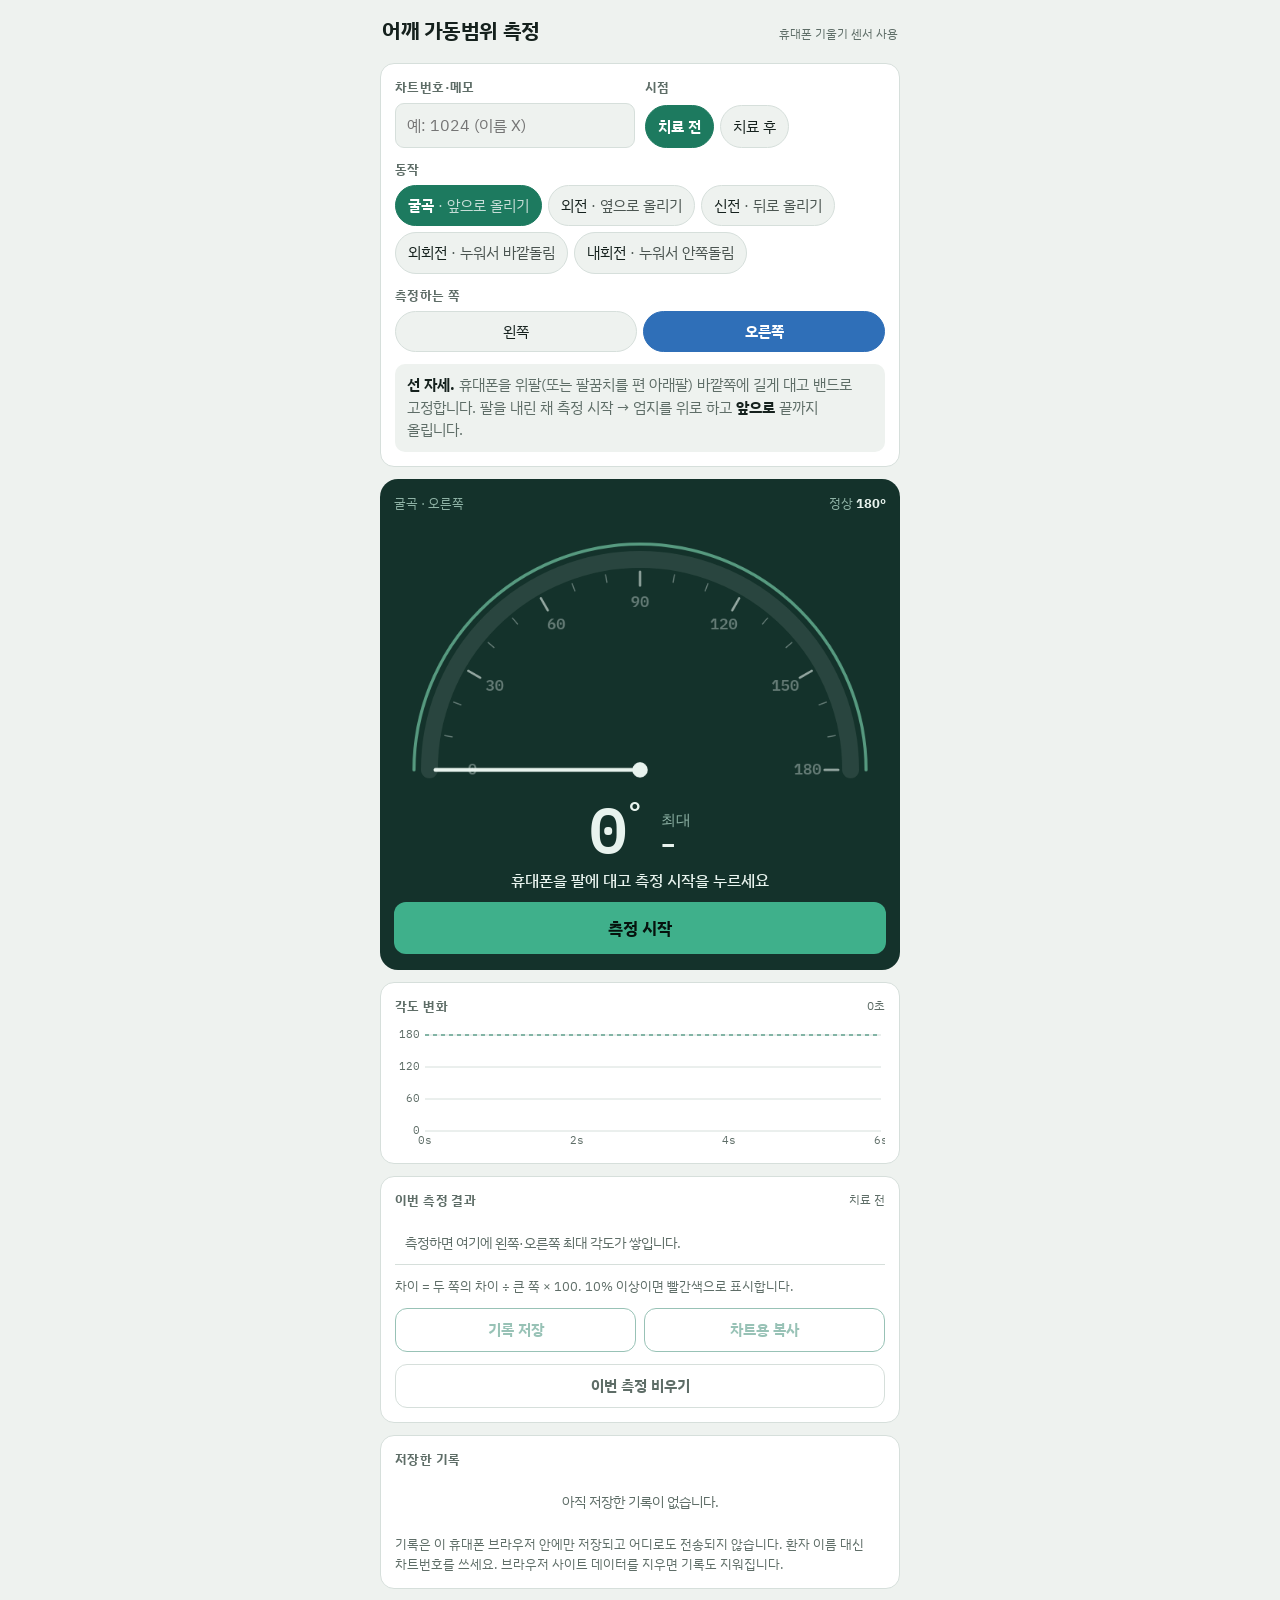
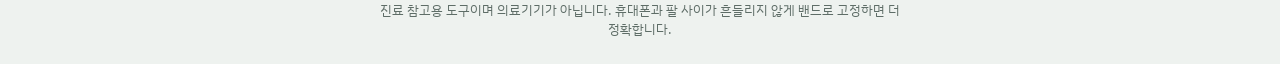
<file: rom/index.html>
<!doctype html>
<html lang="ko">
<head>
<meta charset="utf-8">
<meta name="viewport" content="width=device-width, initial-scale=1, viewport-fit=cover">
<meta name="theme-color" content="#14322b">
<meta name="robots" content="noindex, nofollow">
<title>어깨 가동범위 측정</title>
<link rel="preconnect" href="https://fonts.googleapis.com">
<link rel="stylesheet" href="https://fonts.googleapis.com/css2?family=IBM+Plex+Sans+KR:wght@400;500;700&family=IBM+Plex+Mono:wght@500;600&display=swap">
<style>
  /* 레이아웃: 휴대폰 한 손 조작. 위에서부터 설정 → 계기판 → 그래프 → 결과표 → 기록 */
  :root {
    --bg: #eef2ef; --panel: #ffffff; --ink: #15211d; --sub: #5e6d67; --line: #d6dfdb;
    --accent: #1d7a5f; --accent-ink: #ffffff; --accent-soft: #dcefe7;
    --left: #c2632f; --right: #2f6fb8; --warn: #b5422c; --dial: #14322b; --dial-ink: #e8f3ee; --dial-sub: #8fb3a6;
    --f-body: "IBM Plex Sans KR", "Malgun Gothic", "Apple SD Gothic Neo", sans-serif;
    --f-num: "IBM Plex Mono", ui-monospace, Consolas, monospace;
    color-scheme: light;
  }
  @media (prefers-color-scheme: dark) { :root:not([data-theme="light"]) {
    --bg: #0f1714; --panel: #17221e; --ink: #e5eee9; --sub: #93a59d; --line: #2a3a34;
    --accent: #3fb08b; --accent-ink: #06120d; --accent-soft: #1d3a30;
    --left: #e88a55; --right: #6aa5e8; --warn: #f07a62; --dial: #0b1310; --dial-ink: #e8f3ee; --dial-sub: #7fa596;
    color-scheme: dark; } }
  :root[data-theme="dark"] {
    --bg: #0f1714; --panel: #17221e; --ink: #e5eee9; --sub: #93a59d; --line: #2a3a34;
    --accent: #3fb08b; --accent-ink: #06120d; --accent-soft: #1d3a30;
    --left: #e88a55; --right: #6aa5e8; --warn: #f07a62; --dial: #0b1310; --dial-ink: #e8f3ee; --dial-sub: #7fa596;
    color-scheme: dark; }

  * { box-sizing: border-box; }
  html { -webkit-text-size-adjust: 100%; }
  body { margin: 0; background: var(--bg); color: var(--ink); font: 16px/1.55 var(--f-body); word-break: keep-all;
    padding: env(safe-area-inset-top, 0px) max(14px, env(safe-area-inset-right, 0px)) calc(24px + env(safe-area-inset-bottom, 0px)) max(14px, env(safe-area-inset-left, 0px)); }
  .app { max-width: 520px; margin: 0 auto; display: grid; gap: 12px; padding-top: 10px; }
  header { display: flex; align-items: baseline; justify-content: space-between; gap: 8px; padding: 4px 2px; }
  h1 { font-size: 21px; margin: 0; letter-spacing: -.02em; }
  .tag { font-size: 12px; color: var(--sub); }
  .panel { background: var(--panel); border: 1px solid var(--line); border-radius: 14px; padding: 14px; display: grid; gap: 12px; }
  .label { font-size: 12.5px; font-weight: 700; color: var(--sub); letter-spacing: .03em; }
  .field { display: grid; gap: 6px; }
  .row2 { display: grid; grid-template-columns: 1fr 1fr; gap: 10px; }
  input[type=text] { font: inherit; width: 100%; padding: 9px 11px; border: 1px solid var(--line); border-radius: 9px; background: var(--bg); color: var(--ink); }
  .seg { display: flex; flex-wrap: wrap; gap: 6px; }
  .seg button { font: inherit; font-size: 15px; padding: 8px 12px; border-radius: 999px; border: 1px solid var(--line); background: var(--bg); color: var(--ink); cursor: pointer; min-height: 40px; }
  .seg button[aria-pressed=true] { background: var(--accent); border-color: var(--accent); color: var(--accent-ink); font-weight: 700; }
  .seg.side button[data-v=L][aria-pressed=true] { background: var(--left); border-color: var(--left); color: #fff; }
  .seg.side button[data-v=R][aria-pressed=true] { background: var(--right); border-color: var(--right); color: #fff; }
  .seg.side button { flex: 1; }
  .howto { font-size: 14.5px; color: var(--sub); background: var(--bg); border-radius: 10px; padding: 10px 12px; margin: 0; }
  .howto b { color: var(--ink); }

  /* 계기판 */
  .dial { background: var(--dial); color: var(--dial-ink); border-radius: 18px; padding: 14px 14px 16px; display: grid; gap: 8px; }
  .dial-top { display: flex; justify-content: space-between; font-size: 13px; color: var(--dial-sub); }
  .dial-top b { color: var(--dial-ink); }
  .gauge { width: 100%; max-width: 100%; aspect-ratio: 2 / 1.12; display: block; }
  .readout { display: flex; align-items: flex-end; justify-content: center; gap: 18px; margin-top: -8px; }
  .big { font-family: var(--f-num); font-size: 64px; font-weight: 600; line-height: 1; font-variant-numeric: tabular-nums; }
  .big small { font-size: 26px; vertical-align: top; }
  .peak { font-family: var(--f-num); font-size: 15px; color: var(--dial-sub); text-align: left; line-height: 1.3; }
  .peak b { display: block; font-size: 24px; color: var(--dial-ink); }
  .status { text-align: center; font-size: 16px; min-height: 26px; color: var(--dial-ink); font-weight: 500; }
  .status.go { color: #8ff0c6; }
  .btn { font: inherit; font-weight: 700; font-size: 17px; min-height: 52px; border-radius: 12px; border: 0; cursor: pointer; padding: 0 16px; }
  .btn.main { background: var(--accent); color: var(--accent-ink); width: 100%; }
  .dial .btn.main { background: #3fb08b; color: #06120d; }
  .dial .btn.main.stop { background: #f07a62; color: #1a0703; }
  .btn.ghost { background: transparent; color: var(--accent); border: 1.5px solid var(--accent); min-height: 44px; font-size: 15px; }
  .btn:disabled { opacity: .45; cursor: default; }
  canvas.chart { width: 100%; height: 120px; display: block; }
  .chart-legend { display: flex; justify-content: space-between; font-size: 12px; color: var(--sub); }

  /* 결과표 */
  .table-wrap { overflow-x: auto; }
  table { width: 100%; border-collapse: collapse; font-size: 15px; }
  th, td { padding: 9px 6px; border-bottom: 1px solid var(--line); text-align: right; white-space: nowrap; }
  th:first-child, td:first-child { text-align: left; }
  th { font-size: 12.5px; color: var(--sub); font-weight: 700; }
  td.num { font-family: var(--f-num); font-variant-numeric: tabular-nums; }
  td.L { color: var(--left); } td.R { color: var(--right); }
  .pill { display: inline-block; font-size: 12px; font-weight: 700; padding: 1px 8px; border-radius: 999px; background: var(--accent-soft); color: var(--accent); font-family: var(--f-body); }
  .pill.bad { background: color-mix(in srgb, var(--warn) 16%, transparent); color: var(--warn); }
  .norm { font-size: 12px; color: var(--sub); }
  .actions { display: grid; grid-template-columns: 1fr 1fr; gap: 8px; }
  .hist { display: grid; gap: 8px; }
  .hist-item { border: 1px solid var(--line); border-radius: 10px; padding: 10px 12px; font-size: 14px; display: grid; gap: 4px; }
  .hist-item .h { display: flex; justify-content: space-between; gap: 8px; font-weight: 700; }
  .hist-item .h span { font-weight: 400; color: var(--sub); font-size: 13px; }
  .hist-item .v { font-family: var(--f-num); font-size: 13.5px; color: var(--sub); }
  .hist-item .x { justify-self: end; font: inherit; font-size: 13px; color: var(--warn); background: none; border: 0; cursor: pointer; padding: 2px 0; }
  .empty { color: var(--sub); font-size: 14px; text-align: center; padding: 10px; }
  .note { font-size: 12.5px; color: var(--sub); margin: 0; }
  .toast { position: fixed; left: 50%; bottom: calc(20px + env(safe-area-inset-bottom, 0px)); transform: translateX(-50%); background: var(--ink); color: var(--bg); padding: 10px 16px; border-radius: 999px; font-size: 14px; opacity: 0; transition: opacity .2s; pointer-events: none; }
  .toast.on { opacity: 1; }
  .warnbox { font-size: 14px; background: color-mix(in srgb, var(--warn) 12%, transparent); color: var(--warn); border-radius: 10px; padding: 10px 12px; margin: 0; }
  :focus-visible { outline: 3px solid var(--accent); outline-offset: 2px; }
  @media (prefers-reduced-motion: reduce) { * { transition: none !important; } }
</style>
</head>
<body>
<div class="app">
  <header>
    <h1>어깨 가동범위 측정</h1>
    <span class="tag">휴대폰 기울기 센서 사용</span>
  </header>

  <section class="panel" aria-label="측정 설정">
    <div class="row2">
      <div class="field"><label class="label" for="memo">차트번호·메모</label><input type="text" id="memo" placeholder="예: 1024 (이름 X)" autocomplete="off"></div>
      <div class="field"><span class="label">시점</span>
        <div class="seg" id="phase"><button data-v="치료 전" aria-pressed="true">치료 전</button><button data-v="치료 후" aria-pressed="false">치료 후</button></div>
      </div>
    </div>
    <div class="field"><span class="label">동작</span><div class="seg" id="motion"></div></div>
    <div class="field"><span class="label">측정하는 쪽</span>
      <div class="seg side" id="side"><button data-v="L" aria-pressed="false">왼쪽</button><button data-v="R" aria-pressed="true">오른쪽</button></div>
    </div>
    <p class="howto" id="howto"></p>
  </section>

  <section class="dial" aria-label="계기판">
    <div class="dial-top"><span id="dialName">굴곡 · 오른쪽</span><span>정상 <b id="dialNorm">180°</b></span></div>
    <canvas class="gauge" id="gauge" width="640" height="358" aria-hidden="true"></canvas>
    <div class="readout">
      <div class="big" aria-live="off"><span id="angle">0</span><small>°</small></div>
      <div class="peak">최대<b id="peak">–</b></div>
    </div>
    <div class="status" id="status" role="status">휴대폰을 팔에 대고 측정 시작을 누르세요</div>
    <button class="btn main" id="startBtn">측정 시작</button>
    <p class="warnbox" id="sensorWarn" hidden></p>
  </section>

  <section class="panel" aria-label="각도 그래프">
    <div class="chart-legend"><span class="label">각도 변화</span><span id="chartInfo">0초</span></div>
    <canvas class="chart" id="chart" aria-hidden="true"></canvas>
  </section>

  <section class="panel" aria-label="이번 측정 결과">
    <div class="chart-legend"><span class="label">이번 측정 결과</span><span class="norm" id="resultHead"></span></div>
    <div class="table-wrap"><table id="result"></table></div>
    <p class="note">차이 = 두 쪽의 차이 ÷ 큰 쪽 × 100. 10% 이상이면 빨간색으로 표시합니다.</p>
    <div class="actions">
      <button class="btn ghost" id="saveBtn">기록 저장</button>
      <button class="btn ghost" id="copyBtn">차트용 복사</button>
    </div>
    <button class="btn ghost" id="clearBtn" style="color:var(--sub);border-color:var(--line)">이번 측정 비우기</button>
  </section>

  <section class="panel" aria-label="저장한 기록">
    <span class="label">저장한 기록 <span id="histCount"></span></span>
    <div class="hist" id="hist"></div>
    <p class="note">기록은 이 휴대폰 브라우저 안에만 저장되고 어디로도 전송되지 않습니다. 환자 이름 대신 차트번호를 쓰세요. 브라우저 사이트 데이터를 지우면 기록도 지워집니다.</p>
  </section>

  <p class="note" style="text-align:center">진료 참고용 도구이며 의료기기가 아닙니다. 휴대폰과 팔 사이가 흔들리지 않게 밴드로 고정하면 더 정확합니다.</p>
</div>
<div class="toast" id="toast"></div>

<script>
// ---------- 동작 정보 ----------
// norm: 정상 범위(AAOS 기준 참고값)
const MOTIONS = [
  { id: 'flex', name: '굴곡', desc: '앞으로 올리기', norm: 180,
    how: '<b>선 자세.</b> 휴대폰을 위팔(또는 팔꿈치를 편 아래팔) 바깥쪽에 길게 대고 밴드로 고정합니다. 팔을 내린 채 측정 시작 → 엄지를 위로 하고 <b>앞으로</b> 끝까지 올립니다.' },
  { id: 'abd', name: '외전', desc: '옆으로 올리기', norm: 180,
    how: '<b>선 자세.</b> 휴대폰을 위팔 바깥쪽(또는 뒤쪽)에 길게 대고 고정합니다. 팔을 내린 채 측정 시작 → 손바닥을 앞으로 하고 <b>옆으로</b> 끝까지 올립니다.' },
  { id: 'ext', name: '신전', desc: '뒤로 올리기', norm: 60,
    how: '<b>선 자세.</b> 휴대폰을 위팔 바깥쪽에 길게 대고 고정합니다. 팔을 내린 채 측정 시작 → 몸통이 앞으로 숙여지지 않게 하고 팔을 <b>뒤로</b> 올립니다.' },
  { id: 'er', name: '외회전', desc: '누워서 바깥돌림', norm: 90,
    how: '<b>누운 자세.</b> 어깨를 90° 벌리고 팔꿈치를 90° 굽혀 아래팔이 천장을 향하게 합니다. 휴대폰을 아래팔에 길게 대고 고정 → 측정 시작 → 손등이 <b>머리 쪽 바닥</b>으로 가도록 돌립니다.' },
  { id: 'ir', name: '내회전', desc: '누워서 안쪽돌림', norm: 70,
    how: '<b>누운 자세.</b> 외회전과 같은 시작 자세에서 측정 시작 → 손바닥이 <b>발 쪽 바닥</b>으로 가도록 돌립니다. 어깨가 바닥에서 들리지 않게 잡아 줍니다.' },
];
const SIDE_NAME = { L: '왼쪽', R: '오른쪽' };

// ---------- 저장 ----------
const KEY = 'shoulder-rom-v1';
function loadStore() { try { return JSON.parse(localStorage.getItem(KEY)) || { history: [] }; } catch { return { history: [] }; } }
function saveStore() { try { localStorage.setItem(KEY, JSON.stringify(store)); return true; } catch { return false; } }
let store = loadStore();

// ---------- 상태 ----------
const $ = s => document.querySelector(s);
let motion = MOTIONS[0], side = 'R', phase = '치료 전';
let current = {};                 // { flex: { L: 160, R: 151 }, ... } 이번 측정
let mode = 'idle';                // idle | zeroing | measuring
let up = null, zero = null, angle = 0, peak = 0, samples = [], t0 = 0, returnTimer = 0;
let source = null, lastSensorAt = 0, demo = false, wakeLock = null;

// ---------- 화면: 설정 ----------
$('#motion').innerHTML = MOTIONS.map((m, i) => `<button data-i="${i}" aria-pressed="${i === 0}">${m.name}<span style="font-weight:400;opacity:.75"> · ${m.desc}</span></button>`).join('');
function bindSeg(el, fn) {
  el.addEventListener('click', e => {
    const b = e.target.closest('button'); if (!b || mode !== 'idle') return;
    el.querySelectorAll('button').forEach(x => x.setAttribute('aria-pressed', x === b));
    fn(b); renderSetup();
  });
}
bindSeg($('#motion'), b => motion = MOTIONS[b.dataset.i]);
bindSeg($('#side'), b => side = b.dataset.v);
bindSeg($('#phase'), b => phase = b.dataset.v);
function renderSetup() {
  $('#howto').innerHTML = motion.how;
  $('#dialName').textContent = `${motion.name} · ${SIDE_NAME[side]}`;
  $('#dialNorm').textContent = motion.norm + '°';
  drawGauge();
}

// ---------- 센서 ----------
// 휴대폰이 느끼는 "위쪽" 방향을 몸 기준이 아니라 휴대폰 기준으로 구하고,
// 측정 시작 때의 방향과 지금 방향 사이의 각도를 잽니다. 휴대폰을 어느 면에 대든 같은 방식으로 맞습니다.
const rad = d => d * Math.PI / 180;
function norm3(v) { const n = Math.hypot(v[0], v[1], v[2]) || 1; return [v[0] / n, v[1] / n, v[2] / n]; }
function smooth(v) { up = up ? norm3(up.map((x, i) => x + (v[i] - x) * 0.25)) : v; }
function onOrientation(e) {
  if (e.beta == null || e.gamma == null) return;
  if (source === 'motion') return;
  source = 'orientation'; lastSensorAt = performance.now();
  const b = rad(e.beta), g = rad(e.gamma);
  smooth(norm3([-Math.sin(g) * Math.cos(b), Math.sin(b), Math.cos(b) * Math.cos(g)]));
}
function onMotion(e) {
  const a = e.accelerationIncludingGravity;
  if (!a || a.x == null) return;
  if (source === 'orientation' && performance.now() - lastSensorAt < 500) return;
  source = 'motion'; lastSensorAt = performance.now();
  smooth(norm3([a.x, a.y, a.z]));
}
async function startSensors() {
  try {
    if (typeof DeviceOrientationEvent !== 'undefined' && typeof DeviceOrientationEvent.requestPermission === 'function') {
      const r = await DeviceOrientationEvent.requestPermission();
      if (r !== 'granted') throw new Error('denied');
    }
    if (typeof DeviceMotionEvent !== 'undefined' && typeof DeviceMotionEvent.requestPermission === 'function') {
      try { await DeviceMotionEvent.requestPermission(); } catch {}
    }
  } catch {
    showSensorWarn('움직임 센서 사용을 허용해야 측정할 수 있습니다. 아이폰은 Safari 설정에서 "동작 및 방향 접근"을 켜고 다시 시도해 주세요.');
    return false;
  }
  window.addEventListener('deviceorientation', onOrientation);
  window.addEventListener('devicemotion', onMotion);
  await new Promise(r => setTimeout(r, 700));
  if (!up) {
    showSensorWarn('이 기기에서 움직임 센서를 찾지 못했습니다. 휴대폰의 크롬이나 Safari에서 https 주소로 열어 주세요. 지금은 가상 측정으로 작동 방식을 보여 드립니다.');
    demo = true;
  }
  return true;
}
function showSensorWarn(msg) { const w = $('#sensorWarn'); w.textContent = msg; w.hidden = false; }

// 센서가 없을 때 보여 주는 가상 측정 (0 → 151° → 0)
let demoT = 0;
function demoUp() {
  demoT += 1 / 30;
  const a = rad(Math.max(0, Math.sin(Math.min(demoT / 4, 1) * Math.PI)) * 151 + Math.sin(demoT * 9) * 0.6);
  up = [0, -Math.cos(a), Math.sin(a)];
}

// ---------- 측정 흐름 ----------
function angleNow() {
  if (!up || !zero) return 0;
  const d = up[0] * zero[0] + up[1] * zero[1] + up[2] * zero[2];
  return Math.acos(Math.max(-1, Math.min(1, d))) * 180 / Math.PI;
}
async function begin() {
  if (!demo && !source) { const ok = await startSensors(); if (!ok) return; }
  unlockAudio();
  try { wakeLock = await navigator.wakeLock?.request('screen'); } catch {}
  mode = 'zeroing'; peak = 0; samples = []; zero = null; demoT = 0;
  $('#startBtn').textContent = '취소'; $('#startBtn').classList.add('stop');
  setStatus('가만히 계세요… 3', false); say('가만히 계세요');
  const acc = [0, 0, 0];
  for (let i = 3; i >= 1; i--) {
    setStatus(`가만히 계세요… ${i}`, false); beep(660, .08);
    await wait(1000);
    if (mode !== 'zeroing') return;
    if (demo) demoUp();
    acc[0] += up[0]; acc[1] += up[1]; acc[2] += up[2];
  }
  zero = norm3(acc);
  mode = 'measuring'; t0 = performance.now(); demoT = 0;
  $('#startBtn').textContent = '측정 끝내기';
  setStatus(`${motion.desc}: 끝까지 천천히`, true); beep(990, .18); vibrate(120);
  say(`${motion.desc}. 끝까지 천천히 올려 주세요`);
}
function finish(auto) {
  if (mode !== 'measuring') { cancel(); return; }
  mode = 'idle';
  const val = Math.round(peak);
  current[motion.id] = Object.assign(current[motion.id] || {}, { [side]: val });
  setStatus(`${motion.name} ${SIDE_NAME[side]} 최대 ${val}° 기록`, false);
  beep(520, .12); setTimeout(() => beep(780, .2), 140); vibrate([80, 60, 160]);
  say(`${SIDE_NAME[side]} ${val}도`);
  resetBtn(); renderResult();
  wakeLock?.release?.().catch(() => {}); wakeLock = null;
}
function cancel() { mode = 'idle'; setStatus('취소했습니다', false); resetBtn(); }
function resetBtn() { $('#startBtn').textContent = '측정 시작'; $('#startBtn').classList.remove('stop'); }
$('#startBtn').addEventListener('click', () => { if (mode === 'idle') begin(); else if (mode === 'measuring') finish(false); else cancel(); });
function setStatus(t, go) { const s = $('#status'); s.textContent = t; s.classList.toggle('go', !!go); }
const wait = ms => new Promise(r => setTimeout(r, ms));

function tick() {
  if (demo && mode === 'measuring') demoUp();
  if (mode === 'measuring') {
    angle = angleNow();
    if (angle > peak) peak = angle;
    const t = (performance.now() - t0) / 1000;
    samples.push([t, angle]);
    // 최대치까지 올렸다가 다시 내려오면 자동으로 끝냅니다.
    if (peak > 30 && angle < Math.min(20, peak * 0.25)) { if (!returnTimer) returnTimer = performance.now(); if (performance.now() - returnTimer > 600) finish(true); }
    else returnTimer = 0;
    $('#chartInfo').textContent = t.toFixed(1) + '초';
  } else if (mode === 'idle' && zero && up && !demo) {
    angle = angleNow();
  }
  $('#angle').textContent = Math.round(mode === 'zeroing' ? 0 : angle);
  $('#peak').textContent = peak ? Math.round(peak) + '°' : '–';
  drawGauge(); drawChart();
  requestAnimationFrame(tick);
}

// ---------- 소리·진동·음성 (화면을 못 보는 자세일 때) ----------
let actx = null;
function unlockAudio() { try { actx = actx || new (window.AudioContext || window.webkitAudioContext)(); actx.resume(); } catch {} }
function beep(f, d) {
  try { const o = actx.createOscillator(), g = actx.createGain(); o.frequency.value = f; o.connect(g); g.connect(actx.destination);
    g.gain.setValueAtTime(.2, actx.currentTime); g.gain.exponentialRampToValueAtTime(.001, actx.currentTime + d); o.start(); o.stop(actx.currentTime + d); } catch {}
}
function vibrate(p) { try { navigator.vibrate?.(p); } catch {} }
function say(t) { try { const u = new SpeechSynthesisUtterance(t); u.lang = 'ko-KR'; u.rate = 1.05; speechSynthesis.cancel(); speechSynthesis.speak(u); } catch {} }

// ---------- 그리기 ----------
const css = n => getComputedStyle(document.documentElement).getPropertyValue(n).trim();
function drawGauge() {
  const c = $('#gauge'), x = c.getContext('2d'), W = c.width, H = c.height;
  const cx = W / 2, cy = H - 34, r = W / 2 - 46;
  const ink = '#e8f3ee', sub = 'rgba(232,243,238,.38)', sideCol = side === 'L' ? css('--left') : css('--right');
  x.clearRect(0, 0, W, H);
  const at = d => Math.PI + rad(d);               // 0° 왼쪽 끝 → 180° 오른쪽 끝
  x.lineCap = 'round';
  x.lineWidth = 22; x.strokeStyle = 'rgba(232,243,238,.10)';
  x.beginPath(); x.arc(cx, cy, r, Math.PI, 2 * Math.PI); x.stroke();
  // 정상 범위
  x.lineWidth = 4; x.strokeStyle = 'rgba(143,240,198,.55)';
  x.beginPath(); x.arc(cx, cy, r + 20, Math.PI, at(motion.norm)); x.stroke();
  // 최대치
  if (peak > 0.5) { x.lineWidth = 22; x.strokeStyle = sideCol; x.globalAlpha = .9; x.beginPath(); x.arc(cx, cy, r, Math.PI, at(Math.min(peak, 180))); x.stroke(); x.globalAlpha = 1; }
  // 눈금
  x.font = '600 20px ' + css('--f-num'); x.fillStyle = sub; x.textAlign = 'center'; x.textBaseline = 'middle';
  for (let d = 0; d <= 180; d += 10) {
    const a = at(d), long = d % 30 === 0;
    x.strokeStyle = long ? 'rgba(232,243,238,.6)' : sub; x.lineWidth = long ? 3 : 1.5;
    x.beginPath(); x.moveTo(cx + Math.cos(a) * (r - 16), cy + Math.sin(a) * (r - 16)); x.lineTo(cx + Math.cos(a) * (r - (long ? 34 : 26)), cy + Math.sin(a) * (r - (long ? 34 : 26))); x.stroke();
    if (long) x.fillText(d, cx + Math.cos(a) * (r - 56), cy + Math.sin(a) * (r - 56));
  }
  // 바늘
  const shown = mode === 'zeroing' ? 0 : Math.min(angle, 180), a = at(shown);
  x.strokeStyle = ink; x.lineWidth = 5;
  x.beginPath(); x.moveTo(cx, cy); x.lineTo(cx + Math.cos(a) * (r - 8), cy + Math.sin(a) * (r - 8)); x.stroke();
  x.fillStyle = ink; x.beginPath(); x.arc(cx, cy, 10, 0, 2 * Math.PI); x.fill();
}
function drawChart() {
  const c = $('#chart'), dpr = window.devicePixelRatio || 1, w = c.clientWidth, h = c.clientHeight;
  if (c.width !== Math.round(w * dpr)) { c.width = Math.round(w * dpr); c.height = Math.round(h * dpr); }
  const x = c.getContext('2d'); x.setTransform(dpr, 0, 0, dpr, 0, 0); x.clearRect(0, 0, w, h);
  const L = 30, B = h - 18, T = 6, R = w - 4, maxT = Math.max(6, samples.length ? samples[samples.length - 1][0] : 0);
  x.font = '11px ' + css('--f-num'); x.fillStyle = css('--sub'); x.strokeStyle = css('--line'); x.lineWidth = 1; x.textAlign = 'right'; x.textBaseline = 'middle';
  for (const d of [0, 60, 120, 180]) { const y = B - (B - T) * d / 180; x.beginPath(); x.moveTo(L, y); x.lineTo(R, y); x.stroke(); x.fillText(d, L - 5, y); }
  x.textAlign = 'center'; x.textBaseline = 'top';
  for (let s = 0; s <= maxT; s += maxT > 12 ? 4 : 2) x.fillText(s + 's', L + (R - L) * s / maxT, B + 4);
  const yN = B - (B - T) * motion.norm / 180; x.setLineDash([4, 4]); x.strokeStyle = css('--accent'); x.beginPath(); x.moveTo(L, yN); x.lineTo(R, yN); x.stroke(); x.setLineDash([]);
  if (samples.length > 1) {
    x.strokeStyle = side === 'L' ? css('--left') : css('--right'); x.lineWidth = 2.2; x.beginPath();
    samples.forEach(([t, d], i) => { const px = L + (R - L) * t / maxT, py = B - (B - T) * Math.min(d, 180) / 180; i ? x.lineTo(px, py) : x.moveTo(px, py); });
    x.stroke();
  }
}

// ---------- 결과표 ----------
function asym(l, r) { return (l == null || r == null || !Math.max(l, r)) ? null : Math.abs(l - r) / Math.max(l, r) * 100; }
function rowsOf(res) { return MOTIONS.filter(m => res[m.id]).map(m => ({ m, L: res[m.id].L, R: res[m.id].R })); }
function renderResult() {
  const rows = rowsOf(current);
  $('#resultHead').textContent = [$('#memo').value.trim(), phase].filter(Boolean).join(' · ');
  $('#result').innerHTML = rows.length
    ? `<tr><th>동작 (정상)</th><th>왼쪽</th><th>오른쪽</th><th>차이</th></tr>` + rows.map(({ m, L, R }) => {
        const a = asym(L, R);
        return `<tr><td>${m.name} <span class="norm">${m.norm}°</span></td><td class="num L">${L != null ? L + '°' : '–'}</td><td class="num R">${R != null ? R + '°' : '–'}</td>
          <td>${a == null ? '<span class="norm">–</span>' : `<span class="pill ${a >= 10 ? 'bad' : ''}">${a.toFixed(1)}%</span>`}</td></tr>`;
      }).join('')
    : `<tr><td class="empty" colspan="4">측정하면 여기에 왼쪽·오른쪽 최대 각도가 쌓입니다.</td></tr>`;
  $('#saveBtn').disabled = $('#copyBtn').disabled = !rows.length;
}
function summaryText(rec) {
  const lines = rowsOf(rec.result).map(({ m, L, R }) => {
    const a = asym(L, R);
    return `${m.name} L ${L ?? '-'}° / R ${R ?? '-'}°${a == null ? '' : ` (차이 ${a.toFixed(1)}%)`}`;
  });
  return `[어깨 ROM] ${rec.date} ${rec.phase}${rec.memo ? ' ' + rec.memo : ''}\n` + lines.join('\n');
}
function nowStr() { const d = new Date(), p = n => String(n).padStart(2, '0'); return `${d.getFullYear()}-${p(d.getMonth() + 1)}-${p(d.getDate())} ${p(d.getHours())}:${p(d.getMinutes())}`; }
function toast(t) { const el = $('#toast'); el.textContent = t; el.classList.add('on'); clearTimeout(toast.t); toast.t = setTimeout(() => el.classList.remove('on'), 1800); }

$('#saveBtn').addEventListener('click', () => {
  store.history.unshift({ id: Date.now().toString(36), date: nowStr(), memo: $('#memo').value.trim(), phase, result: JSON.parse(JSON.stringify(current)) });
  toast(saveStore() ? '저장했습니다' : '이 브라우저에서는 저장할 수 없습니다');
  renderHist();
});
$('#copyBtn').addEventListener('click', async () => {
  const text = summaryText({ date: nowStr(), memo: $('#memo').value.trim(), phase, result: current });
  try { await navigator.clipboard.writeText(text); toast('복사했습니다. 차트에 붙여 넣으세요'); }
  catch { toast('복사하지 못했습니다'); }
});
let clearArmed = 0;
$('#clearBtn').addEventListener('click', e => {
  if (Date.now() - clearArmed > 3000) { clearArmed = Date.now(); e.target.textContent = '한 번 더 누르면 비웁니다'; setTimeout(() => e.target.textContent = '이번 측정 비우기', 3000); return; }
  current = {}; peak = 0; samples = []; renderResult(); e.target.textContent = '이번 측정 비우기'; toast('비웠습니다');
});
$('#memo').addEventListener('input', renderResult);

// ---------- 기록 ----------
function renderHist() {
  const h = store.history;
  $('#histCount').textContent = h.length ? `(${h.length})` : '';
  $('#hist').innerHTML = h.length ? h.map(r => {
    // 같은 메모의 바로 이전 기록과 비교 (치료 전 → 치료 후)
    const prev = r.memo && h.find(o => o !== r && o.memo === r.memo && o.date <= r.date && h.indexOf(o) > h.indexOf(r));
    const vals = rowsOf(r.result).map(({ m, L, R }) => {
      const d = s => { const p = prev?.result?.[m.id]?.[s], v = r.result[m.id][s]; return v == null ? '-' : v + '°' + (p != null ? `(${v - p >= 0 ? '+' : ''}${v - p})` : ''); };
      return `${m.name} L ${d('L')} R ${d('R')}`;
    }).join(' · ');
    return `<div class="hist-item"><div class="h">${esc(r.memo || '메모 없음')} · ${esc(r.phase)}<span>${esc(r.date)}</span></div>
      <div class="v">${vals}</div>${prev ? `<div class="norm">괄호 안은 ${esc(prev.date)} ${esc(prev.phase)} 대비 변화</div>` : ''}
      <button class="x" data-del="${r.id}">삭제</button></div>`;
  }).join('') : '<div class="empty">아직 저장한 기록이 없습니다.</div>';
}
$('#hist').addEventListener('click', e => {
  const id = e.target.dataset.del; if (!id) return;
  if (e.target.dataset.armed !== '1') { e.target.dataset.armed = '1'; e.target.textContent = '한 번 더 누르면 삭제'; return; }
  store.history = store.history.filter(r => r.id !== id); saveStore(); renderHist();
});
const esc = s => String(s ?? '').replace(/[&<>"']/g, c => ({ '&': '&amp;', '<': '&lt;', '>': '&gt;', '"': '&quot;', "'": '&#39;' }[c]));

// ---------- 시작 ----------
if (!window.isSecureContext) showSensorWarn('휴대폰 센서는 https 주소에서만 작동합니다. 안내받은 https 주소로 열어 주세요.');
renderSetup(); renderResult(); renderHist(); requestAnimationFrame(tick);
</script>
</body>
</html>
</file>
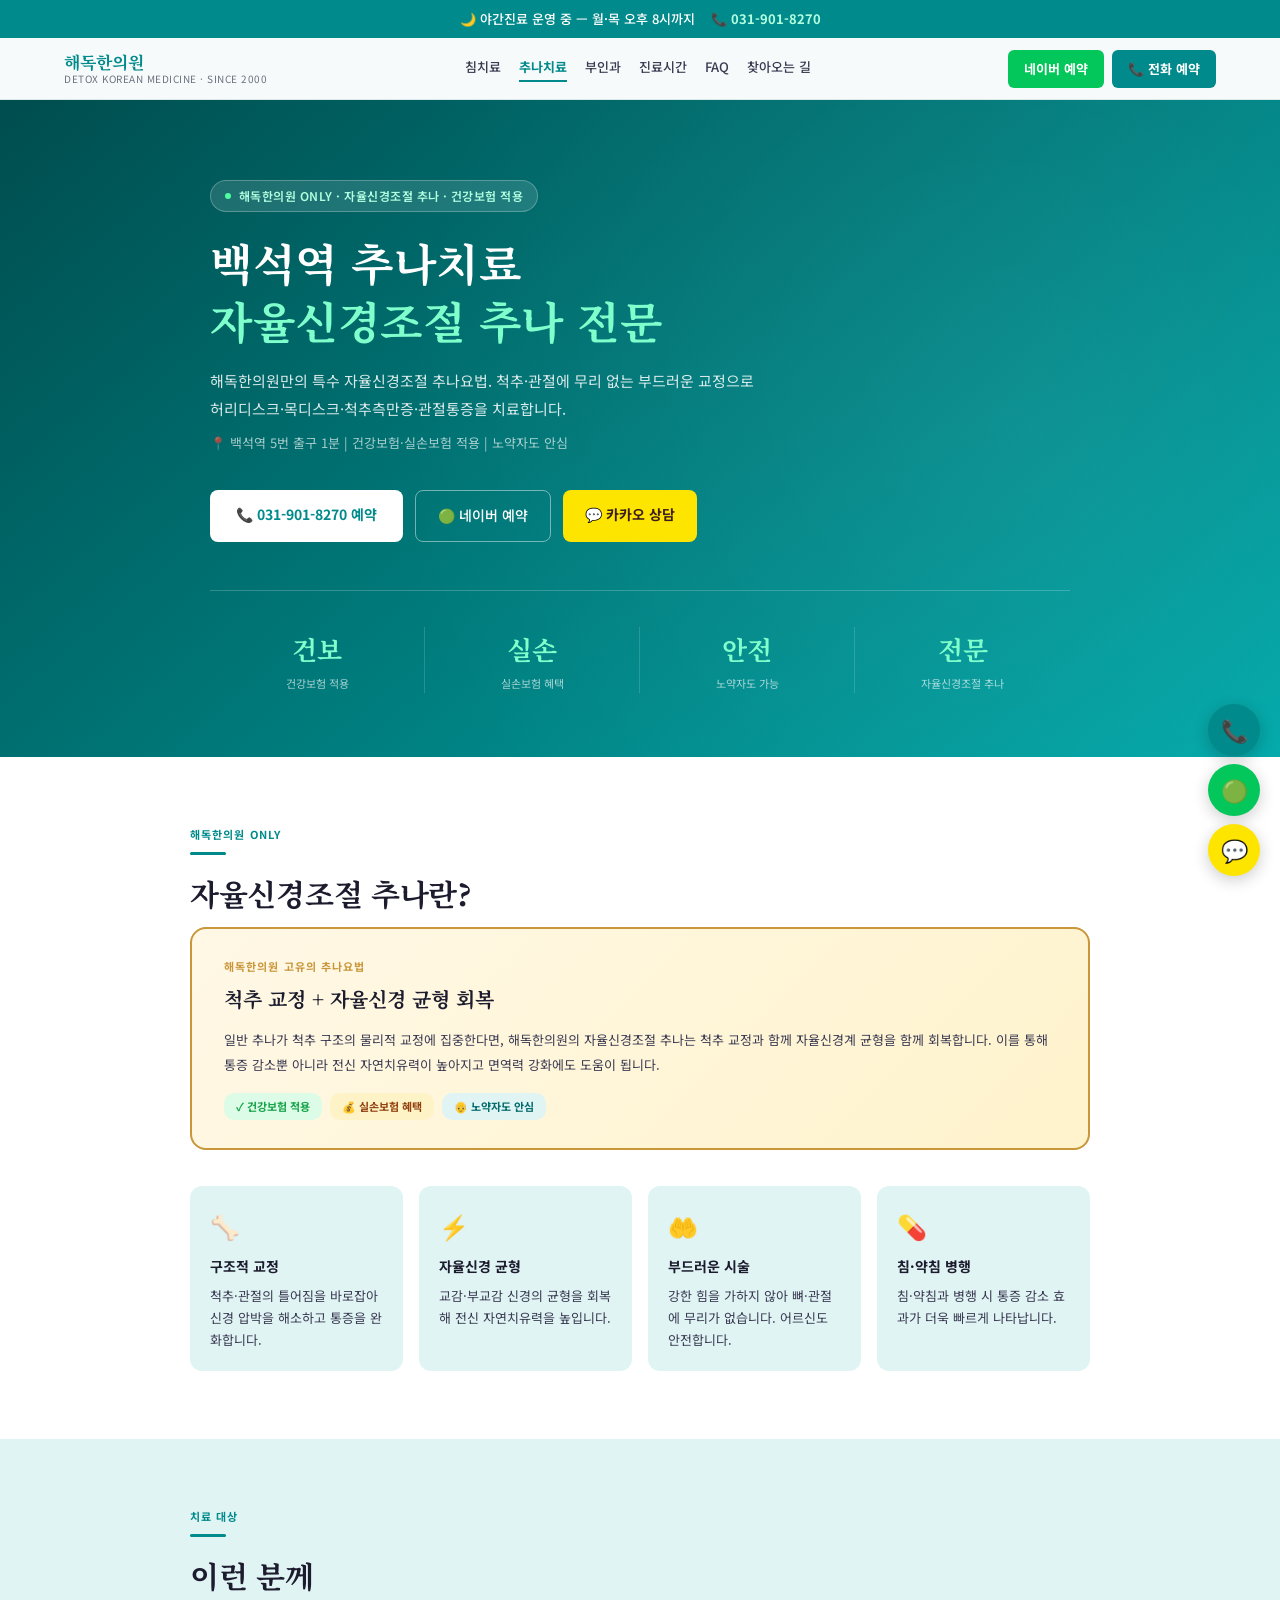
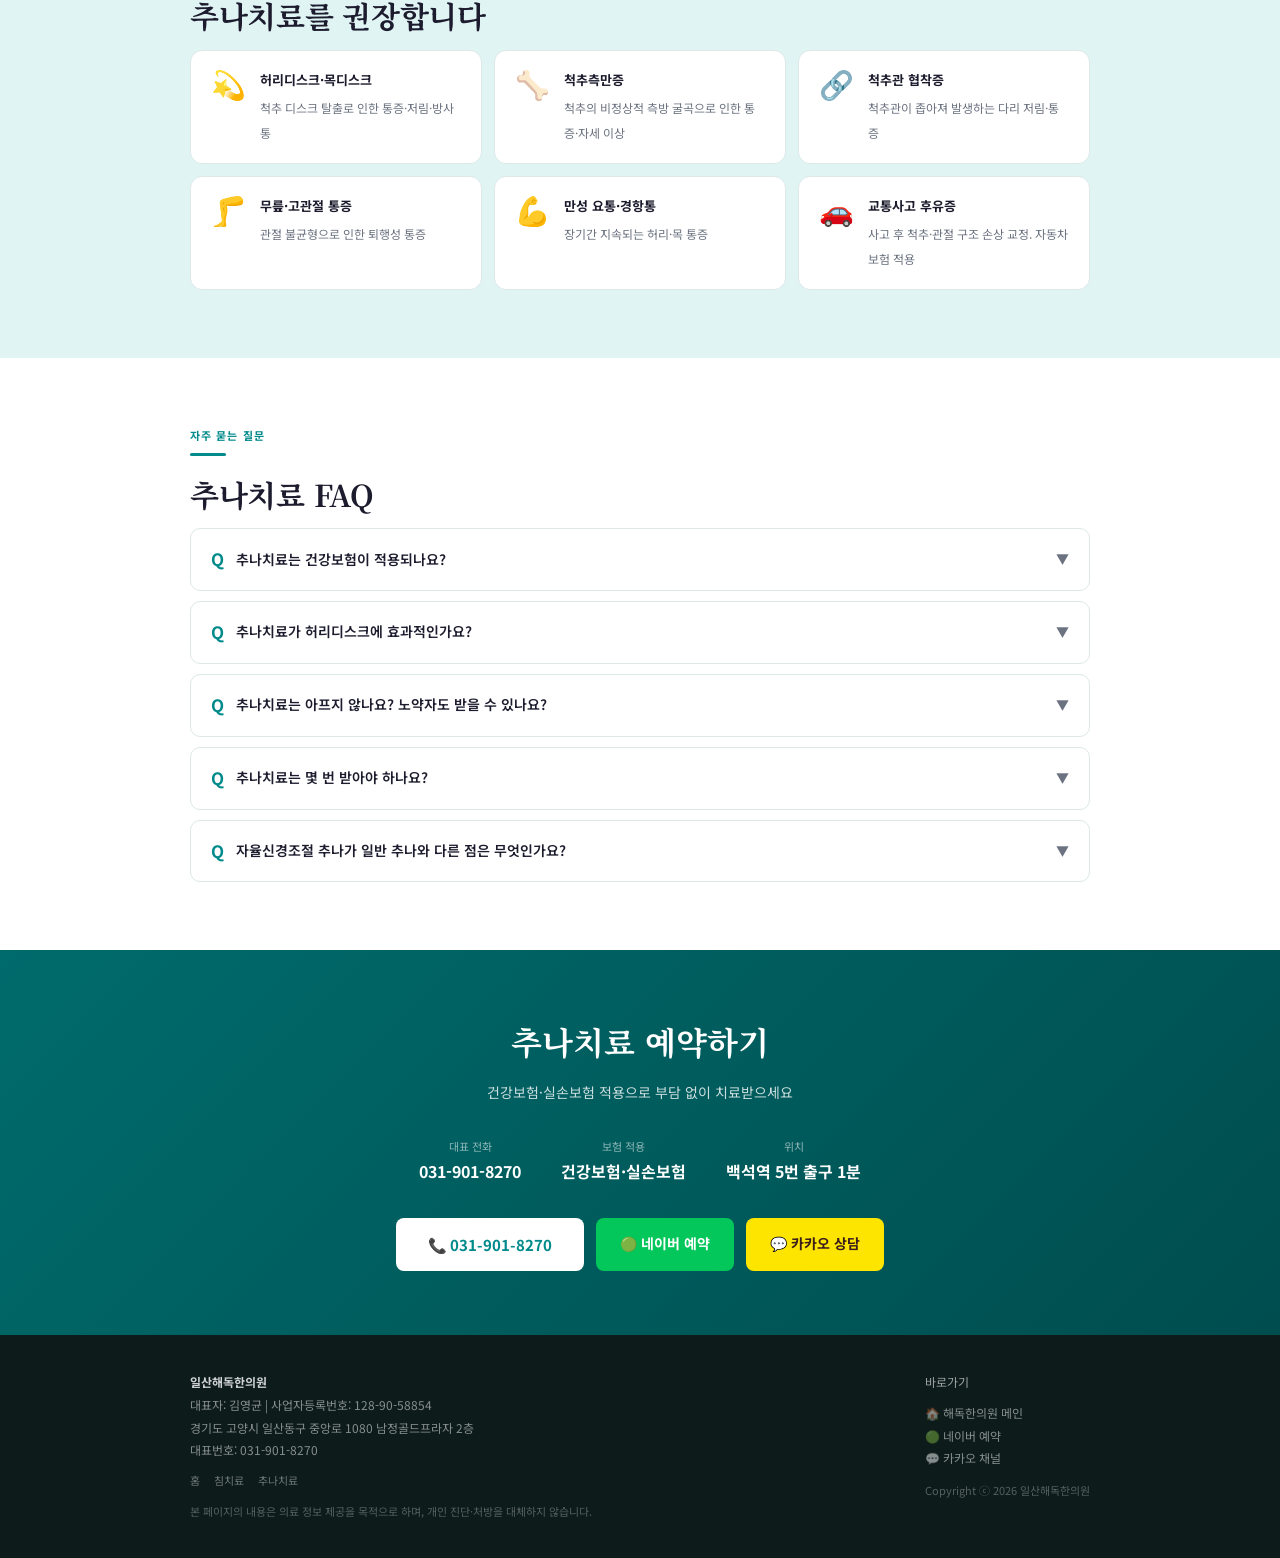
<file: chuna.html>
<!DOCTYPE html>
<html lang="ko">
<head>
<!-- Google tag (gtag.js) -->
<script async src="https://www.googletagmanager.com/gtag/js?id=G-VT2Q48K8S3"></script>
<script>
  window.dataLayer = window.dataLayer || [];
  function gtag(){dataLayer.push(arguments);}
  gtag('js', new Date());
  gtag('config', 'G-VT2Q48K8S3');
</script>
<meta charset="UTF-8">
<meta name="viewport" content="width=device-width, initial-scale=1.0">
<link rel="preconnect" href="https://fonts.googleapis.com">
<link rel="preconnect" href="https://fonts.gstatic.com" crossorigin>
<link rel="stylesheet" href="https://fonts.googleapis.com/css2?family=Noto+Serif+KR:wght@400;700&family=Noto+Sans+KR:wght@300;400;500;700&display=swap">
<link rel="sitemap" type="application/xml" href="/sitemap.xml">
<link rel="stylesheet" href="styles.css">

<title>백석역 추나치료 | 자율신경조절 추나 건강보험 — 일산해독한의원</title>
<meta name="description" content="백석역 5번 출구 1분. 해독한의원만의 자율신경조절 추나치료. 허리디스크·척추측만증·관절통증. 건강보험·실손보험 적용. 노약자도 안심. 야간진료 월·목 8시까지. 031-901-8270">
<meta name="keywords" content="백석역 추나치료, 일산 추나치료, 백석역 추나, 자율신경조절 추나, 허리디스크 추나, 척추 추나치료, 고양시 추나, 건강보험 추나치료, 실손보험 추나">
<meta name="robots" content="index, follow, max-snippet:-1, max-image-preview:large, max-video-preview:-1">
<meta name="author" content="일산해독한의원">
<link rel="canonical" href="https://detox9338.github.io/chuna.html">
<meta name="naver-site-verification" content="9c24897bf1ac9241d5176c8fa0ec1f7f9dc38cd4">

<meta property="og:title" content="백석역 추나치료 | 자율신경조절 추나 — 일산해독한의원">
<meta property="og:description" content="해독한의원만의 자율신경조절 추나. 허리디스크·척추·관절 치료. 건강보험·실손보험 적용. 031-901-8270">
<meta property="og:type" content="website">
<meta property="og:url" content="https://detox9338.github.io/chuna.html">
<meta property="og:site_name" content="일산해독한의원">
<meta property="og:image" content="https://cdn.imweb.me/thumbnail/20260127/518c2e6e47505.png">
<meta property="og:locale" content="ko_KR">
<meta name="twitter:card" content="summary_large_image">
<meta name="twitter:title" content="백석역 추나치료 | 자율신경조절 추나 — 일산해독한의원">
<meta name="twitter:description" content="해독한의원만의 자율신경조절 추나. 건강보험·실손보험 적용. 031-901-8270">
<meta name="twitter:image" content="https://cdn.imweb.me/thumbnail/20260127/518c2e6e47505.png">

<script type="application/ld+json">
{
  "@context": "https://schema.org",
  "@type": "MedicalTherapy",
  "name": "자율신경조절 추나치료",
  "alternateName": ["추나치료", "추나요법", "척추 교정"],
  "description": "해독한의원만의 자율신경조절 추나요법. 척추·관절에 무리 없는 부드러운 교정 치료. 허리디스크·목디스크·척추측만증·관절통증에 적용. 건강보험·실손보험 적용. 노약자도 안심.",
  "provider": {
    "@type": "MedicalClinic",
    "name": "일산해독한의원",
    "telephone": "031-901-8270",
    "url": "https://detox9338.github.io",
    "address": {
      "@type": "PostalAddress",
      "streetAddress": "중앙로 1080 남정골드프라자 2층",
      "addressLocality": "고양시 일산동구",
      "addressRegion": "경기도",
      "addressCountry": "KR"
    }
  }
}
</script>
<script type="application/ld+json">
{
  "@context": "https://schema.org",
  "@type": "FAQPage",
  "mainEntity": [
    {
      "@type": "Question",
      "name": "추나치료는 건강보험이 적용되나요?",
      "acceptedAnswer": {"@type": "Answer", "text": "네, 해독한의원의 자율신경조절 추나치료는 건강보험과 실손보험이 모두 적용됩니다. 건강보험 적용으로 본인 부담이 크게 줄어들며, 실손보험 가입자라면 추가 혜택을 받을 수 있습니다. 자세한 비용은 031-901-8270으로 문의해 주세요."}
    },
    {
      "@type": "Question",
      "name": "추나치료가 허리디스크에 효과적인가요?",
      "acceptedAnswer": {"@type": "Answer", "text": "네, 추나치료는 허리디스크로 인한 통증과 신경 압박 증상에 효과적입니다. 해독한의원의 자율신경조절 추나는 척추와 관절에 무리를 주지 않는 부드러운 방법으로 구조적 교정을 진행합니다. 침·약침과 병행 시 더욱 효과적입니다."}
    },
    {
      "@type": "Question",
      "name": "추나치료는 아프지 않나요? 노약자도 받을 수 있나요?",
      "acceptedAnswer": {"@type": "Answer", "text": "해독한의원의 자율신경조절 추나는 강한 힘을 가하지 않는 부드러운 치료법으로, 뼈나 관절에 무리가 없습니다. 나이가 많으신 어르신도 안심하고 받으실 수 있으며, 골다공증이 있는 경우에도 상담 후 안전하게 시술 가능합니다."}
    },
    {
      "@type": "Question",
      "name": "추나치료는 몇 번 받아야 하나요?",
      "acceptedAnswer": {"@type": "Answer", "text": "증상의 종류와 중증도에 따라 다르지만, 일반적으로 주 2~3회, 4~8주 정도의 치료 과정을 권장합니다. 첫 방문 시 상태를 진단한 후 개인별 맞춤 치료 계획을 수립합니다. 치료 경과에 따라 횟수와 기간이 조정될 수 있습니다."}
    },
    {
      "@type": "Question",
      "name": "자율신경조절 추나가 일반 추나와 다른 점은 무엇인가요?",
      "acceptedAnswer": {"@type": "Answer", "text": "일반 추나가 척추·관절의 구조적 교정에 초점을 맞춘다면, 해독한의원의 자율신경조절 추나는 척추 교정과 함께 자율신경계 균형 회복을 동시에 추구합니다. 이를 통해 통증 감소뿐 아니라 전신 자연치유력 향상과 면역력 강화에도 도움이 됩니다."}
    }
  ]
}
</script>
</head>
<body>

<div class="topbar">
  🌙 야간진료 운영 중 — 월·목 오후 8시까지
  <a href="tel:0319018270">📞 031-901-8270</a>
</div>

<header>
  <a href="index.html" class="logo-wrap">
    <span class="logo-main">해독한의원</span>
    <span class="logo-sub">DETOX KOREAN MEDICINE · SINCE 2000</span>
  </a>
  <nav>
    <a href="acupuncture.html">침치료</a>
    <a href="chuna.html" class="active">추나치료</a>
    <a href="women.html">부인과</a>
    <a href="index.html#hours">진료시간</a>
    <a href="index.html#faq">FAQ</a>
    <a href="index.html#location">찾아오는 길</a>
  </nav>
  <div class="hdr-cta">
    <a href="https://m.booking.naver.com/booking/6/bizes/209863?theme=place&service-target=map-pc&area=bmp" target="_blank" class="btn-call" style="background:#03c75a">네이버 예약</a>
    <a href="tel:0319018270" class="btn-call">📞 전화 예약</a>
  </div>
</header>

<section class="hero">
  <div class="hero-inner">
    <div class="hero-badge">
      <span class="badge-dot"></span>
      해독한의원 ONLY · 자율신경조절 추나 · 건강보험 적용
    </div>
    <h1>백석역 추나치료<br><em>자율신경조절 추나 전문</em></h1>
    <p class="hero-lead">해독한의원만의 특수 자율신경조절 추나요법. 척추·관절에 무리 없는 부드러운 교정으로 허리디스크·목디스크·척추측만증·관절통증을 치료합니다.</p>
    <p class="hero-detail">📍 백석역 5번 출구 1분 | 건강보험·실손보험 적용 | 노약자도 안심</p>
    <div class="hero-btns">
      <a href="tel:0319018270" class="h-btn-p">📞 031-901-8270 예약</a>
      <a href="https://m.booking.naver.com/booking/6/bizes/209863?theme=place&service-target=map-pc&area=bmp" target="_blank" class="h-btn-s">🟢 네이버 예약</a>
      <a href="https://open.kakao.com/o/s62bgsri" target="_blank" class="h-btn-kakao">💬 카카오 상담</a>
    </div>
    <div class="hero-stats">
      <div class="hero-stat"><span class="stat-num">건보</span><div class="stat-label">건강보험 적용</div></div>
      <div class="hero-stat"><span class="stat-num">실손</span><div class="stat-label">실손보험 혜택</div></div>
      <div class="hero-stat"><span class="stat-num">안전</span><div class="stat-label">노약자도 가능</div></div>
      <div class="hero-stat"><span class="stat-num">전문</span><div class="stat-label">자율신경조절 추나</div></div>
    </div>
  </div>
</section>

<!-- 자율신경조절 추나 소개 -->
<section style="background:var(--white)">
  <div class="sec-inner">
    <div class="eyebrow">해독한의원 ONLY</div>
    <div class="divider"></div>
    <h2 class="sec-title">자율신경조절 추나란?</h2>

    <div style="background:linear-gradient(135deg,#fff8e6,#fff3cc);border:2px solid #c9963a;border-radius:16px;padding:28px 32px;margin-bottom:36px" class="fade-in">
      <div style="position:relative">
        <div style="font-size:11px;font-weight:700;color:#c9963a;letter-spacing:.1em;margin-bottom:6px">해독한의원 고유의 추나요법</div>
        <h3 style="font-family:'Noto Serif KR',serif;font-size:20px;font-weight:700;color:#1c1c2e;margin-bottom:12px">척추 교정 + 자율신경 균형 회복</h3>
        <p style="font-size:13px;color:#3a3a52;line-height:1.9;margin-bottom:16px">일반 추나가 척추 구조의 물리적 교정에 집중한다면, 해독한의원의 자율신경조절 추나는 척추 교정과 함께 자율신경계 균형을 함께 회복합니다. 이를 통해 통증 감소뿐 아니라 전신 자연치유력이 높아지고 면역력 강화에도 도움이 됩니다.</p>
        <div style="display:flex;gap:8px;flex-wrap:wrap">
          <span style="background:#dcfce7;color:#16a34a;font-size:11px;font-weight:700;padding:4px 12px;border-radius:10px">✓ 건강보험 적용</span>
          <span style="background:#fef3c7;color:#92400e;font-size:11px;font-weight:700;padding:4px 12px;border-radius:10px">💰 실손보험 혜택</span>
          <span style="background:#e0f4f4;color:#006b6c;font-size:11px;font-weight:700;padding:4px 12px;border-radius:10px">👴 노약자도 안심</span>
        </div>
      </div>
    </div>

    <div style="display:grid;grid-template-columns:repeat(auto-fit,minmax(200px,1fr));gap:16px" class="fade-in">
      <div style="background:var(--teal-light);border-radius:12px;padding:20px">
        <div style="font-size:24px;margin-bottom:8px">🦴</div>
        <h3 style="font-size:14px;font-weight:700;margin-bottom:6px">구조적 교정</h3>
        <p style="font-size:13px;color:var(--ink2);line-height:1.7">척추·관절의 틀어짐을 바로잡아 신경 압박을 해소하고 통증을 완화합니다.</p>
      </div>
      <div style="background:var(--teal-light);border-radius:12px;padding:20px">
        <div style="font-size:24px;margin-bottom:8px">⚡</div>
        <h3 style="font-size:14px;font-weight:700;margin-bottom:6px">자율신경 균형</h3>
        <p style="font-size:13px;color:var(--ink2);line-height:1.7">교감·부교감 신경의 균형을 회복해 전신 자연치유력을 높입니다.</p>
      </div>
      <div style="background:var(--teal-light);border-radius:12px;padding:20px">
        <div style="font-size:24px;margin-bottom:8px">🤲</div>
        <h3 style="font-size:14px;font-weight:700;margin-bottom:6px">부드러운 시술</h3>
        <p style="font-size:13px;color:var(--ink2);line-height:1.7">강한 힘을 가하지 않아 뼈·관절에 무리가 없습니다. 어르신도 안전합니다.</p>
      </div>
      <div style="background:var(--teal-light);border-radius:12px;padding:20px">
        <div style="font-size:24px;margin-bottom:8px">💊</div>
        <h3 style="font-size:14px;font-weight:700;margin-bottom:6px">침·약침 병행</h3>
        <p style="font-size:13px;color:var(--ink2);line-height:1.7">침·약침과 병행 시 통증 감소 효과가 더욱 빠르게 나타납니다.</p>
      </div>
    </div>
  </div>
</section>

<!-- 적응증 -->
<section class="tx-section" id="symptoms">
  <div class="sec-inner">
    <div class="eyebrow">치료 대상</div>
    <div class="divider"></div>
    <h2 class="sec-title">이런 분께<br>추나치료를 권장합니다</h2>
    <div class="sym-grid fade-in">
      <div class="sym-card"><div class="sym-ico">💫</div><div class="sym-text"><strong>허리디스크·목디스크</strong><span>척추 디스크 탈출로 인한 통증·저림·방사통</span></div></div>
      <div class="sym-card"><div class="sym-ico">🦴</div><div class="sym-text"><strong>척추측만증</strong><span>척추의 비정상적 측방 굴곡으로 인한 통증·자세 이상</span></div></div>
      <div class="sym-card"><div class="sym-ico">🔗</div><div class="sym-text"><strong>척추관 협착증</strong><span>척추관이 좁아져 발생하는 다리 저림·통증</span></div></div>
      <div class="sym-card"><div class="sym-ico">🦵</div><div class="sym-text"><strong>무릎·고관절 통증</strong><span>관절 불균형으로 인한 퇴행성 통증</span></div></div>
      <div class="sym-card"><div class="sym-ico">💪</div><div class="sym-text"><strong>만성 요통·경항통</strong><span>장기간 지속되는 허리·목 통증</span></div></div>
      <div class="sym-card"><div class="sym-ico">🚗</div><div class="sym-text"><strong>교통사고 후유증</strong><span>사고 후 척추·관절 구조 손상 교정. 자동차보험 적용</span></div></div>
    </div>
  </div>
</section>

<!-- FAQ -->
<section id="faq" style="background:var(--white)">
  <div class="sec-inner">
    <div class="eyebrow">자주 묻는 질문</div>
    <div class="divider"></div>
    <h2 class="sec-title">추나치료 FAQ</h2>
    <div class="faq-list fade-in">
      <div class="faq-item">
        <div class="faq-q" onclick="tf(this)"><span class="qm">Q</span><span>추나치료는 건강보험이 적용되나요?</span><span class="arr">▼</span></div>
        <div class="faq-a">네, 해독한의원의 자율신경조절 추나치료는 건강보험과 실손보험이 모두 적용됩니다. 건강보험 적용으로 본인 부담이 크게 줄어들며, 실손보험 가입자라면 추가 혜택을 받을 수 있습니다. 자세한 비용은 031-901-8270으로 문의해 주세요.</div>
      </div>
      <div class="faq-item">
        <div class="faq-q" onclick="tf(this)"><span class="qm">Q</span><span>추나치료가 허리디스크에 효과적인가요?</span><span class="arr">▼</span></div>
        <div class="faq-a">네, 추나치료는 허리디스크로 인한 통증과 신경 압박 증상에 효과적입니다. 해독한의원의 자율신경조절 추나는 척추와 관절에 무리를 주지 않는 부드러운 방법으로 구조적 교정을 진행합니다. 침·약침과 병행 시 더욱 효과적입니다.</div>
      </div>
      <div class="faq-item">
        <div class="faq-q" onclick="tf(this)"><span class="qm">Q</span><span>추나치료는 아프지 않나요? 노약자도 받을 수 있나요?</span><span class="arr">▼</span></div>
        <div class="faq-a">해독한의원의 자율신경조절 추나는 강한 힘을 가하지 않는 부드러운 치료법으로, 뼈나 관절에 무리가 없습니다. 나이가 많으신 어르신도 안심하고 받으실 수 있으며, 상담 후 안전하게 시술 가능합니다.</div>
      </div>
      <div class="faq-item">
        <div class="faq-q" onclick="tf(this)"><span class="qm">Q</span><span>추나치료는 몇 번 받아야 하나요?</span><span class="arr">▼</span></div>
        <div class="faq-a">증상의 종류와 중증도에 따라 다르지만, 일반적으로 주 2~3회, 4~8주 정도의 치료 과정을 권장합니다. 첫 방문 시 상태를 진단한 후 개인별 맞춤 치료 계획을 수립합니다.</div>
      </div>
      <div class="faq-item">
        <div class="faq-q" onclick="tf(this)"><span class="qm">Q</span><span>자율신경조절 추나가 일반 추나와 다른 점은 무엇인가요?</span><span class="arr">▼</span></div>
        <div class="faq-a">일반 추나가 척추·관절의 구조적 교정에 초점을 맞춘다면, 해독한의원의 자율신경조절 추나는 척추 교정과 함께 자율신경계 균형 회복을 동시에 추구합니다. 통증 감소뿐 아니라 전신 자연치유력 향상과 면역력 강화에도 도움이 됩니다.</div>
      </div>
    </div>
  </div>
</section>

<section class="cta-sec">
  <h2>추나치료 예약하기</h2>
  <p>건강보험·실손보험 적용으로 부담 없이 치료받으세요</p>
  <div class="cta-info-row">
    <div class="cta-info-item"><span>대표 전화</span><strong>031-901-8270</strong></div>
    <div class="cta-info-item"><span>보험 적용</span><strong>건강보험·실손보험</strong></div>
    <div class="cta-info-item"><span>위치</span><strong>백석역 5번 출구 1분</strong></div>
  </div>
  <div class="cta-btns">
    <a href="tel:0319018270" class="cta-btn-call">📞 031-901-8270</a>
    <a href="https://m.booking.naver.com/booking/6/bizes/209863?theme=place&service-target=map-pc&area=bmp" target="_blank" class="cta-btn-naver">🟢 네이버 예약</a>
    <a href="https://open.kakao.com/o/s62bgsri" target="_blank" class="cta-btn-kakao">💬 카카오 상담</a>
  </div>
</section>

<div class="floating">
  <a href="tel:0319018270" class="float-btn fb-call" title="전화 예약">📞</a>
  <a href="https://m.booking.naver.com/booking/6/bizes/209863?theme=place&service-target=map-pc&area=bmp" target="_blank" class="float-btn fb-naver" title="네이버 예약">🟢</a>
  <a href="https://open.kakao.com/o/s62bgsri" target="_blank" class="float-btn fb-kakao" title="카카오 상담">💬</a>
</div>

<footer>
  <div class="footer-inner">
    <div>
      <p><strong>일산해독한의원</strong></p>
      <p>대표자: 김영균 | 사업자등록번호: 128-90-58854</p>
      <p>경기도 고양시 일산동구 중앙로 1080 남정골드프라자 2층</p>
      <p>대표번호: 031-901-8270</p>
      <div class="footer-links">
        <a href="index.html">홈</a>
        <a href="acupuncture.html">침치료</a>
        <a href="chuna.html">추나치료</a>
      </div>
      <p style="margin-top:10px;font-size:11px;color:rgba(255,255,255,.3)">본 페이지의 내용은 의료 정보 제공을 목적으로 하며, 개인 진단·처방을 대체하지 않습니다.</p>
    </div>
    <div>
      <p style="color:rgba(255,255,255,.6);font-size:12px;margin-bottom:8px">바로가기</p>
      <p><a href="https://www.detoxis.co.kr" style="color:rgba(255,255,255,.5);text-decoration:none">🏠 해독한의원 메인</a></p>
      <p><a href="https://m.booking.naver.com/booking/6/bizes/209863" target="_blank" style="color:rgba(255,255,255,.5);text-decoration:none">🟢 네이버 예약</a></p>
      <p><a href="https://pf.kakao.com/_bdbEb" target="_blank" style="color:rgba(255,255,255,.5);text-decoration:none">💬 카카오 채널</a></p>
      <p style="margin-top:10px;font-size:11px;color:rgba(255,255,255,.3)">Copyright ⓒ 2026 일산해독한의원</p>
    </div>
  </div>
</footer>

<script>
  function tf(el){const item=el.closest('.faq-item');const open=item.classList.contains('open');document.querySelectorAll('.faq-item.open').forEach(i=>i.classList.remove('open'));if(!open)item.classList.add('open');}
  const obs=new IntersectionObserver(entries=>{entries.forEach(e=>{if(e.isIntersecting)e.target.classList.add('visible')});},{threshold:0.1});
  document.querySelectorAll('.fade-in').forEach(el=>obs.observe(el));
  document.querySelectorAll('a[href^="tel:"]').forEach(b=>b.addEventListener('click',()=>{gtag('event','phone_call',{event_category:'CTA'});}));
  document.querySelectorAll('a[href*="booking.naver"]').forEach(b=>b.addEventListener('click',()=>{gtag('event','naver_booking',{event_category:'CTA'});}));
  document.querySelectorAll('a[href*="kakao"]').forEach(b=>b.addEventListener('click',()=>{gtag('event','kakao_contact',{event_category:'CTA'});}));
</script>
</body>
</html>
</file>
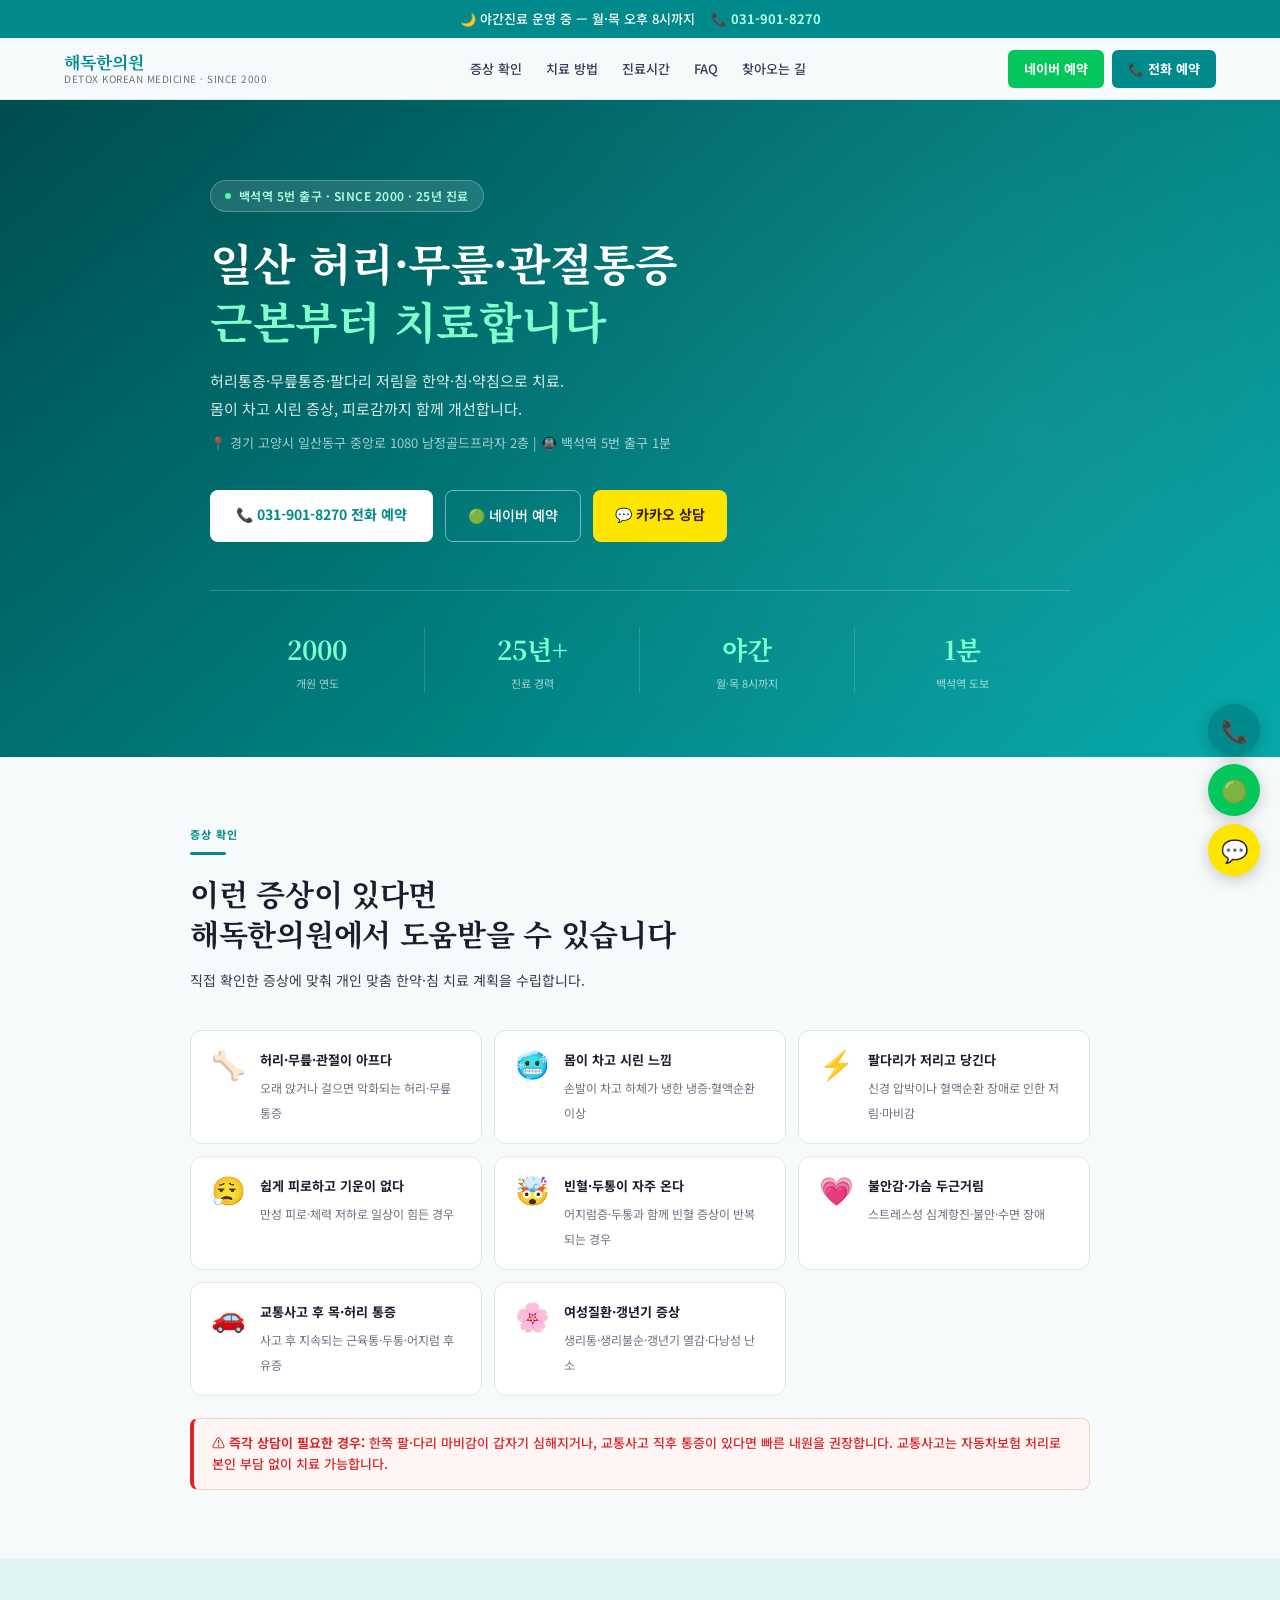
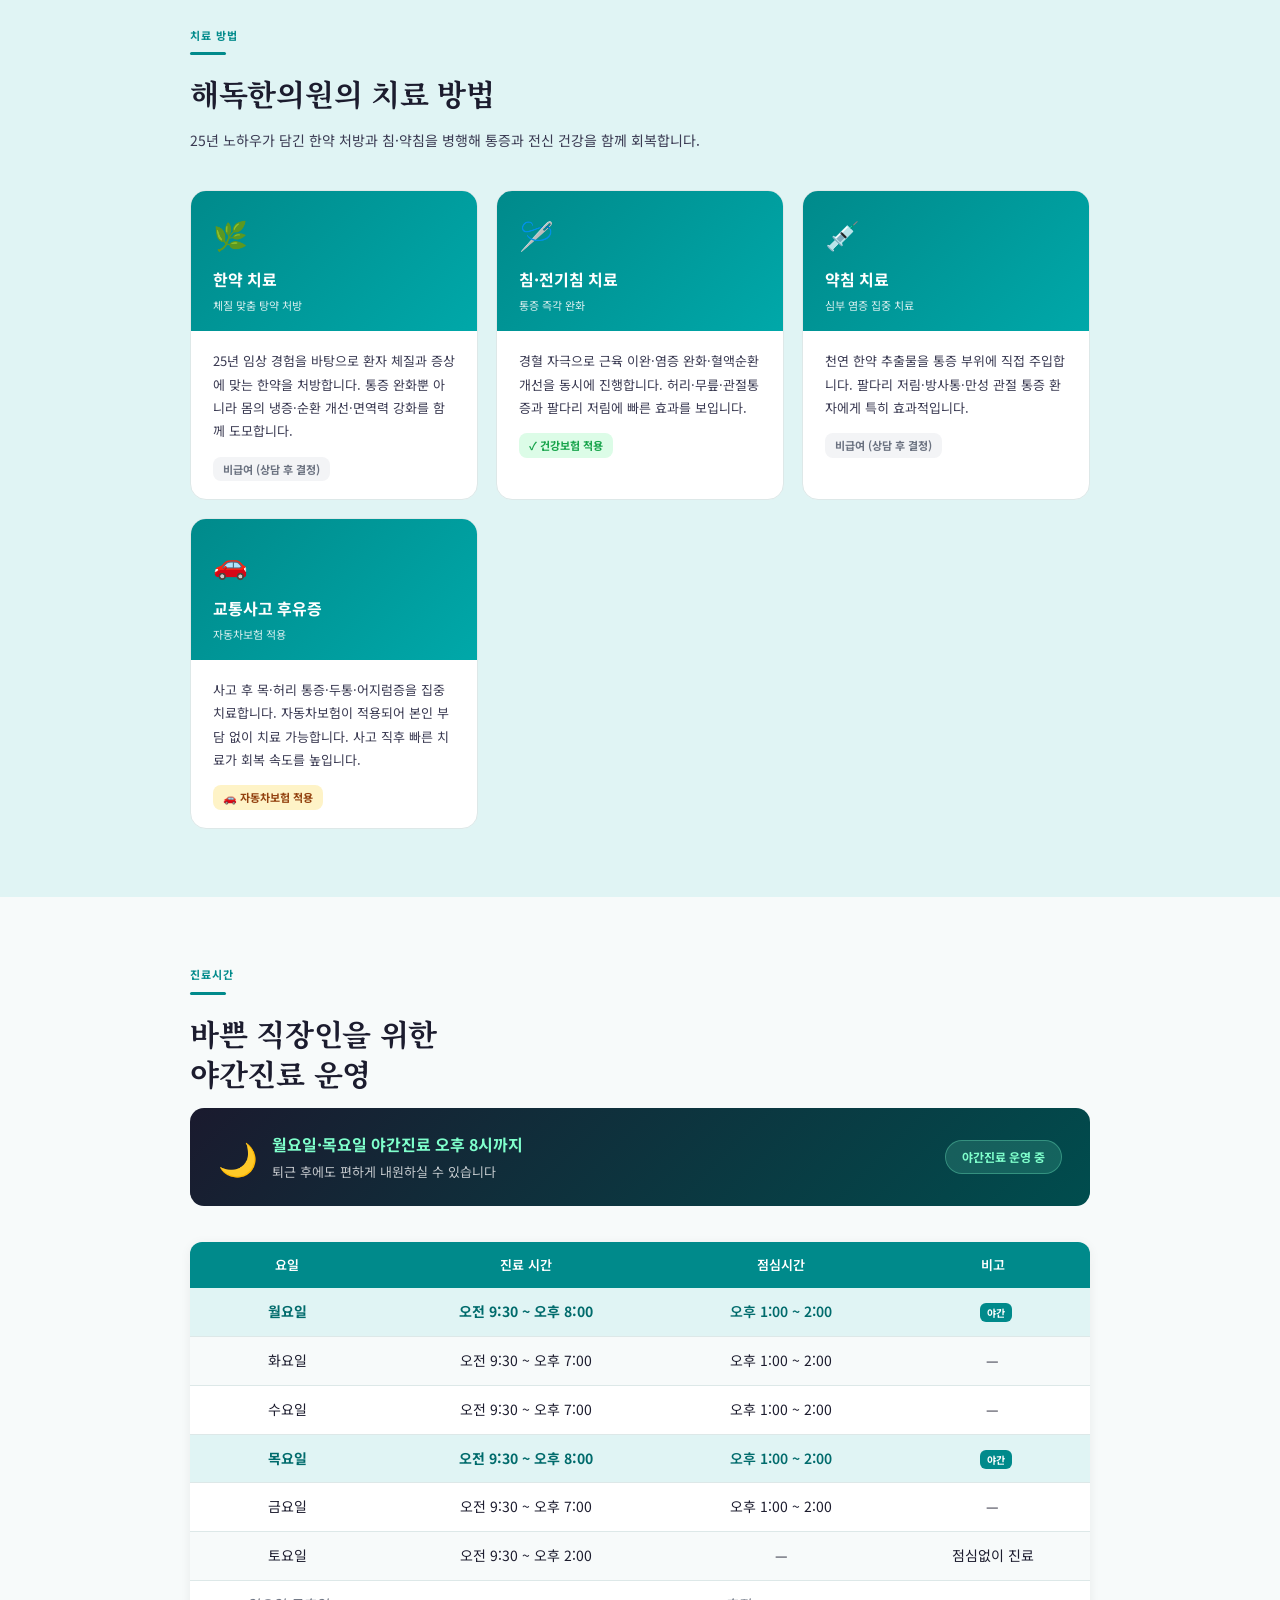
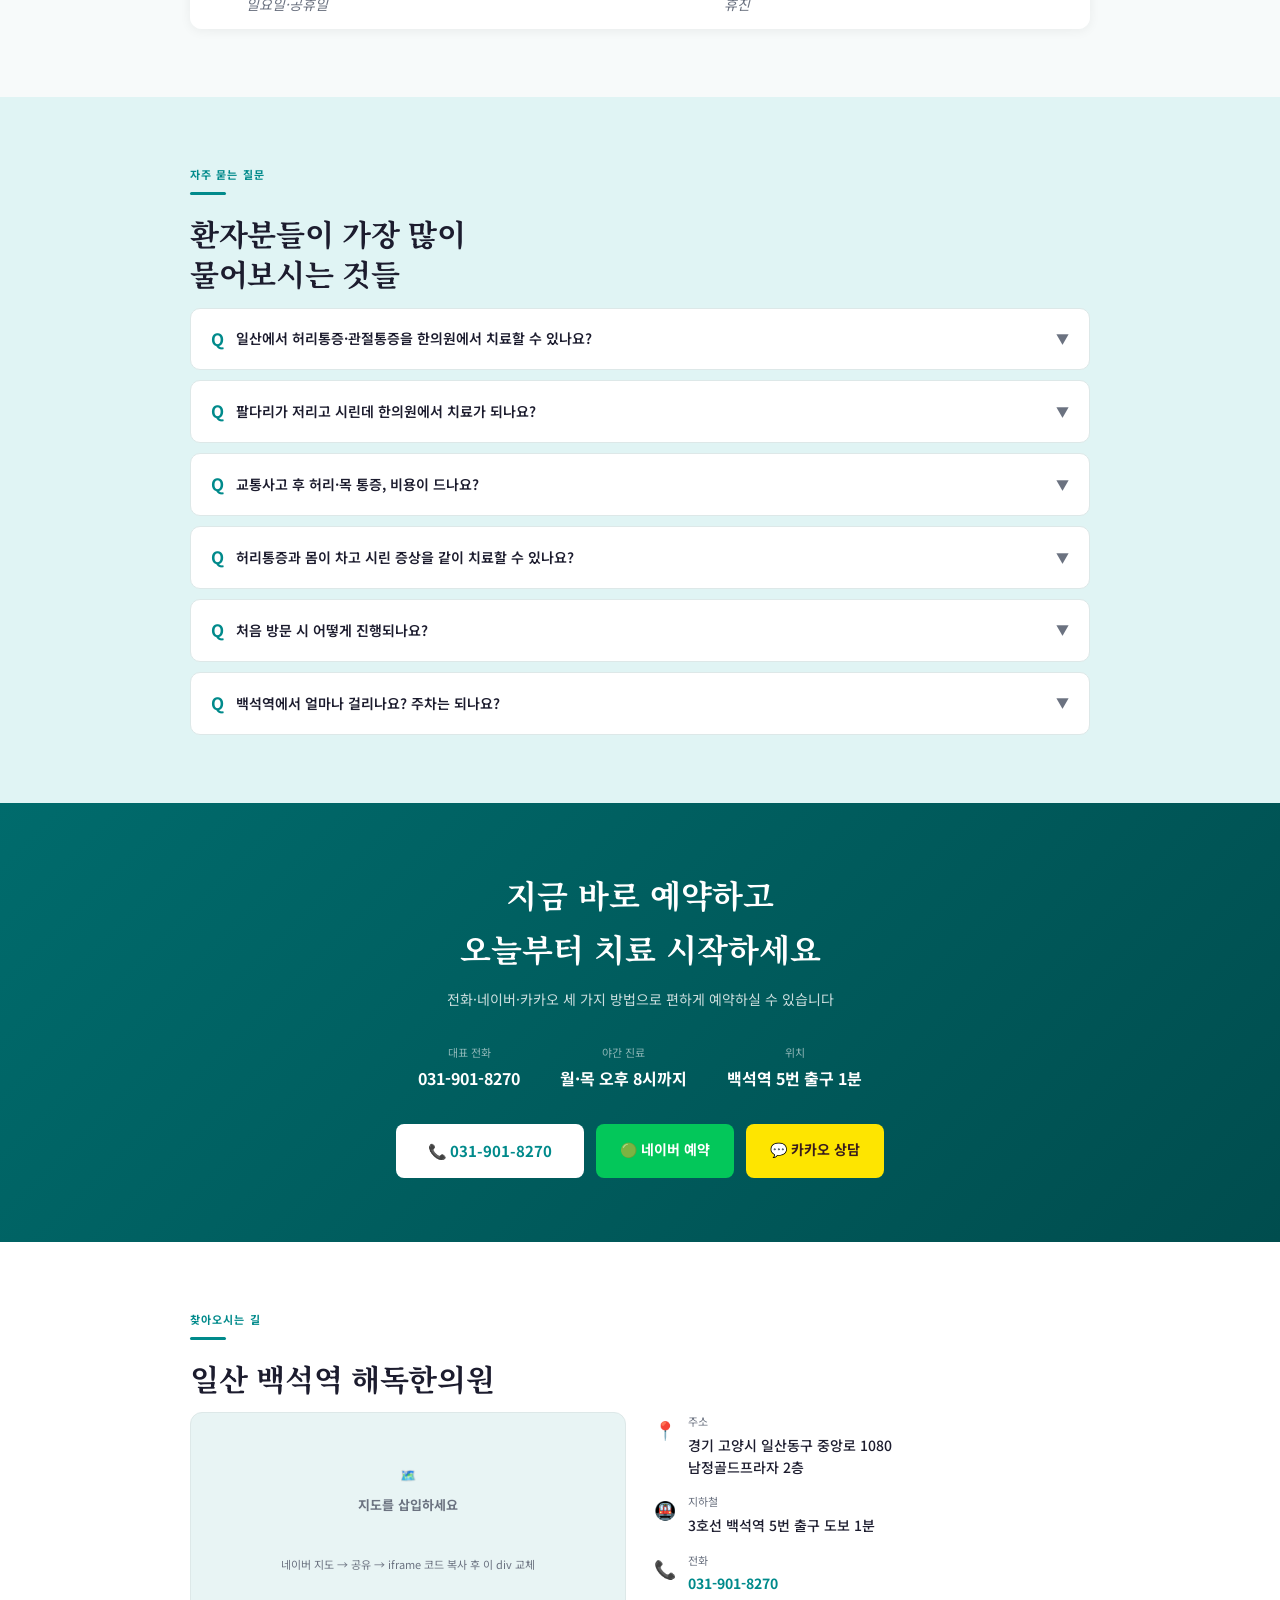
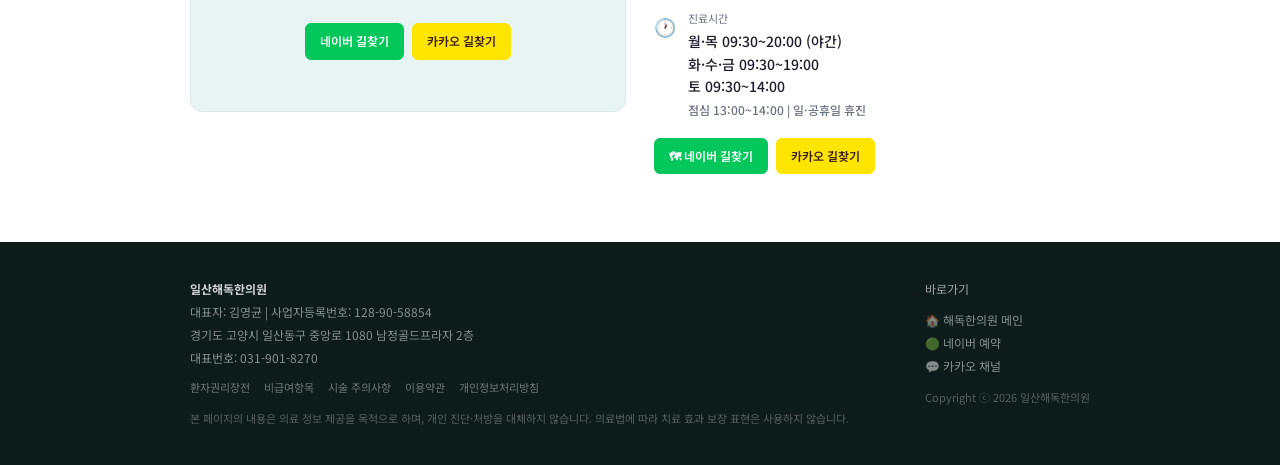
<file: ilsan-pain-clinic.html>
<!DOCTYPE html>
<html lang="ko">
<head>
<meta charset="UTF-8">
<meta name="viewport" content="width=device-width, initial-scale=1.0">

<!-- ★ SEO 핵심 태그 -->
<title>일산 허리·무릎·관절통증 한의원 | 일산해독한의원 백석역 5번출구</title>
<meta name="description" content="일산 백석역 5번 출구 해독한의원. 허리통증·무릎통증·관절통·팔다리저림을 한약·침·약침으로 치료. 야간진료(월·목 8시까지). 031-901-8270">
<meta name="keywords" content="일산 허리통증 한의원, 일산 관절통증 한의원, 백석역 한의원, 일산 팔다리저림, 고양시 허리한의원, 일산 무릎통증, 백석동 한의원">
<meta name="robots" content="index, follow">
<meta name="author" content="일산해독한의원">
<meta name="naver-site-verification" content="9c24897bf1ac9241d5176c8fa0ec1f7f9dc38cd4">

<!-- Open Graph -->
<meta property="og:title" content="일산 허리·관절통증 한의원 | 해독한의원 백석역">
<meta property="og:description" content="백석역 5번 출구 해독한의원. 허리·무릎·관절통증, 팔다리 저림 전문 치료. 야간진료 운영.">
<meta property="og:type" content="website">
<meta property="og:url" content="https://www.detoxis.co.kr">
<meta property="og:image" content="https://cdn.imweb.me/upload/S20240215be1b552aba88c/2b786ee712592.png">
<meta property="og:locale" content="ko_KR">

<!-- ★ 구조화 데이터 - MedicalClinic (구글·AI 인용 핵심) -->
<script type="application/ld+json">
{
  "@context": "https://schema.org",
  "@type": "MedicalClinic",
  "name": "일산해독한의원",
  "alternateName": "백석역 해독한의원",
  "description": "일산 백석역 5번 출구에 위치한 해독한의원. 허리·무릎·관절통증, 담적·위장질환, 여성질환, 호흡기질환 등 치료.",
  "url": "https://www.detoxis.co.kr",
  "telephone": "031-901-8270",
  "address": {
    "@type": "PostalAddress",
    "streetAddress": "중앙로 1080 남정골드프라자 2층",
    "addressLocality": "고양시 일산동구",
    "addressRegion": "경기도",
    "postalCode": "10402",
    "addressCountry": "KR"
  },
  "geo": {
    "@type": "GeoCoordinates",
    "latitude": 37.6584,
    "longitude": 126.7762
  },
  "openingHoursSpecification": [
    {"@type":"OpeningHoursSpecification","dayOfWeek":["Monday","Thursday"],"opens":"09:30","closes":"20:00"},
    {"@type":"OpeningHoursSpecification","dayOfWeek":["Tuesday","Wednesday","Friday"],"opens":"09:30","closes":"19:00"},
    {"@type":"OpeningHoursSpecification","dayOfWeek":["Saturday"],"opens":"09:30","closes":"14:00"}
  ],
  "hasMap": "https://naver.me/502vSCnV",
  "medicalSpecialty": "통증 한의학",
  "founder": {"@type":"Person","name":"김영균"},
  "foundingDate": "2000",
  "sameAs": ["https://www.detoxis.co.kr","https://pf.kakao.com/_bdbEb"]
}
</script>

<!-- ★ FAQPage 구조화 데이터 (AI 답변 인용 핵심) -->
<script type="application/ld+json">
{
  "@context": "https://schema.org",
  "@type": "FAQPage",
  "mainEntity": [
    {
      "@type": "Question",
      "name": "일산에서 허리통증·관절통증을 한의원에서 치료할 수 있나요?",
      "acceptedAnswer": {
        "@type": "Answer",
        "text": "네, 일산 해독한의원에서는 허리통증, 무릎통증, 관절통증을 한약·침·약침 등 비수술 방법으로 치료합니다. 백석역 5번 출구 앞에 위치하며 월·목요일 오후 8시까지 야간진료를 운영해 직장인도 편하게 방문할 수 있습니다."
      }
    },
    {
      "@type": "Question",
      "name": "팔다리가 저리고 시린데 한의원에서 치료가 가능한가요?",
      "acceptedAnswer": {
        "@type": "Answer",
        "text": "팔다리 저림·시림 증상은 혈액순환 장애나 신경 압박이 원인인 경우가 많습니다. 해독한의원에서는 한약치료와 침 치료를 통해 순환을 개선하고 신경 자극을 완화합니다. 증상에 따라 치료 방법을 달리하므로 먼저 내원 상담을 권장합니다."
      }
    },
    {
      "@type": "Question",
      "name": "야간진료는 언제 운영하나요?",
      "acceptedAnswer": {
        "@type": "Answer",
        "text": "월요일과 목요일은 오후 8시까지 야간진료를 운영합니다. 화·수·금요일은 오후 7시, 토요일은 오후 2시까지 진료합니다. 일요일과 공휴일은 휴진입니다."
      }
    },
    {
      "@type": "Question",
      "name": "백석역에서 해독한의원은 얼마나 걸리나요?",
      "acceptedAnswer": {
        "@type": "Answer",
        "text": "지하철 3호선 백석역 5번 출구에서 도보 1분 거리입니다. 경기 고양시 일산동구 중앙로 1080 남정골드프라자 2층에 위치합니다. 주차도 가능합니다."
      }
    },
    {
      "@type": "Question",
      "name": "허리통증과 몸이 차고 시린 증상을 같이 치료할 수 있나요?",
      "acceptedAnswer": {
        "@type": "Answer",
        "text": "네, 해독한의원은 통증 치료와 함께 몸의 냉증·순환 개선을 함께 진료합니다. 한약을 통한 체질 개선과 침·약침을 병행해 통증 완화와 전신 건강 회복을 동시에 도모합니다."
      }
    },
    {
      "@type": "Question",
      "name": "교통사고 후 허리·목 통증도 치료되나요?",
      "acceptedAnswer": {
        "@type": "Answer",
        "text": "네, 해독한의원은 교통사고 후유증 전문 진료를 운영합니다. 자동차보험이 적용되어 본인 부담 없이 치료받을 수 있으며, 사고 직후 빠른 치료일수록 회복이 빠릅니다. 031-901-8270으로 문의 주세요."
      }
    }
  ]
}
</script>

<style>
@import url('https://fonts.googleapis.com/css2?family=Noto+Serif+KR:wght@400;700&family=Noto+Sans+KR:wght@300;400;500;700&display=swap');

:root {
  --teal: #008a8b;
  --teal-dark: #006b6c;
  --teal-light: #e0f4f4;
  --teal-mid: #b2e4e4;
  --gold: #c9963a;
  --ink: #1c1c2e;
  --ink2: #3a3a52;
  --muted: #6b7280;
  --bg: #f7fafa;
  --white: #ffffff;
  --border: #dde8e8;
  --red: #dc2626;
  --green: #16a34a;
}

*,*::before,*::after{box-sizing:border-box;margin:0;padding:0}
html{scroll-behavior:smooth}
body{font-family:'Noto Sans KR',sans-serif;background:var(--bg);color:var(--ink);line-height:1.7;font-size:15px}

/* 상단 알림바 */
.topbar{background:var(--teal);color:#fff;text-align:center;padding:8px 5%;font-size:13px;font-weight:500}
.topbar a{color:#b2ffe0;text-decoration:none;margin-left:12px;font-weight:700}

/* 헤더 */
header{position:sticky;top:0;z-index:100;background:rgba(247,250,250,0.96);backdrop-filter:blur(10px);border-bottom:1px solid var(--border);padding:0 5%;display:flex;align-items:center;justify-content:space-between;height:62px}
.logo-wrap{display:flex;flex-direction:column;line-height:1.2}
.logo-main{font-family:'Noto Serif KR',serif;font-size:17px;font-weight:700;color:var(--teal)}
.logo-sub{font-size:10px;color:var(--muted);letter-spacing:.05em}
nav{display:flex;gap:24px}
nav a{font-size:13px;color:var(--ink2);text-decoration:none;font-weight:500;transition:color .2s}
nav a:hover{color:var(--teal)}
.hdr-cta{display:flex;gap:8px}
.btn-call{background:var(--teal);color:#fff;padding:8px 16px;border-radius:6px;font-size:13px;font-weight:700;text-decoration:none;transition:background .2s;white-space:nowrap}
.btn-call:hover{background:var(--teal-dark)}
.btn-kakao{background:#fee500;color:#3a1d1d;padding:8px 14px;border-radius:6px;font-size:13px;font-weight:700;text-decoration:none;white-space:nowrap}

/* 히어로 */
.hero{background:linear-gradient(140deg,#004d4e 0%,#007a7b 50%,#00a8a9 100%);color:#fff;padding:80px 5% 64px;position:relative;overflow:hidden}
.hero::before{content:'';position:absolute;inset:0;background-image:radial-gradient(circle at 80% 50%,rgba(255,255,255,.06) 0,transparent 60%)}
.hero-inner{max-width:860px;margin:0 auto;position:relative}
.hero-badge{display:inline-flex;align-items:center;gap:8px;background:rgba(255,255,255,.12);border:1px solid rgba(255,255,255,.25);color:#b2ffe0;font-size:12px;font-weight:600;padding:5px 14px;border-radius:20px;margin-bottom:22px;letter-spacing:.04em}
.badge-dot{width:6px;height:6px;border-radius:50%;background:#4effa0;animation:pulse 2s infinite}
@keyframes pulse{0%,100%{opacity:1}50%{opacity:.4}}
.hero h1{font-family:'Noto Serif KR',serif;font-size:clamp(26px,4.5vw,44px);font-weight:700;line-height:1.3;margin-bottom:18px;letter-spacing:-.5px}
.hero h1 em{color:#7fffcc;font-style:normal}
.hero-lead{font-size:15px;color:rgba(255,255,255,.85);line-height:1.85;margin-bottom:10px;max-width:560px}
.hero-detail{font-size:13px;color:rgba(255,255,255,.65);margin-bottom:36px}
.hero-btns{display:flex;gap:12px;flex-wrap:wrap;margin-bottom:48px}
.h-btn-p{background:#fff;color:var(--teal);padding:13px 26px;border-radius:8px;font-weight:700;font-size:14px;text-decoration:none;transition:transform .15s,box-shadow .15s}
.h-btn-p:hover{transform:translateY(-2px);box-shadow:0 8px 24px rgba(0,0,0,.2)}
.h-btn-s{background:transparent;color:#fff;border:1.5px solid rgba(255,255,255,.45);padding:13px 22px;border-radius:8px;font-weight:500;font-size:14px;text-decoration:none;transition:border-color .2s,background .2s}
.h-btn-s:hover{border-color:#fff;background:rgba(255,255,255,.1)}
.h-btn-kakao{background:#fee500;color:#3a1d1d;padding:13px 22px;border-radius:8px;font-weight:700;font-size:14px;text-decoration:none}
.hero-stats{display:grid;grid-template-columns:repeat(4,1fr);gap:0;border-top:1px solid rgba(255,255,255,.2);padding-top:36px}
.hero-stat{text-align:center;padding:0 16px;border-right:1px solid rgba(255,255,255,.15)}
.hero-stat:last-child{border-right:none}
.stat-num{font-family:'Noto Serif KR',serif;font-size:26px;font-weight:700;color:#7fffcc;display:block}
.stat-label{font-size:11px;color:rgba(255,255,255,.65);margin-top:3px}

/* 섹션 공통 */
section{padding:68px 5%}
.sec-inner{max-width:900px;margin:0 auto}
.eyebrow{font-size:11px;font-weight:700;color:var(--teal);letter-spacing:.1em;text-transform:uppercase;margin-bottom:8px}
.sec-title{font-family:'Noto Serif KR',serif;font-size:clamp(20px,3vw,30px);font-weight:700;line-height:1.35;margin-bottom:14px;letter-spacing:-.3px}
.sec-desc{font-size:14px;color:var(--ink2);line-height:1.85;margin-bottom:36px;max-width:600px}
.divider{width:36px;height:3px;background:var(--teal);border-radius:2px;margin-bottom:18px}

/* 야간진료 배너 */
.night-banner{background:linear-gradient(135deg,#1a1a2e,#004d4e);color:#fff;border-radius:14px;padding:22px 28px;display:flex;align-items:center;justify-content:space-between;flex-wrap:wrap;gap:14px;margin-bottom:36px}
.night-left{display:flex;align-items:center;gap:14px}
.night-icon{font-size:32px}
.night-text strong{display:block;font-size:16px;font-weight:700;color:#7fffcc}
.night-text span{font-size:13px;color:rgba(255,255,255,.75)}
.night-badge{background:rgba(127,255,204,.15);border:1px solid rgba(127,255,204,.3);color:#7fffcc;font-size:12px;font-weight:700;padding:6px 16px;border-radius:20px;white-space:nowrap}

/* 증상 그리드 */
.sym-grid{display:grid;grid-template-columns:repeat(auto-fit,minmax(230px,1fr));gap:12px}
.sym-card{background:var(--white);border:1px solid var(--border);border-radius:12px;padding:18px 20px;display:flex;align-items:flex-start;gap:14px;transition:box-shadow .2s,transform .2s;cursor:default}
.sym-card:hover{box-shadow:0 6px 20px rgba(0,138,139,.1);transform:translateY(-2px)}
.sym-ico{font-size:28px;line-height:1;flex-shrink:0}
.sym-text strong{display:block;font-size:13px;font-weight:700;color:var(--ink);margin-bottom:3px}
.sym-text span{font-size:12px;color:var(--muted);line-height:1.6}
.alert-box{margin-top:22px;padding:14px 18px;background:#fff5f5;border:1px solid #fecaca;border-left:4px solid var(--red);border-radius:8px;font-size:13px;color:var(--red);font-weight:500;line-height:1.6}

/* 치료 카드 */
.tx-section{background:var(--teal-light)}
.tx-grid{display:grid;grid-template-columns:repeat(auto-fit,minmax(250px,1fr));gap:18px}
.tx-card{background:var(--white);border-radius:16px;overflow:hidden;border:1px solid var(--border);transition:box-shadow .2s}
.tx-card:hover{box-shadow:0 8px 30px rgba(0,138,139,.12)}
.tx-head{background:linear-gradient(135deg,var(--teal),#00a8a9);padding:20px 22px 16px;color:#fff}
.tx-head .ico{font-size:28px;margin-bottom:8px}
.tx-head h3{font-size:16px;font-weight:700;margin-bottom:3px}
.tx-head p{font-size:11px;opacity:.85}
.tx-body{padding:18px 22px}
.tx-body p{font-size:13px;color:var(--ink2);line-height:1.8;margin-bottom:12px}
.ins{display:inline-block;font-size:11px;font-weight:700;padding:3px 10px;border-radius:8px}
.ins-y{background:#dcfce7;color:var(--green)}
.ins-n{background:#f3f4f6;color:var(--muted)}
.ins-car{background:#fef3c7;color:#92400e}

/* 시간표 */
.timetable{width:100%;border-collapse:collapse;font-size:14px;border-radius:12px;overflow:hidden;box-shadow:0 2px 12px rgba(0,0,0,.06)}
.timetable th{background:var(--teal);color:#fff;padding:12px 16px;text-align:center;font-weight:600;font-size:13px}
.timetable td{padding:12px 16px;text-align:center;border-bottom:1px solid var(--border);background:var(--white)}
.timetable tr:last-child td{border-bottom:none}
.timetable tr:nth-child(even) td{background:#f7fafa}
.night-row td{background:#e0f4f4!important;font-weight:600;color:var(--teal-dark)}
.closed-row td{color:var(--muted);font-style:italic}
.night-tag{background:var(--teal);color:#fff;font-size:10px;font-weight:700;padding:2px 7px;border-radius:6px;margin-left:6px}

/* FAQ */
.faq-list{display:flex;flex-direction:column;gap:10px}
.faq-item{border:1px solid var(--border);border-radius:10px;overflow:hidden;background:var(--white)}
.faq-q{display:flex;align-items:center;gap:12px;padding:16px 20px;cursor:pointer;font-size:14px;font-weight:600;color:var(--ink)}
.faq-q .qm{color:var(--teal);font-size:17px;font-weight:700;flex-shrink:0}
.faq-q .arr{color:var(--muted);font-size:13px;margin-left:auto;transition:transform .25s;flex-shrink:0}
.faq-item.open .arr{transform:rotate(180deg)}
.faq-a{max-height:0;overflow:hidden;transition:max-height .35s ease,padding .25s;font-size:13px;color:var(--ink2);line-height:1.85;background:#f7fafa;padding:0 20px}
.faq-item.open .faq-a{max-height:300px;padding:14px 20px 18px}

/* CTA 섹션 */
.cta-sec{background:linear-gradient(135deg,var(--teal-dark) 0%,#004d4e 100%);color:#fff;text-align:center;padding:64px 5%}
.cta-sec h2{font-family:'Noto Serif KR',serif;font-size:clamp(20px,3.5vw,32px);font-weight:700;margin-bottom:12px}
.cta-sec p{font-size:14px;color:rgba(255,255,255,.8);margin-bottom:32px}
.cta-info-row{display:flex;justify-content:center;gap:40px;flex-wrap:wrap;margin-bottom:32px}
.cta-info-item span{display:block;font-size:11px;color:rgba(255,255,255,.55);margin-bottom:3px}
.cta-info-item strong{font-size:16px}
.cta-btns{display:flex;justify-content:center;gap:12px;flex-wrap:wrap}
.cta-btn-call{background:#fff;color:var(--teal);padding:14px 32px;border-radius:8px;font-weight:700;font-size:15px;text-decoration:none;transition:transform .15s}
.cta-btn-call:hover{transform:translateY(-2px)}
.cta-btn-naver{background:#03c75a;color:#fff;padding:14px 24px;border-radius:8px;font-weight:700;font-size:14px;text-decoration:none}
.cta-btn-kakao{background:#fee500;color:#3a1d1d;padding:14px 24px;border-radius:8px;font-weight:700;font-size:14px;text-decoration:none}

/* 지도 섹션 */
.map-section{background:var(--white)}
.map-grid{display:grid;grid-template-columns:1fr 1fr;gap:28px;align-items:start}
.map-embed{border-radius:12px;overflow:hidden;border:1px solid var(--border);height:300px;background:#e8f4f4;display:flex;align-items:center;justify-content:center;font-size:13px;color:var(--muted);text-align:center;flex-direction:column;gap:8px}
.map-info{display:flex;flex-direction:column;gap:14px}
.info-row{display:flex;gap:12px;align-items:flex-start}
.info-ico{font-size:18px;flex-shrink:0;margin-top:2px}
.info-label{font-size:11px;color:var(--muted);margin-bottom:3px}
.info-val{font-size:14px;font-weight:500;color:var(--ink);line-height:1.6}
.map-btns{display:flex;gap:8px;margin-top:4px;flex-wrap:wrap}
.map-btn{font-size:12px;padding:7px 14px;border-radius:6px;text-decoration:none;font-weight:600;border:1px solid var(--border)}
.map-btn-naver{background:#03c75a;color:#fff;border-color:#03c75a}
.map-btn-kakao{background:#fee500;color:#3a1d1d;border-color:#fee500}

/* 퀵 연락 플로팅 */
.floating{position:fixed;bottom:24px;right:20px;display:flex;flex-direction:column;gap:8px;z-index:200}
.float-btn{width:52px;height:52px;border-radius:50%;display:flex;align-items:center;justify-content:center;font-size:22px;text-decoration:none;box-shadow:0 4px 16px rgba(0,0,0,.2);transition:transform .15s}
.float-btn:hover{transform:scale(1.1)}
.fb-call{background:var(--teal)}
.fb-naver{background:#03c75a}
.fb-kakao{background:#fee500}

/* 푸터 */
footer{background:#0d1b1b;color:rgba(255,255,255,.5);padding:36px 5%;font-size:12px;line-height:1.9}
.footer-inner{max-width:900px;margin:0 auto;display:flex;flex-wrap:wrap;gap:24px;justify-content:space-between}
footer strong{color:rgba(255,255,255,.8)}
.footer-links{display:flex;gap:14px;flex-wrap:wrap;margin-top:8px}
.footer-links a{color:rgba(255,255,255,.4);text-decoration:none;font-size:11px}
.footer-links a:hover{color:rgba(255,255,255,.7)}

/* 반응형 */
@media(max-width:700px){
  nav{display:none}
  .hdr-cta .btn-kakao{display:none}
  .hero-stats{grid-template-columns:repeat(2,1fr);gap:12px}
  .hero-stat{border:none;padding:8px 0;text-align:left}
  .map-grid{grid-template-columns:1fr}
  .night-banner{flex-direction:column}
  section{padding:48px 5%}
}

/* 스크롤 애니메이션 */
.fade-in{opacity:0;transform:translateY(18px);transition:opacity .5s ease,transform .5s ease}
.fade-in.visible{opacity:1;transform:translateY(0)}
</style>
</head>
<body>

<!-- 상단 알림바 -->
<div class="topbar">
  🌙 야간진료 운영 중 — 월·목 오후 8시까지
  <a href="tel:0319018270">📞 031-901-8270</a>
</div>

<!-- 헤더 -->
<header>
  <div class="logo-wrap">
    <span class="logo-main">해독한의원</span>
    <span class="logo-sub">DETOX KOREAN MEDICINE · SINCE 2000</span>
  </div>
  <nav>
    <a href="#symptoms">증상 확인</a>
    <a href="#treatment">치료 방법</a>
    <a href="#hours">진료시간</a>
    <a href="#faq">FAQ</a>
    <a href="#location">찾아오는 길</a>
  </nav>
  <div class="hdr-cta">
    <a href="https://m.booking.naver.com/booking/6/bizes/209863?theme=place&service-target=map-pc&area=bmp" target="_blank" class="btn-call" style="background:#03c75a">네이버 예약</a>
    <a href="tel:0319018270" class="btn-call">📞 전화 예약</a>
  </div>
</header>

<!-- 히어로 -->
<section class="hero">
  <div class="hero-inner">
    <div class="hero-badge">
      <span class="badge-dot"></span>
      백석역 5번 출구 · SINCE 2000 · 25년 진료
    </div>
    <h1>일산 허리·무릎·관절통증<br><em>근본부터 치료합니다</em></h1>
    <p class="hero-lead">
      허리통증·무릎통증·팔다리 저림을 한약·침·약침으로 치료.<br>
      몸이 차고 시린 증상, 피로감까지 함께 개선합니다.
    </p>
    <p class="hero-detail">📍 경기 고양시 일산동구 중앙로 1080 남정골드프라자 2층 | 🚇 백석역 5번 출구 1분</p>
    <div class="hero-btns">
      <a href="tel:0319018270" class="h-btn-p">📞 031-901-8270 전화 예약</a>
      <a href="https://m.booking.naver.com/booking/6/bizes/209863?theme=place&service-target=map-pc&area=bmp" target="_blank" class="h-btn-s">🟢 네이버 예약</a>
      <a href="https://open.kakao.com/o/s62bgsri" target="_blank" class="h-btn-kakao">💬 카카오 상담</a>
    </div>
    <div class="hero-stats">
      <div class="hero-stat">
        <span class="stat-num">2000</span>
        <div class="stat-label">개원 연도</div>
      </div>
      <div class="hero-stat">
        <span class="stat-num">25년+</span>
        <div class="stat-label">진료 경력</div>
      </div>
      <div class="hero-stat">
        <span class="stat-num">야간</span>
        <div class="stat-label">월·목 8시까지</div>
      </div>
      <div class="hero-stat">
        <span class="stat-num">1분</span>
        <div class="stat-label">백석역 도보</div>
      </div>
    </div>
  </div>
</section>

<!-- 증상 확인 -->
<section id="symptoms">
  <div class="sec-inner">
    <div class="eyebrow">증상 확인</div>
    <div class="divider"></div>
    <h2 class="sec-title">이런 증상이 있다면<br>해독한의원에서 도움받을 수 있습니다</h2>
    <p class="sec-desc">직접 확인한 증상에 맞춰 개인 맞춤 한약·침 치료 계획을 수립합니다.</p>

    <div class="sym-grid fade-in">
      <div class="sym-card">
        <div class="sym-ico">🦴</div>
        <div class="sym-text">
          <strong>허리·무릎·관절이 아프다</strong>
          <span>오래 앉거나 걸으면 악화되는 허리·무릎 통증</span>
        </div>
      </div>
      <div class="sym-card">
        <div class="sym-ico">🥶</div>
        <div class="sym-text">
          <strong>몸이 차고 시린 느낌</strong>
          <span>손발이 차고 하체가 냉한 냉증·혈액순환 이상</span>
        </div>
      </div>
      <div class="sym-card">
        <div class="sym-ico">⚡</div>
        <div class="sym-text">
          <strong>팔다리가 저리고 당긴다</strong>
          <span>신경 압박이나 혈액순환 장애로 인한 저림·마비감</span>
        </div>
      </div>
      <div class="sym-card">
        <div class="sym-ico">😮‍💨</div>
        <div class="sym-text">
          <strong>쉽게 피로하고 기운이 없다</strong>
          <span>만성 피로·체력 저하로 일상이 힘든 경우</span>
        </div>
      </div>
      <div class="sym-card">
        <div class="sym-ico">🤯</div>
        <div class="sym-text">
          <strong>빈혈·두통이 자주 온다</strong>
          <span>어지럼증·두통과 함께 빈혈 증상이 반복되는 경우</span>
        </div>
      </div>
      <div class="sym-card">
        <div class="sym-ico">💗</div>
        <div class="sym-text">
          <strong>불안감·가슴 두근거림</strong>
          <span>스트레스성 심계항진·불안·수면 장애</span>
        </div>
      </div>
      <div class="sym-card">
        <div class="sym-ico">🚗</div>
        <div class="sym-text">
          <strong>교통사고 후 목·허리 통증</strong>
          <span>사고 후 지속되는 근육통·두통·어지럼 후유증</span>
        </div>
      </div>
      <div class="sym-card">
        <div class="sym-ico">🌸</div>
        <div class="sym-text">
          <strong>여성질환·갱년기 증상</strong>
          <span>생리통·생리불순·갱년기 열감·다낭성 난소</span>
        </div>
      </div>
    </div>

    <div class="alert-box fade-in">
      ⚠️ <strong>즉각 상담이 필요한 경우:</strong> 한쪽 팔·다리 마비감이 갑자기 심해지거나, 교통사고 직후 통증이 있다면 빠른 내원을 권장합니다. 교통사고는 자동차보험 처리로 본인 부담 없이 치료 가능합니다.
    </div>
  </div>
</section>

<!-- 치료 방법 -->
<section class="tx-section" id="treatment">
  <div class="sec-inner">
    <div class="eyebrow">치료 방법</div>
    <div class="divider"></div>
    <h2 class="sec-title">해독한의원의 치료 방법</h2>
    <p class="sec-desc">25년 노하우가 담긴 한약 처방과 침·약침을 병행해 통증과 전신 건강을 함께 회복합니다.</p>

    <div class="tx-grid fade-in">
      <div class="tx-card">
        <div class="tx-head">
          <div class="ico">🌿</div>
          <h3>한약 치료</h3>
          <p>체질 맞춤 탕약 처방</p>
        </div>
        <div class="tx-body">
          <p>25년 임상 경험을 바탕으로 환자 체질과 증상에 맞는 한약을 처방합니다. 통증 완화뿐 아니라 몸의 냉증·순환 개선·면역력 강화를 함께 도모합니다.</p>
          <span class="ins ins-n">비급여 (상담 후 결정)</span>
        </div>
      </div>
      <div class="tx-card">
        <div class="tx-head">
          <div class="ico">🪡</div>
          <h3>침·전기침 치료</h3>
          <p>통증 즉각 완화</p>
        </div>
        <div class="tx-body">
          <p>경혈 자극으로 근육 이완·염증 완화·혈액순환 개선을 동시에 진행합니다. 허리·무릎·관절통증과 팔다리 저림에 빠른 효과를 보입니다.</p>
          <span class="ins ins-y">✓ 건강보험 적용</span>
        </div>
      </div>
      <div class="tx-card">
        <div class="tx-head">
          <div class="ico">💉</div>
          <h3>약침 치료</h3>
          <p>심부 염증 집중 치료</p>
        </div>
        <div class="tx-body">
          <p>천연 한약 추출물을 통증 부위에 직접 주입합니다. 팔다리 저림·방사통·만성 관절 통증 환자에게 특히 효과적입니다.</p>
          <span class="ins ins-n">비급여 (상담 후 결정)</span>
        </div>
      </div>
      <div class="tx-card">
        <div class="tx-head">
          <div class="ico">🚗</div>
          <h3>교통사고 후유증</h3>
          <p>자동차보험 적용</p>
        </div>
        <div class="tx-body">
          <p>사고 후 목·허리 통증·두통·어지럼증을 집중 치료합니다. 자동차보험이 적용되어 본인 부담 없이 치료 가능합니다. 사고 직후 빠른 치료가 회복 속도를 높입니다.</p>
          <span class="ins ins-car">🚗 자동차보험 적용</span>
        </div>
      </div>
    </div>
  </div>
</section>

<!-- 진료시간 -->
<section id="hours">
  <div class="sec-inner">
    <div class="eyebrow">진료시간</div>
    <div class="divider"></div>
    <h2 class="sec-title">바쁜 직장인을 위한<br>야간진료 운영</h2>

    <div class="night-banner fade-in">
      <div class="night-left">
        <div class="night-icon">🌙</div>
        <div class="night-text">
          <strong>월요일·목요일 야간진료 오후 8시까지</strong>
          <span>퇴근 후에도 편하게 내원하실 수 있습니다</span>
        </div>
      </div>
      <div class="night-badge">야간진료 운영 중</div>
    </div>

    <table class="timetable fade-in">
      <thead>
        <tr><th>요일</th><th>진료 시간</th><th>점심시간</th><th>비고</th></tr>
      </thead>
      <tbody>
        <tr class="night-row">
          <td><strong>월요일</strong></td>
          <td><strong>오전 9:30 ~ 오후 8:00</strong></td>
          <td>오후 1:00 ~ 2:00</td>
          <td><span class="night-tag">야간</span></td>
        </tr>
        <tr>
          <td>화요일</td>
          <td>오전 9:30 ~ 오후 7:00</td>
          <td>오후 1:00 ~ 2:00</td>
          <td>—</td>
        </tr>
        <tr>
          <td>수요일</td>
          <td>오전 9:30 ~ 오후 7:00</td>
          <td>오후 1:00 ~ 2:00</td>
          <td>—</td>
        </tr>
        <tr class="night-row">
          <td><strong>목요일</strong></td>
          <td><strong>오전 9:30 ~ 오후 8:00</strong></td>
          <td>오후 1:00 ~ 2:00</td>
          <td><span class="night-tag">야간</span></td>
        </tr>
        <tr>
          <td>금요일</td>
          <td>오전 9:30 ~ 오후 7:00</td>
          <td>오후 1:00 ~ 2:00</td>
          <td>—</td>
        </tr>
        <tr>
          <td>토요일</td>
          <td>오전 9:30 ~ 오후 2:00</td>
          <td>—</td>
          <td>점심없이 진료</td>
        </tr>
        <tr class="closed-row">
          <td>일요일·공휴일</td>
          <td colspan="3">휴진</td>
        </tr>
      </tbody>
    </table>
  </div>
</section>

<!-- FAQ -->
<section id="faq" style="background:var(--teal-light)">
  <div class="sec-inner">
    <div class="eyebrow">자주 묻는 질문</div>
    <div class="divider"></div>
    <h2 class="sec-title">환자분들이 가장 많이<br>물어보시는 것들</h2>

    <div class="faq-list fade-in">
      <div class="faq-item">
        <div class="faq-q" onclick="tf(this)">
          <span class="qm">Q</span>
          <span>일산에서 허리통증·관절통증을 한의원에서 치료할 수 있나요?</span>
          <span class="arr">▼</span>
        </div>
        <div class="faq-a">네, 해독한의원에서는 허리통증·무릎통증·관절통증을 한약·침·약침으로 치료합니다. 백석역 5번 출구에서 도보 1분 거리이며, 월·목 오후 8시까지 야간진료를 운영해 직장인도 편하게 방문할 수 있습니다.</div>
      </div>
      <div class="faq-item">
        <div class="faq-q" onclick="tf(this)">
          <span class="qm">Q</span>
          <span>팔다리가 저리고 시린데 한의원에서 치료가 되나요?</span>
          <span class="arr">▼</span>
        </div>
        <div class="faq-a">팔다리 저림·시림 증상은 혈액순환 장애나 신경 압박이 원인인 경우가 많습니다. 한약치료로 순환을 개선하고 약침으로 신경 자극을 완화합니다. 증상 시작 시점과 부위에 따라 치료 방향이 달라지니 먼저 내원 상담을 권장합니다.</div>
      </div>
      <div class="faq-item">
        <div class="faq-q" onclick="tf(this)">
          <span class="qm">Q</span>
          <span>교통사고 후 허리·목 통증, 비용이 드나요?</span>
          <span class="arr">▼</span>
        </div>
        <div class="faq-a">교통사고 후유증은 자동차보험이 적용되어 본인 부담 없이 치료받을 수 있습니다. 사고 직후 빠른 치료일수록 회복 속도가 빠르므로 사고 후 24~48시간 내 방문을 권장합니다. 보험 처리 관련 문의는 031-901-8270으로 전화 주세요.</div>
      </div>
      <div class="faq-item">
        <div class="faq-q" onclick="tf(this)">
          <span class="qm">Q</span>
          <span>허리통증과 몸이 차고 시린 증상을 같이 치료할 수 있나요?</span>
          <span class="arr">▼</span>
        </div>
        <div class="faq-a">네, 해독한의원은 통증 치료와 함께 냉증·순환 개선을 함께 진료합니다. 체질에 맞는 한약 처방으로 전신 순환을 개선하고, 침·약침으로 통증 부위를 집중 치료합니다. 통증과 전신 건강을 함께 회복하는 것이 저희 진료 철학입니다.</div>
      </div>
      <div class="faq-item">
        <div class="faq-q" onclick="tf(this)">
          <span class="qm">Q</span>
          <span>처음 방문 시 어떻게 진행되나요?</span>
          <span class="arr">▼</span>
        </div>
        <div class="faq-a">첫 방문 시 증상 시작 시점·부위·생활 패턴을 자세히 파악합니다. 필요한 경우 한방 진단 검사를 통해 체질과 상태를 분석한 후 한약·침·약침 등 개인 맞춤 치료 계획을 수립합니다. 예약 없이 방문 가능하며 네이버 예약을 이용하면 대기 없이 진료받을 수 있습니다.</div>
      </div>
      <div class="faq-item">
        <div class="faq-q" onclick="tf(this)">
          <span class="qm">Q</span>
          <span>백석역에서 얼마나 걸리나요? 주차는 되나요?</span>
          <span class="arr">▼</span>
        </div>
        <div class="faq-a">지하철 3호선 백석역 5번 출구에서 도보 약 1분 거리입니다. 경기 고양시 일산동구 중앙로 1080 남정골드프라자 2층에 위치합니다. 주차도 가능하니 차량 이용 방문도 편하게 하실 수 있습니다.</div>
      </div>
    </div>
  </div>
</section>

<!-- CTA -->
<section class="cta-sec">
  <h2>지금 바로 예약하고<br>오늘부터 치료 시작하세요</h2>
  <p>전화·네이버·카카오 세 가지 방법으로 편하게 예약하실 수 있습니다</p>
  <div class="cta-info-row">
    <div class="cta-info-item">
      <span>대표 전화</span>
      <strong>031-901-8270</strong>
    </div>
    <div class="cta-info-item">
      <span>야간 진료</span>
      <strong>월·목 오후 8시까지</strong>
    </div>
    <div class="cta-info-item">
      <span>위치</span>
      <strong>백석역 5번 출구 1분</strong>
    </div>
  </div>
  <div class="cta-btns">
    <a href="tel:0319018270" class="cta-btn-call">📞 031-901-8270</a>
    <a href="https://m.booking.naver.com/booking/6/bizes/209863?theme=place&service-target=map-pc&area=bmp" target="_blank" class="cta-btn-naver">🟢 네이버 예약</a>
    <a href="https://open.kakao.com/o/s62bgsri" target="_blank" class="cta-btn-kakao">💬 카카오 상담</a>
  </div>
</section>

<!-- 찾아오는 길 -->
<section class="map-section" id="location">
  <div class="sec-inner">
    <div class="eyebrow">찾아오시는 길</div>
    <div class="divider"></div>
    <h2 class="sec-title">일산 백석역 해독한의원</h2>
    <div class="map-grid fade-in">
      <div class="map-embed">
        🗺️<br>
        <strong>지도를 삽입하세요</strong><br>
        <small style="font-size:11px">네이버 지도 → 공유 → iframe 코드 복사 후 이 div 교체</small><br>
        <div class="map-btns" style="margin-top:12px;justify-content:center">
          <a href="https://naver.me/502vSCnV" target="_blank" class="map-btn map-btn-naver">네이버 길찾기</a>
          <a href="https://kko.kakao.com/oimoHjUenJ" target="_blank" class="map-btn map-btn-kakao">카카오 길찾기</a>
        </div>
      </div>
      <div class="map-info">
        <div class="info-row">
          <div class="info-ico">📍</div>
          <div>
            <div class="info-label">주소</div>
            <div class="info-val">경기 고양시 일산동구 중앙로 1080<br>남정골드프라자 2층</div>
          </div>
        </div>
        <div class="info-row">
          <div class="info-ico">🚇</div>
          <div>
            <div class="info-label">지하철</div>
            <div class="info-val">3호선 백석역 5번 출구 도보 1분</div>
          </div>
        </div>
        <div class="info-row">
          <div class="info-ico">📞</div>
          <div>
            <div class="info-label">전화</div>
            <div class="info-val"><a href="tel:0319018270" style="color:var(--teal);font-weight:700;text-decoration:none">031-901-8270</a></div>
          </div>
        </div>
        <div class="info-row">
          <div class="info-ico">🕐</div>
          <div>
            <div class="info-label">진료시간</div>
            <div class="info-val">
              월·목 09:30~20:00 (야간)<br>
              화·수·금 09:30~19:00<br>
              토 09:30~14:00<br>
              <span style="color:var(--muted);font-size:12px">점심 13:00~14:00 | 일·공휴일 휴진</span>
            </div>
          </div>
        </div>
        <div class="map-btns">
          <a href="https://naver.me/502vSCnV" target="_blank" class="map-btn map-btn-naver">🗺 네이버 길찾기</a>
          <a href="https://kko.kakao.com/oimoHjUenJ" target="_blank" class="map-btn map-btn-kakao">카카오 길찾기</a>
        </div>
      </div>
    </div>
  </div>
</section>

<!-- 플로팅 버튼 -->
<div class="floating">
  <a href="tel:0319018270" class="float-btn fb-call" title="전화 예약">📞</a>
  <a href="https://m.booking.naver.com/booking/6/bizes/209863?theme=place&service-target=map-pc&area=bmp" target="_blank" class="float-btn fb-naver" title="네이버 예약">🟢</a>
  <a href="https://open.kakao.com/o/s62bgsri" target="_blank" class="float-btn fb-kakao" title="카카오 상담">💬</a>
</div>

<!-- 푸터 -->
<footer>
  <div class="footer-inner">
    <div>
      <p><strong>일산해독한의원</strong></p>
      <p>대표자: 김영균 | 사업자등록번호: 128-90-58854</p>
      <p>경기도 고양시 일산동구 중앙로 1080 남정골드프라자 2층</p>
      <p>대표번호: 031-901-8270</p>
      <div class="footer-links">
        <a href="https://www.detoxis.co.kr/right">환자권리장전</a>
        <a href="https://www.detoxis.co.kr/Non-benefit">비급여항목</a>
        <a href="https://www.detoxis.co.kr/cautions">시술 주의사항</a>
        <a href="https://www.detoxis.co.kr/?mode=policy">이용약관</a>
        <a href="https://www.detoxis.co.kr/?mode=privacy">개인정보처리방침</a>
      </div>
      <p style="margin-top:10px;font-size:11px;color:rgba(255,255,255,.3)">본 페이지의 내용은 의료 정보 제공을 목적으로 하며, 개인 진단·처방을 대체하지 않습니다. 의료법에 따라 치료 효과 보장 표현은 사용하지 않습니다.</p>
    </div>
    <div>
      <p style="color:rgba(255,255,255,.6);font-size:12px;margin-bottom:8px">바로가기</p>
      <p><a href="https://www.detoxis.co.kr" style="color:rgba(255,255,255,.5);text-decoration:none">🏠 해독한의원 메인</a></p>
      <p><a href="https://m.booking.naver.com/booking/6/bizes/209863" target="_blank" style="color:rgba(255,255,255,.5);text-decoration:none">🟢 네이버 예약</a></p>
      <p><a href="https://pf.kakao.com/_bdbEb" target="_blank" style="color:rgba(255,255,255,.5);text-decoration:none">💬 카카오 채널</a></p>
      <p style="margin-top:10px;font-size:11px;color:rgba(255,255,255,.3)">Copyright ⓒ 2026 일산해독한의원</p>
    </div>
  </div>
</footer>

<!-- ★ 구글 애널리틱스 4 — 아래 주석 해제 후 G-XXXXXXXX 교체 -->
<!--
<script async src="https://www.googletagmanager.com/gtag/js?id=G-XXXXXXXX"></script>
<script>
  window.dataLayer = window.dataLayer || [];
  function gtag(){dataLayer.push(arguments);}
  gtag('js', new Date());
  gtag('config', 'G-XXXXXXXX');
</script>
-->

<script>
// FAQ 토글
function tf(el){
  const item=el.closest('.faq-item');
  const open=item.classList.contains('open');
  document.querySelectorAll('.faq-item.open').forEach(i=>i.classList.remove('open'));
  if(!open)item.classList.add('open');
}

// 스크롤 페이드인
const obs=new IntersectionObserver(entries=>{
  entries.forEach(e=>{if(e.isIntersecting)e.target.classList.add('visible')});
},{threshold:0.1});
document.querySelectorAll('.fade-in').forEach(el=>obs.observe(el));

// CTA 클릭 추적 (GA4 연동 시 주석 해제)
document.querySelectorAll('a[href^="tel:"]').forEach(b=>b.addEventListener('click',()=>{
  // gtag('event','phone_call',{event_category:'CTA',event_label:'phone_button'});
  console.log('[GA4] 전화 예약 클릭');
}));
document.querySelectorAll('a[href*="booking.naver"]').forEach(b=>b.addEventListener('click',()=>{
  // gtag('event','naver_booking',{event_category:'CTA'});
  console.log('[GA4] 네이버 예약 클릭');
}));
</script>

</body>
</html>
</file>
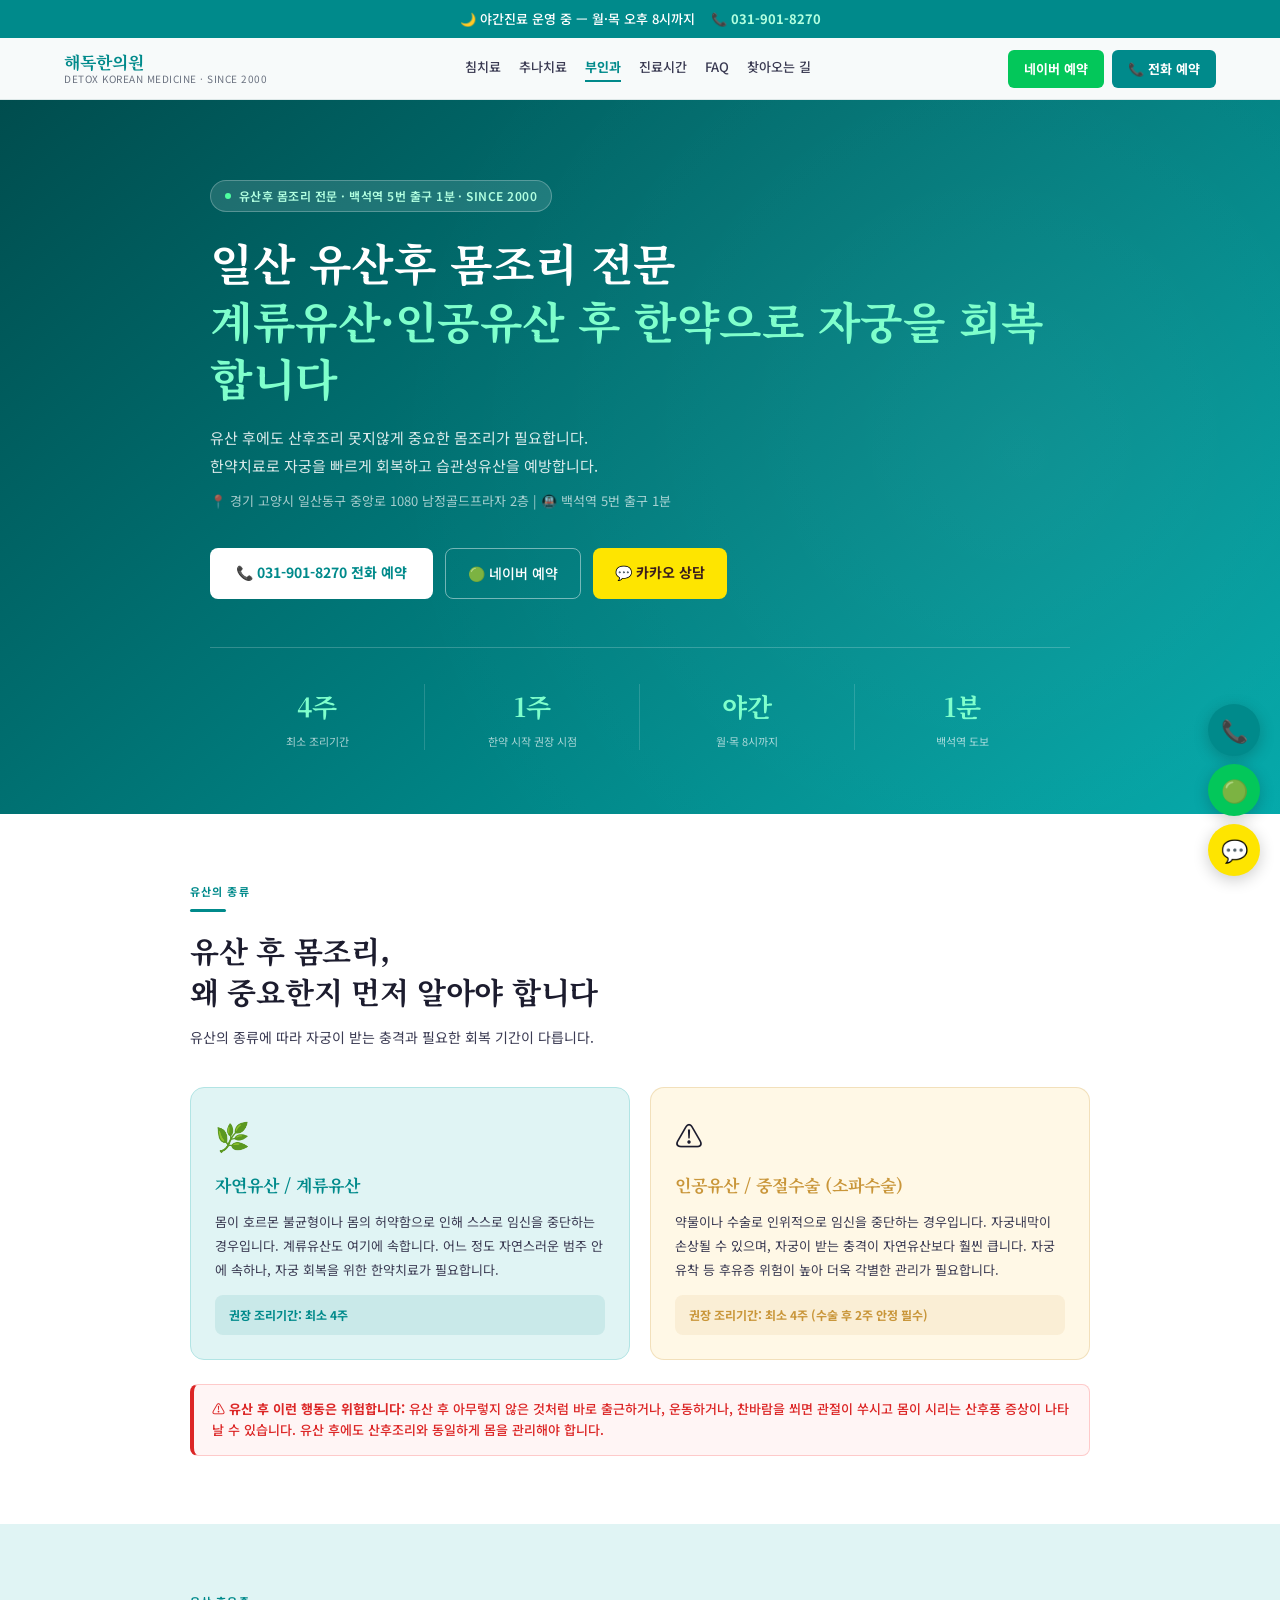
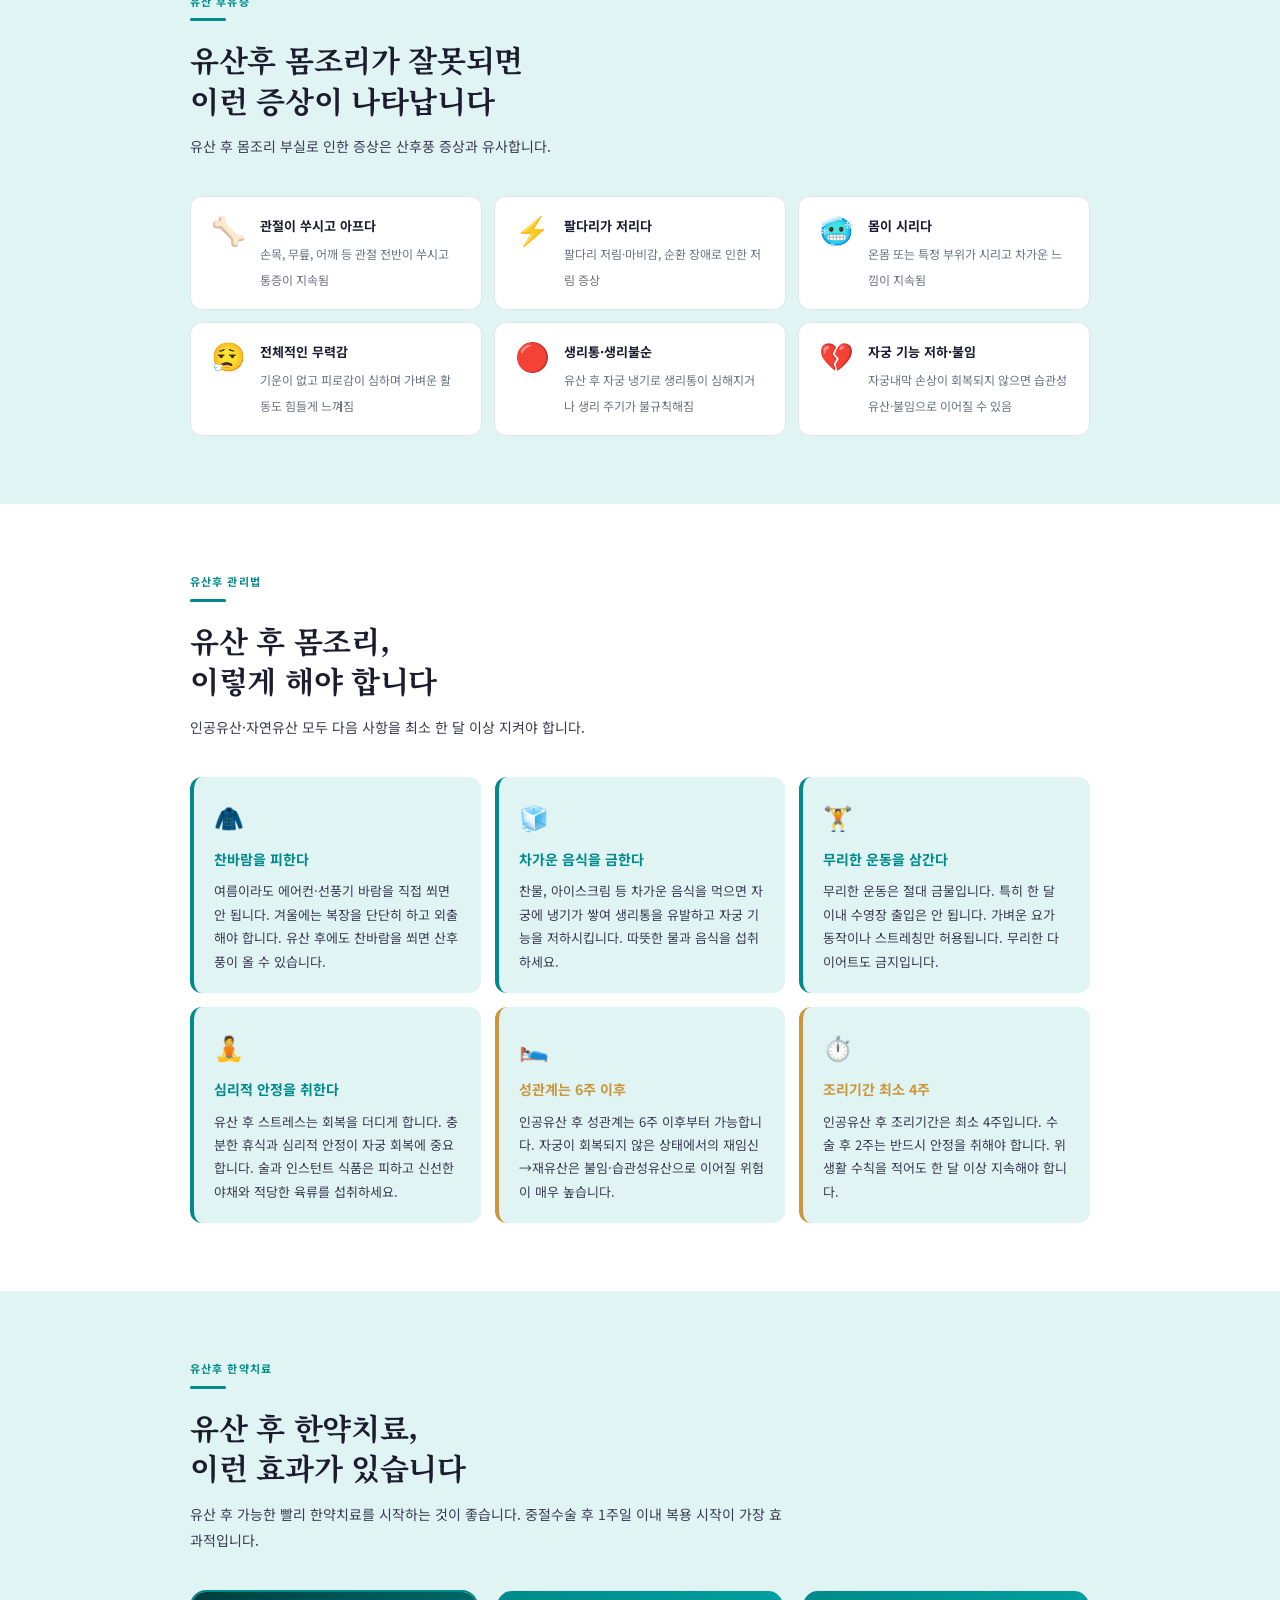
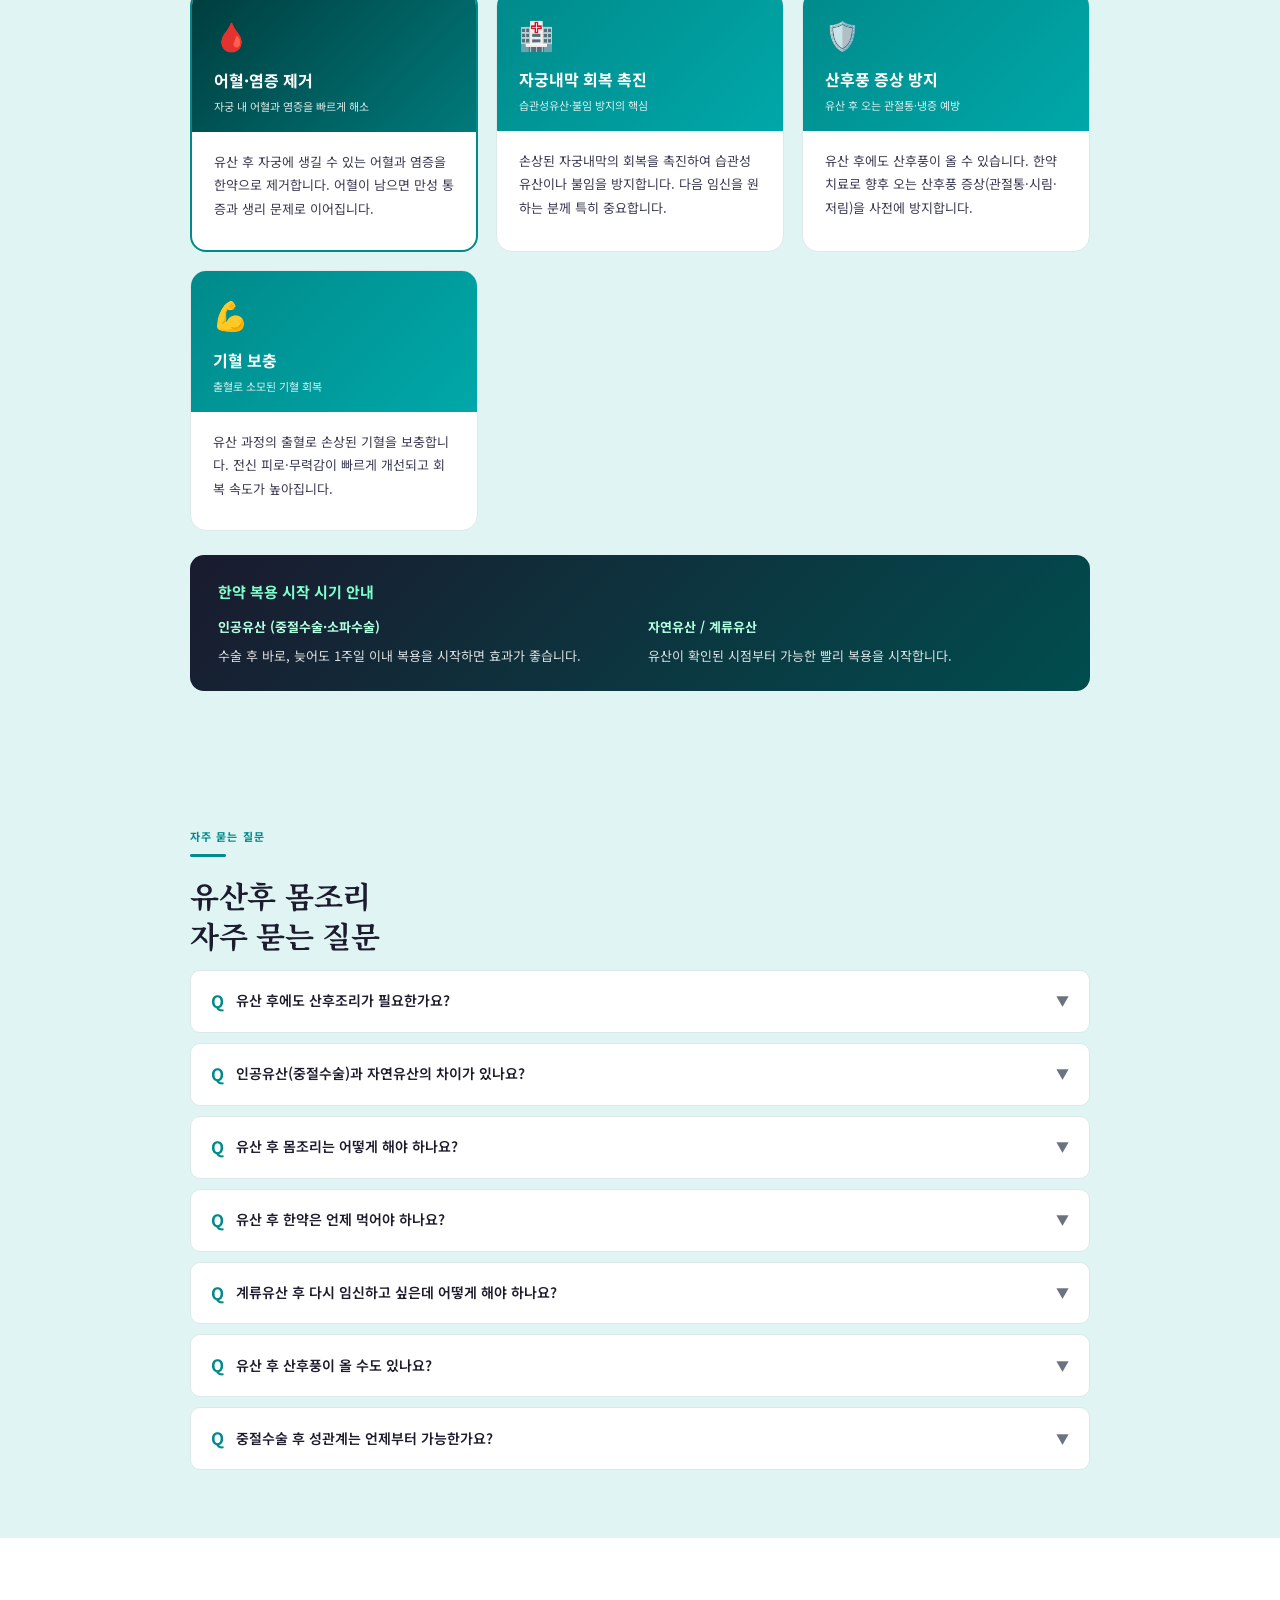
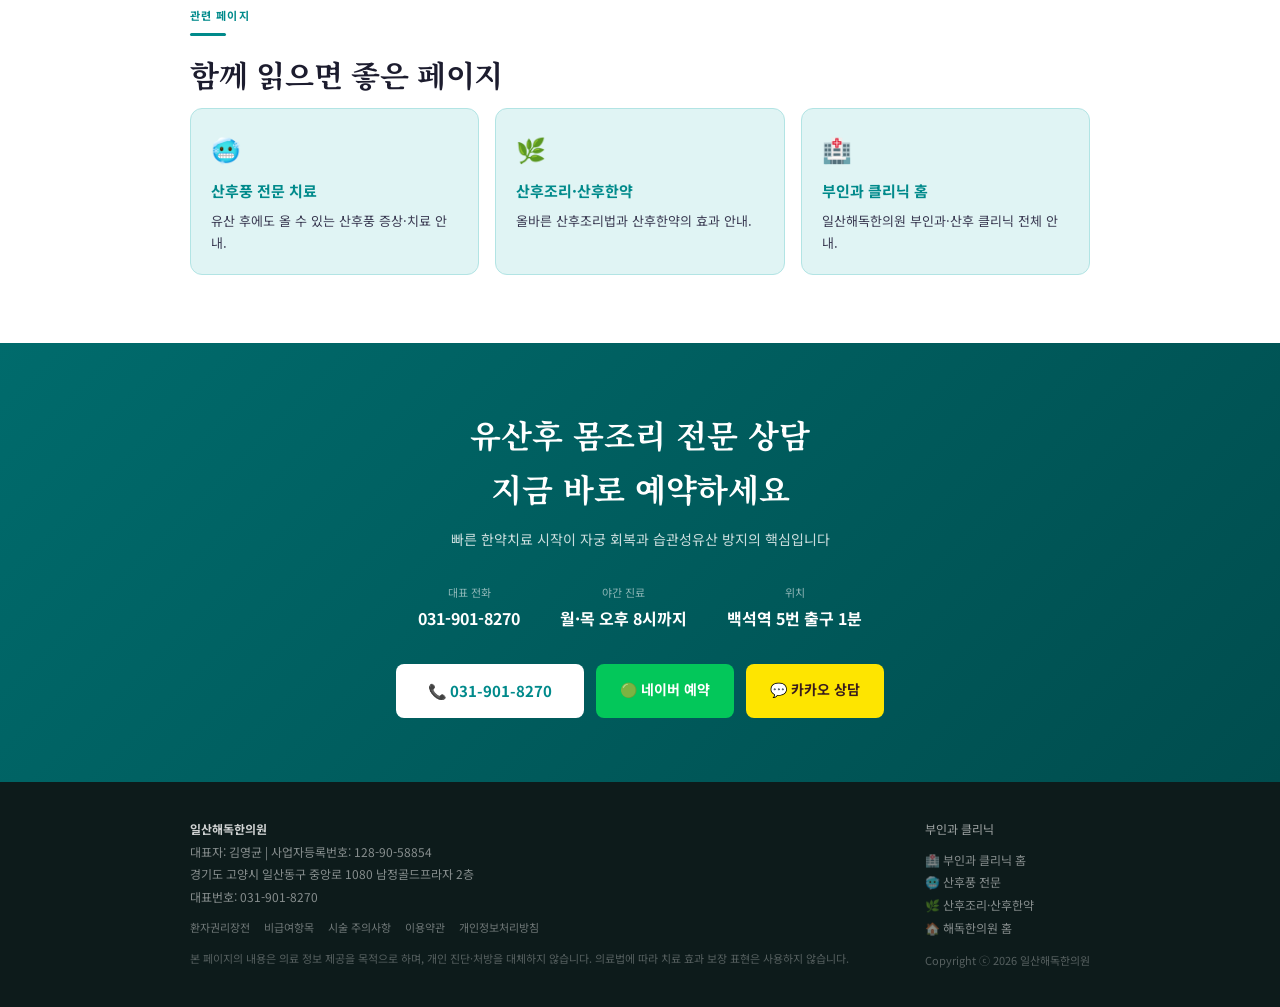
<file: miscarriage.html>
<!DOCTYPE html>
<html lang="ko">
<head>
<!-- Google tag (gtag.js) -->
<script async src="https://www.googletagmanager.com/gtag/js?id=G-VT2Q48K8S3"></script>
<script>
  window.dataLayer = window.dataLayer || [];
  function gtag(){dataLayer.push(arguments);}
  gtag('js', new Date());
  gtag('config', 'G-VT2Q48K8S3');
</script>
<meta charset="UTF-8">
<meta name="viewport" content="width=device-width, initial-scale=1.0">
<link rel="preconnect" href="https://fonts.googleapis.com">
<link rel="preconnect" href="https://fonts.gstatic.com" crossorigin>
<link rel="stylesheet" href="https://fonts.googleapis.com/css2?family=Noto+Serif+KR:wght@400;700&family=Noto+Sans+KR:wght@300;400;500;700&display=swap">
<link rel="sitemap" type="application/xml" href="/sitemap.xml">

<title>유산후 몸조리 일산 — 계류유산·인공유산 후 한약 치료 | 일산해독한의원</title>
<meta name="description" content="일산 유산후 몸조리 전문 해독한의원. 계류유산·자연유산·인공유산(중절수술) 후 자궁 회복 한약 전문. 습관성유산 방지. 25년 경력 김영균 원장. 백석역 5번 출구 1분. 031-901-8270">
<meta name="keywords" content="유산후 몸조리, 계류유산 한약, 인공유산후 관리, 중절수술 후 관리, 소파수술 후 한약, 자연유산 후 조리, 습관성유산 방지, 일산 유산 한의원, 유산후 한약, 백석역 유산 한의원">
<meta name="author" content="일산해독한의원">
<link rel="canonical" href="https://detox9338.github.io/miscarriage.html">
<meta name="robots" content="index, follow, max-snippet:-1, max-image-preview:large, max-video-preview:-1">

<meta property="og:title" content="유산후 몸조리 일산 — 계류유산·인공유산 후 한약 치료 | 일산해독한의원">
<meta property="og:description" content="계류유산·자연유산·인공유산 후 자궁 회복 한약 전문. 습관성유산 방지. 25년 경력 김영균 원장. 031-901-8270">
<meta property="og:type" content="website">
<meta property="og:url" content="https://detox9338.github.io/miscarriage.html">
<meta property="og:site_name" content="일산해독한의원">
<meta property="og:image" content="https://cdn.imweb.me/upload/S20240215be1b552aba88c/2b786ee712592.png">
<meta property="og:image:width" content="1200">
<meta property="og:image:height" content="630">
<meta property="og:locale" content="ko_KR">

<meta name="twitter:card" content="summary_large_image">
<meta name="twitter:title" content="유산후 몸조리 일산 | 일산해독한의원">
<meta name="twitter:description" content="계류유산·인공유산 후 자궁 회복 한약 전문. 습관성유산 방지. 031-901-8270">
<meta name="twitter:image" content="https://cdn.imweb.me/upload/S20240215be1b552aba88c/2b786ee712592.png">

<script type="application/ld+json">
{
  "@context": "https://schema.org",
  "@type": "BreadcrumbList",
  "itemListElement": [
    {"@type":"ListItem","position":1,"name":"홈","item":"https://detox9338.github.io/"},
    {"@type":"ListItem","position":2,"name":"부인과·산후 클리닉","item":"https://detox9338.github.io/women.html"},
    {"@type":"ListItem","position":3,"name":"유산후 몸조리","item":"https://detox9338.github.io/miscarriage.html"}
  ]
}
</script>

<script type="application/ld+json">
{
  "@context": "https://schema.org",
  "@type": "FAQPage",
  "mainEntity": [
    {
      "@type": "Question",
      "name": "유산 후에도 산후조리가 필요한가요?",
      "acceptedAnswer": {"@type":"Answer","text":"네, 유산 후에도 몸조리가 꼭 필요합니다. 특히 인공유산(중절수술)은 정상 분만보다 자궁에 가해지는 충격이 더 크기 때문에 더욱 각별한 관리가 필요합니다. 유산 후 몸조리가 잘못되면 관절이 쑤시고, 팔다리가 저리고, 몸이 시리고, 전반적인 무력감이 나타날 수 있습니다."}
    },
    {
      "@type": "Question",
      "name": "인공유산(중절수술)과 자연유산의 차이가 있나요?",
      "acceptedAnswer": {"@type":"Answer","text":"네, 큰 차이가 있습니다. 자연유산은 몸이 스스로 임신을 중단하는 것이지만, 인공유산은 외부적인 힘으로 임신 상태가 강제로 중단됩니다. 인공유산은 자궁내막이 손상될 수 있어 자궁유착 등 후유증 위험이 자연유산보다 훨씬 높습니다."}
    },
    {
      "@type": "Question",
      "name": "유산 후 몸조리는 어떻게 해야 하나요?",
      "acceptedAnswer": {"@type":"Answer","text":"유산 후 조리기간은 최소 4주, 수술 후 2주는 반드시 안정을 취해야 합니다. 찬바람을 피하고, 차가운 음식(아이스크림, 찬물)을 삼가며, 무리한 운동을 하지 않아야 합니다. 성관계는 6주 이후부터 가능하며, 한 달 이상 위 생활 수칙을 지켜야 합니다."}
    },
    {
      "@type": "Question",
      "name": "유산 후 한약은 언제 먹어야 하나요?",
      "acceptedAnswer": {"@type":"Answer","text":"유산 후 가능한 빨리 한약을 복용하는 것이 좋습니다. 중절수술(소파수술)의 경우 수술 후 1주일 이내에 복용을 시작할 때 효과가 가장 좋습니다. 자연유산·계류유산의 경우도 빠른 시작이 자궁 회복에 도움이 됩니다."}
    },
    {
      "@type": "Question",
      "name": "계류유산 후 다시 임신하고 싶은데 어떻게 해야 하나요?",
      "acceptedAnswer": {"@type":"Answer","text":"계류유산 후 한약 복용은 자궁 회복을 돕고 습관성유산을 방지하는 데 매우 효과적입니다. 손상된 자궁내막의 빠른 회복을 촉진하고, 다음 임신을 위한 자궁 환경을 개선합니다. 자궁이 충분히 회복되기 전에 재임신이 되면 다시 유산될 위험이 높으므로, 적어도 6주 이후 성관계를 시작하세요."}
    },
    {
      "@type": "Question",
      "name": "유산 후 산후풍이 올 수도 있나요?",
      "acceptedAnswer": {"@type":"Answer","text":"네, 유산 후에도 산후풍이 올 수 있습니다. 유산 후 바로 출근하거나 운동하거나 찬바람을 쐬면 관절이 쑤시고 몸이 시리는 산후풍 증상이 나타날 수 있습니다. 유산 후에도 산후조리와 동일하게 몸을 따뜻하게 유지하고 충분한 안정을 취해야 합니다."}
    },
    {
      "@type": "Question",
      "name": "중절수술 후 성관계는 언제부터 가능한가요?",
      "acceptedAnswer": {"@type":"Answer","text":"중절수술(인공유산) 후 성관계는 6주 이후부터 가능합니다. 자궁이 회복되지 않은 상태에서 재임신이 되어 다시 수술하거나 자연유산이 되면 불임이나 습관성유산이 될 가능성이 매우 높습니다. 자궁이 완전히 회복된 이후 철저한 피임을 병행하시기 바랍니다."}
    }
  ]
}
</script>

<link rel="stylesheet" href="styles.css">
</head>
<body>

<div class="topbar">
  🌙 야간진료 운영 중 — 월·목 오후 8시까지
  <a href="tel:0319018270">📞 031-901-8270</a>
</div>

<header>
  <a href="index.html" class="logo-wrap">
    <span class="logo-main">해독한의원</span>
    <span class="logo-sub">DETOX KOREAN MEDICINE · SINCE 2000</span>
  </a>
  <nav id="main-nav">
    <a href="acupuncture.html">침치료</a>
    <a href="chuna.html">추나치료</a>
    <a href="women.html" class="active">부인과</a>
    <a href="index.html#hours">진료시간</a>
    <a href="#faq">FAQ</a>
    <a href="index.html#location">찾아오는 길</a>
  </nav>
  <button class="menu-btn" onclick="toggleMenu()" aria-label="메뉴 열기">
    <span></span><span></span><span></span>
  </button>
  <div class="hdr-cta">
    <a href="https://m.booking.naver.com/booking/6/bizes/209863?theme=place&service-target=map-pc&area=bmp" target="_blank" class="btn-call" style="background:#03c75a">네이버 예약</a>
    <a href="tel:0319018270" class="btn-call">📞 전화 예약</a>
  </div>
</header>

<!-- 히어로 -->
<section class="hero">
  <div class="hero-inner">
    <div class="hero-badge">
      <span class="badge-dot"></span>
      유산후 몸조리 전문 · 백석역 5번 출구 1분 · SINCE 2000
    </div>
    <h1>일산 유산후 몸조리 전문<br><em>계류유산·인공유산 후 한약으로 자궁을 회복합니다</em></h1>
    <p class="hero-lead">
      유산 후에도 산후조리 못지않게 중요한 몸조리가 필요합니다.<br>
      한약치료로 자궁을 빠르게 회복하고 습관성유산을 예방합니다.
    </p>
    <p class="hero-detail">📍 경기 고양시 일산동구 중앙로 1080 남정골드프라자 2층 | 🚇 백석역 5번 출구 1분</p>
    <div class="hero-btns">
      <a href="tel:0319018270" class="h-btn-p">📞 031-901-8270 전화 예약</a>
      <a href="https://m.booking.naver.com/booking/6/bizes/209863?theme=place&service-target=map-pc&area=bmp" target="_blank" class="h-btn-s">🟢 네이버 예약</a>
      <a href="https://open.kakao.com/o/s62bgsri" target="_blank" class="h-btn-kakao">💬 카카오 상담</a>
    </div>
    <div class="hero-stats">
      <div class="hero-stat"><span class="stat-num">4주</span><div class="stat-label">최소 조리기간</div></div>
      <div class="hero-stat"><span class="stat-num">1주</span><div class="stat-label">한약 시작 권장 시점</div></div>
      <div class="hero-stat"><span class="stat-num">야간</span><div class="stat-label">월·목 8시까지</div></div>
      <div class="hero-stat"><span class="stat-num">1분</span><div class="stat-label">백석역 도보</div></div>
    </div>
  </div>
</section>

<!-- 유산의 종류 -->
<section style="background:var(--white)">
  <div class="sec-inner">
    <div class="eyebrow">유산의 종류</div>
    <div class="divider"></div>
    <h2 class="sec-title">유산 후 몸조리,<br>왜 중요한지 먼저 알아야 합니다</h2>
    <p class="sec-desc">유산의 종류에 따라 자궁이 받는 충격과 필요한 회복 기간이 다릅니다.</p>

    <div style="display:grid;grid-template-columns:1fr 1fr;gap:20px;margin-bottom:24px" class="fade-in">
      <div style="background:var(--teal-light);border-radius:14px;padding:24px;border:1px solid var(--teal-mid)">
        <div style="font-size:28px;margin-bottom:12px">🌿</div>
        <h3 style="font-family:'Noto Serif KR',serif;font-size:17px;font-weight:700;color:var(--teal);margin-bottom:10px">자연유산 / 계류유산</h3>
        <p style="font-size:13px;color:var(--ink2);line-height:1.85">몸이 호르몬 불균형이나 몸의 허약함으로 인해 스스로 임신을 중단하는 경우입니다. 계류유산도 여기에 속합니다. 어느 정도 자연스러운 범주 안에 속하나, 자궁 회복을 위한 한약치료가 필요합니다.</p>
        <div style="margin-top:12px;background:rgba(0,138,139,.1);border-radius:8px;padding:10px 14px">
          <p style="font-size:12px;font-weight:700;color:var(--teal)">권장 조리기간: 최소 4주</p>
        </div>
      </div>
      <div style="background:#fff8e6;border-radius:14px;padding:24px;border:1px solid #c9963a40">
        <div style="font-size:28px;margin-bottom:12px">⚠️</div>
        <h3 style="font-family:'Noto Serif KR',serif;font-size:17px;font-weight:700;color:var(--gold);margin-bottom:10px">인공유산 / 중절수술 (소파수술)</h3>
        <p style="font-size:13px;color:var(--ink2);line-height:1.85">약물이나 수술로 인위적으로 임신을 중단하는 경우입니다. 자궁내막이 손상될 수 있으며, 자궁이 받는 충격이 자연유산보다 훨씬 큽니다. 자궁유착 등 후유증 위험이 높아 더욱 각별한 관리가 필요합니다.</p>
        <div style="margin-top:12px;background:rgba(201,150,58,.1);border-radius:8px;padding:10px 14px">
          <p style="font-size:12px;font-weight:700;color:var(--gold)">권장 조리기간: 최소 4주 (수술 후 2주 안정 필수)</p>
        </div>
      </div>
    </div>

    <div class="alert-box fade-in">
      ⚠️ <strong>유산 후 이런 행동은 위험합니다:</strong> 유산 후 아무렇지 않은 것처럼 바로 출근하거나, 운동하거나, 찬바람을 쐬면 관절이 쑤시고 몸이 시리는 산후풍 증상이 나타날 수 있습니다. 유산 후에도 산후조리와 동일하게 몸을 관리해야 합니다.
    </div>
  </div>
</section>

<!-- 유산 후유증 증상 -->
<section style="background:var(--teal-light)">
  <div class="sec-inner">
    <div class="eyebrow">유산 후유증</div>
    <div class="divider"></div>
    <h2 class="sec-title">유산후 몸조리가 잘못되면<br>이런 증상이 나타납니다</h2>
    <p class="sec-desc">유산 후 몸조리 부실로 인한 증상은 산후풍 증상과 유사합니다.</p>
    <div class="sym-grid fade-in">
      <div class="sym-card">
        <div class="sym-ico">🦴</div>
        <div class="sym-text"><strong>관절이 쑤시고 아프다</strong><span>손목, 무릎, 어깨 등 관절 전반이 쑤시고 통증이 지속됨</span></div>
      </div>
      <div class="sym-card">
        <div class="sym-ico">⚡</div>
        <div class="sym-text"><strong>팔다리가 저리다</strong><span>팔다리 저림·마비감, 순환 장애로 인한 저림 증상</span></div>
      </div>
      <div class="sym-card">
        <div class="sym-ico">🥶</div>
        <div class="sym-text"><strong>몸이 시리다</strong><span>온몸 또는 특정 부위가 시리고 차가운 느낌이 지속됨</span></div>
      </div>
      <div class="sym-card">
        <div class="sym-ico">😮‍💨</div>
        <div class="sym-text"><strong>전체적인 무력감</strong><span>기운이 없고 피로감이 심하며 가벼운 활동도 힘들게 느껴짐</span></div>
      </div>
      <div class="sym-card">
        <div class="sym-ico">🔴</div>
        <div class="sym-text"><strong>생리통·생리불순</strong><span>유산 후 자궁 냉기로 생리통이 심해지거나 생리 주기가 불규칙해짐</span></div>
      </div>
      <div class="sym-card">
        <div class="sym-ico">💔</div>
        <div class="sym-text"><strong>자궁 기능 저하·불임</strong><span>자궁내막 손상이 회복되지 않으면 습관성유산·불임으로 이어질 수 있음</span></div>
      </div>
    </div>
  </div>
</section>

<!-- 유산 후 관리법 -->
<section style="background:var(--white)">
  <div class="sec-inner">
    <div class="eyebrow">유산후 관리법</div>
    <div class="divider"></div>
    <h2 class="sec-title">유산 후 몸조리,<br>이렇게 해야 합니다</h2>
    <p class="sec-desc">인공유산·자연유산 모두 다음 사항을 최소 한 달 이상 지켜야 합니다.</p>

    <div style="display:grid;grid-template-columns:repeat(auto-fit,minmax(260px,1fr));gap:14px" class="fade-in">
      <div style="background:var(--teal-light);border-radius:12px;padding:20px;border-left:4px solid var(--teal)">
        <div style="font-size:24px;margin-bottom:10px">🧥</div>
        <h3 style="font-size:14px;font-weight:700;color:var(--teal);margin-bottom:8px">찬바람을 피한다</h3>
        <p style="font-size:13px;color:var(--ink2);line-height:1.8">여름이라도 에어컨·선풍기 바람을 직접 쐬면 안 됩니다. 겨울에는 복장을 단단히 하고 외출해야 합니다. 유산 후에도 찬바람을 쐬면 산후풍이 올 수 있습니다.</p>
      </div>
      <div style="background:var(--teal-light);border-radius:12px;padding:20px;border-left:4px solid var(--teal)">
        <div style="font-size:24px;margin-bottom:10px">🧊</div>
        <h3 style="font-size:14px;font-weight:700;color:var(--teal);margin-bottom:8px">차가운 음식을 금한다</h3>
        <p style="font-size:13px;color:var(--ink2);line-height:1.8">찬물, 아이스크림 등 차가운 음식을 먹으면 자궁에 냉기가 쌓여 생리통을 유발하고 자궁 기능을 저하시킵니다. 따뜻한 물과 음식을 섭취하세요.</p>
      </div>
      <div style="background:var(--teal-light);border-radius:12px;padding:20px;border-left:4px solid var(--teal)">
        <div style="font-size:24px;margin-bottom:10px">🏋️</div>
        <h3 style="font-size:14px;font-weight:700;color:var(--teal);margin-bottom:8px">무리한 운동을 삼간다</h3>
        <p style="font-size:13px;color:var(--ink2);line-height:1.8">무리한 운동은 절대 금물입니다. 특히 한 달 이내 수영장 출입은 안 됩니다. 가벼운 요가 동작이나 스트레칭만 허용됩니다. 무리한 다이어트도 금지입니다.</p>
      </div>
      <div style="background:var(--teal-light);border-radius:12px;padding:20px;border-left:4px solid var(--teal)">
        <div style="font-size:24px;margin-bottom:10px">🧘</div>
        <h3 style="font-size:14px;font-weight:700;color:var(--teal);margin-bottom:8px">심리적 안정을 취한다</h3>
        <p style="font-size:13px;color:var(--ink2);line-height:1.8">유산 후 스트레스는 회복을 더디게 합니다. 충분한 휴식과 심리적 안정이 자궁 회복에 중요합니다. 술과 인스턴트 식품은 피하고 신선한 야채와 적당한 육류를 섭취하세요.</p>
      </div>
      <div style="background:var(--teal-light);border-radius:12px;padding:20px;border-left:4px solid var(--gold)">
        <div style="font-size:24px;margin-bottom:10px">🛌</div>
        <h3 style="font-size:14px;font-weight:700;color:var(--gold);margin-bottom:8px">성관계는 6주 이후</h3>
        <p style="font-size:13px;color:var(--ink2);line-height:1.8">인공유산 후 성관계는 6주 이후부터 가능합니다. 자궁이 회복되지 않은 상태에서의 재임신→재유산은 불임·습관성유산으로 이어질 위험이 매우 높습니다.</p>
      </div>
      <div style="background:var(--teal-light);border-radius:12px;padding:20px;border-left:4px solid var(--gold)">
        <div style="font-size:24px;margin-bottom:10px">⏱️</div>
        <h3 style="font-size:14px;font-weight:700;color:var(--gold);margin-bottom:8px">조리기간 최소 4주</h3>
        <p style="font-size:13px;color:var(--ink2);line-height:1.8">인공유산 후 조리기간은 최소 4주입니다. 수술 후 2주는 반드시 안정을 취해야 합니다. 위 생활 수칙을 적어도 한 달 이상 지속해야 합니다.</p>
      </div>
    </div>
  </div>
</section>

<!-- 유산 후 한약 역할 -->
<section class="tx-section">
  <div class="sec-inner">
    <div class="eyebrow">유산후 한약치료</div>
    <div class="divider"></div>
    <h2 class="sec-title">유산 후 한약치료,<br>이런 효과가 있습니다</h2>
    <p class="sec-desc">유산 후 가능한 빨리 한약치료를 시작하는 것이 좋습니다. 중절수술 후 1주일 이내 복용 시작이 가장 효과적입니다.</p>

    <div class="tx-grid fade-in">
      <div class="tx-card" style="border:2px solid var(--teal)">
        <div class="tx-head" style="background:linear-gradient(135deg,#003d3e,#007a7b)">
          <div class="ico">🩸</div>
          <h3>어혈·염증 제거</h3>
          <p>자궁 내 어혈과 염증을 빠르게 해소</p>
        </div>
        <div class="tx-body">
          <p>유산 후 자궁에 생길 수 있는 어혈과 염증을 한약으로 제거합니다. 어혈이 남으면 만성 통증과 생리 문제로 이어집니다.</p>
        </div>
      </div>
      <div class="tx-card">
        <div class="tx-head">
          <div class="ico">🏥</div>
          <h3>자궁내막 회복 촉진</h3>
          <p>습관성유산·불임 방지의 핵심</p>
        </div>
        <div class="tx-body">
          <p>손상된 자궁내막의 회복을 촉진하여 습관성유산이나 불임을 방지합니다. 다음 임신을 원하는 분께 특히 중요합니다.</p>
        </div>
      </div>
      <div class="tx-card">
        <div class="tx-head">
          <div class="ico">🛡️</div>
          <h3>산후풍 증상 방지</h3>
          <p>유산 후 오는 관절통·냉증 예방</p>
        </div>
        <div class="tx-body">
          <p>유산 후에도 산후풍이 올 수 있습니다. 한약치료로 향후 오는 산후풍 증상(관절통·시림·저림)을 사전에 방지합니다.</p>
        </div>
      </div>
      <div class="tx-card">
        <div class="tx-head">
          <div class="ico">💪</div>
          <h3>기혈 보충</h3>
          <p>출혈로 소모된 기혈 회복</p>
        </div>
        <div class="tx-body">
          <p>유산 과정의 출혈로 손상된 기혈을 보충합니다. 전신 피로·무력감이 빠르게 개선되고 회복 속도가 높아집니다.</p>
        </div>
      </div>
    </div>

    <div style="margin-top:24px;background:linear-gradient(135deg,#1a1a2e,#004d4e);border-radius:14px;padding:24px 28px;color:#fff" class="fade-in">
      <h3 style="font-size:15px;font-weight:700;color:#7fffcc;margin-bottom:12px">한약 복용 시작 시기 안내</h3>
      <div style="display:grid;grid-template-columns:1fr 1fr;gap:16px">
        <div>
          <p style="font-size:13px;font-weight:700;color:#b2ffe0;margin-bottom:6px">인공유산 (중절수술·소파수술)</p>
          <p style="font-size:13px;color:rgba(255,255,255,.85);line-height:1.75">수술 후 바로, 늦어도 1주일 이내 복용을 시작하면 효과가 좋습니다.</p>
        </div>
        <div>
          <p style="font-size:13px;font-weight:700;color:#b2ffe0;margin-bottom:6px">자연유산 / 계류유산</p>
          <p style="font-size:13px;color:rgba(255,255,255,.85);line-height:1.75">유산이 확인된 시점부터 가능한 빨리 복용을 시작합니다.</p>
        </div>
      </div>
    </div>
  </div>
</section>

<!-- FAQ -->
<section id="faq" style="background:var(--teal-light)">
  <div class="sec-inner">
    <div class="eyebrow">자주 묻는 질문</div>
    <div class="divider"></div>
    <h2 class="sec-title">유산후 몸조리<br>자주 묻는 질문</h2>
    <div class="faq-list fade-in">
      <div class="faq-item">
        <div class="faq-q" onclick="tf(this)"><span class="qm">Q</span><span>유산 후에도 산후조리가 필요한가요?</span><span class="arr">▼</span></div>
        <div class="faq-a">네, 유산 후에도 몸조리가 꼭 필요합니다. 특히 인공유산(중절수술)은 정상 분만보다 자궁에 가해지는 충격이 더 크기 때문에 더욱 각별한 관리가 필요합니다. 유산 후 몸조리가 잘못되면 관절이 쑤시고, 팔다리가 저리고, 몸이 시리고, 전반적인 무력감이 나타날 수 있습니다.</div>
      </div>
      <div class="faq-item">
        <div class="faq-q" onclick="tf(this)"><span class="qm">Q</span><span>인공유산(중절수술)과 자연유산의 차이가 있나요?</span><span class="arr">▼</span></div>
        <div class="faq-a">네, 큰 차이가 있습니다. 자연유산은 몸이 스스로 임신을 중단하는 것이지만, 인공유산은 외부적인 힘으로 임신 상태가 강제로 중단됩니다. 인공유산은 자궁내막이 손상될 수 있어 자궁유착 등 후유증 위험이 자연유산보다 훨씬 높습니다.</div>
      </div>
      <div class="faq-item">
        <div class="faq-q" onclick="tf(this)"><span class="qm">Q</span><span>유산 후 몸조리는 어떻게 해야 하나요?</span><span class="arr">▼</span></div>
        <div class="faq-a">유산 후 조리기간은 최소 4주, 수술 후 2주는 반드시 안정을 취해야 합니다. 찬바람을 피하고, 차가운 음식(아이스크림, 찬물)을 삼가며, 무리한 운동을 하지 않아야 합니다. 성관계는 6주 이후부터 가능하며, 한 달 이상 위 생활 수칙을 지켜야 합니다.</div>
      </div>
      <div class="faq-item">
        <div class="faq-q" onclick="tf(this)"><span class="qm">Q</span><span>유산 후 한약은 언제 먹어야 하나요?</span><span class="arr">▼</span></div>
        <div class="faq-a">유산 후 가능한 빨리 한약을 복용하는 것이 좋습니다. 중절수술(소파수술)의 경우 수술 후 1주일 이내에 복용을 시작할 때 효과가 가장 좋습니다. 자연유산·계류유산의 경우도 빠른 시작이 자궁 회복에 도움이 됩니다.</div>
      </div>
      <div class="faq-item">
        <div class="faq-q" onclick="tf(this)"><span class="qm">Q</span><span>계류유산 후 다시 임신하고 싶은데 어떻게 해야 하나요?</span><span class="arr">▼</span></div>
        <div class="faq-a">계류유산 후 한약 복용은 자궁 회복을 돕고 습관성유산을 방지하는 데 매우 효과적입니다. 손상된 자궁내막의 빠른 회복을 촉진하고, 다음 임신을 위한 자궁 환경을 개선합니다. 자궁이 충분히 회복되기 전에 재임신이 되면 다시 유산될 위험이 높으므로, 적어도 6주 이후 성관계를 시작하세요.</div>
      </div>
      <div class="faq-item">
        <div class="faq-q" onclick="tf(this)"><span class="qm">Q</span><span>유산 후 산후풍이 올 수도 있나요?</span><span class="arr">▼</span></div>
        <div class="faq-a">네, 유산 후에도 산후풍이 올 수 있습니다. 유산 후 바로 출근하거나 운동하거나 찬바람을 쐬면 관절이 쑤시고 몸이 시리는 산후풍 증상이 나타날 수 있습니다. 유산 후에도 산후조리와 동일하게 몸을 따뜻하게 유지하고 충분한 안정을 취해야 합니다.</div>
      </div>
      <div class="faq-item">
        <div class="faq-q" onclick="tf(this)"><span class="qm">Q</span><span>중절수술 후 성관계는 언제부터 가능한가요?</span><span class="arr">▼</span></div>
        <div class="faq-a">중절수술(인공유산) 후 성관계는 6주 이후부터 가능합니다. 자궁이 회복되지 않은 상태에서 재임신이 되어 다시 수술하거나 자연유산이 되면 불임이나 습관성유산이 될 가능성이 매우 높습니다. 자궁이 완전히 회복된 이후 철저한 피임을 병행하시기 바랍니다.</div>
      </div>
    </div>
  </div>
</section>

<!-- 관련 페이지 링크 -->
<section style="background:var(--white)">
  <div class="sec-inner">
    <div class="eyebrow">관련 페이지</div>
    <div class="divider"></div>
    <h2 class="sec-title">함께 읽으면 좋은 페이지</h2>
    <div style="display:grid;grid-template-columns:repeat(auto-fit,minmax(220px,1fr));gap:16px" class="fade-in">
      <a href="sanhupung.html" style="text-decoration:none;background:var(--teal-light);border-radius:12px;padding:20px;display:block;border:1px solid var(--teal-mid);transition:transform .2s" onmouseover="this.style.transform='translateY(-2px)'" onmouseout="this.style.transform=''">
        <div style="font-size:24px;margin-bottom:8px">🥶</div>
        <h3 style="font-size:15px;font-weight:700;color:var(--teal);margin-bottom:6px">산후풍 전문 치료</h3>
        <p style="font-size:13px;color:var(--ink2);line-height:1.7">유산 후에도 올 수 있는 산후풍 증상·치료 안내.</p>
      </a>
      <a href="sanhu-care.html" style="text-decoration:none;background:var(--teal-light);border-radius:12px;padding:20px;display:block;border:1px solid var(--teal-mid);transition:transform .2s" onmouseover="this.style.transform='translateY(-2px)'" onmouseout="this.style.transform=''">
        <div style="font-size:24px;margin-bottom:8px">🌿</div>
        <h3 style="font-size:15px;font-weight:700;color:var(--teal);margin-bottom:6px">산후조리·산후한약</h3>
        <p style="font-size:13px;color:var(--ink2);line-height:1.7">올바른 산후조리법과 산후한약의 효과 안내.</p>
      </a>
      <a href="women.html" style="text-decoration:none;background:var(--teal-light);border-radius:12px;padding:20px;display:block;border:1px solid var(--teal-mid);transition:transform .2s" onmouseover="this.style.transform='translateY(-2px)'" onmouseout="this.style.transform=''">
        <div style="font-size:24px;margin-bottom:8px">🏥</div>
        <h3 style="font-size:15px;font-weight:700;color:var(--teal);margin-bottom:6px">부인과 클리닉 홈</h3>
        <p style="font-size:13px;color:var(--ink2);line-height:1.7">일산해독한의원 부인과·산후 클리닉 전체 안내.</p>
      </a>
    </div>
  </div>
</section>

<!-- CTA -->
<section class="cta-sec">
  <h2>유산후 몸조리 전문 상담<br>지금 바로 예약하세요</h2>
  <p>빠른 한약치료 시작이 자궁 회복과 습관성유산 방지의 핵심입니다</p>
  <div class="cta-info-row">
    <div class="cta-info-item"><span>대표 전화</span><strong>031-901-8270</strong></div>
    <div class="cta-info-item"><span>야간 진료</span><strong>월·목 오후 8시까지</strong></div>
    <div class="cta-info-item"><span>위치</span><strong>백석역 5번 출구 1분</strong></div>
  </div>
  <div class="cta-btns">
    <a href="tel:0319018270" class="cta-btn-call">📞 031-901-8270</a>
    <a href="https://m.booking.naver.com/booking/6/bizes/209863?theme=place&service-target=map-pc&area=bmp" target="_blank" class="cta-btn-naver">🟢 네이버 예약</a>
    <a href="https://open.kakao.com/o/s62bgsri" target="_blank" class="cta-btn-kakao">💬 카카오 상담</a>
  </div>
</section>

<div class="floating">
  <a href="tel:0319018270" class="float-btn fb-call" title="전화 예약">📞</a>
  <a href="https://m.booking.naver.com/booking/6/bizes/209863?theme=place&service-target=map-pc&area=bmp" target="_blank" class="float-btn fb-naver" title="네이버 예약">🟢</a>
  <a href="https://open.kakao.com/o/s62bgsri" target="_blank" class="float-btn fb-kakao" title="카카오 상담">💬</a>
</div>

<footer>
  <div class="footer-inner">
    <div>
      <p><strong>일산해독한의원</strong></p>
      <p>대표자: 김영균 | 사업자등록번호: 128-90-58854</p>
      <p>경기도 고양시 일산동구 중앙로 1080 남정골드프라자 2층</p>
      <p>대표번호: 031-901-8270</p>
      <div class="footer-links">
        <a href="https://www.detoxis.co.kr/right">환자권리장전</a>
        <a href="https://www.detoxis.co.kr/Non-benefit">비급여항목</a>
        <a href="https://www.detoxis.co.kr/cautions">시술 주의사항</a>
        <a href="https://www.detoxis.co.kr/?mode=policy">이용약관</a>
        <a href="https://www.detoxis.co.kr/?mode=privacy">개인정보처리방침</a>
      </div>
      <p style="margin-top:10px;font-size:11px;color:rgba(255,255,255,.3)">본 페이지의 내용은 의료 정보 제공을 목적으로 하며, 개인 진단·처방을 대체하지 않습니다. 의료법에 따라 치료 효과 보장 표현은 사용하지 않습니다.</p>
    </div>
    <div>
      <p style="color:rgba(255,255,255,.6);font-size:12px;margin-bottom:8px">부인과 클리닉</p>
      <p><a href="women.html" style="color:rgba(255,255,255,.5);text-decoration:none">🏥 부인과 클리닉 홈</a></p>
      <p><a href="sanhupung.html" style="color:rgba(255,255,255,.5);text-decoration:none">🥶 산후풍 전문</a></p>
      <p><a href="sanhu-care.html" style="color:rgba(255,255,255,.5);text-decoration:none">🌿 산후조리·산후한약</a></p>
      <p><a href="index.html" style="color:rgba(255,255,255,.5);text-decoration:none">🏠 해독한의원 홈</a></p>
      <p style="margin-top:10px;font-size:11px;color:rgba(255,255,255,.3)">Copyright ⓒ 2026 일산해독한의원</p>
    </div>
  </div>
</footer>

<script>
function toggleMenu(){const nav=document.getElementById('main-nav');nav.classList.toggle('open');}
document.addEventListener('DOMContentLoaded',function(){
  document.querySelectorAll('#main-nav a').forEach(a=>a.addEventListener('click',()=>{document.getElementById('main-nav').classList.remove('open');}));
});
function tf(el){const item=el.closest('.faq-item');const open=item.classList.contains('open');document.querySelectorAll('.faq-item.open').forEach(i=>i.classList.remove('open'));if(!open)item.classList.add('open');}
const obs=new IntersectionObserver(entries=>{entries.forEach(e=>{if(e.isIntersecting)e.target.classList.add('visible')});},{threshold:0.1});
document.querySelectorAll('.fade-in').forEach(el=>obs.observe(el));
document.querySelectorAll('a[href^="tel:"]').forEach(b=>b.addEventListener('click',()=>{gtag('event','phone_call',{event_category:'CTA',event_label:'miscarriage_page'});}));
</script>
</body>
</html>
</file>
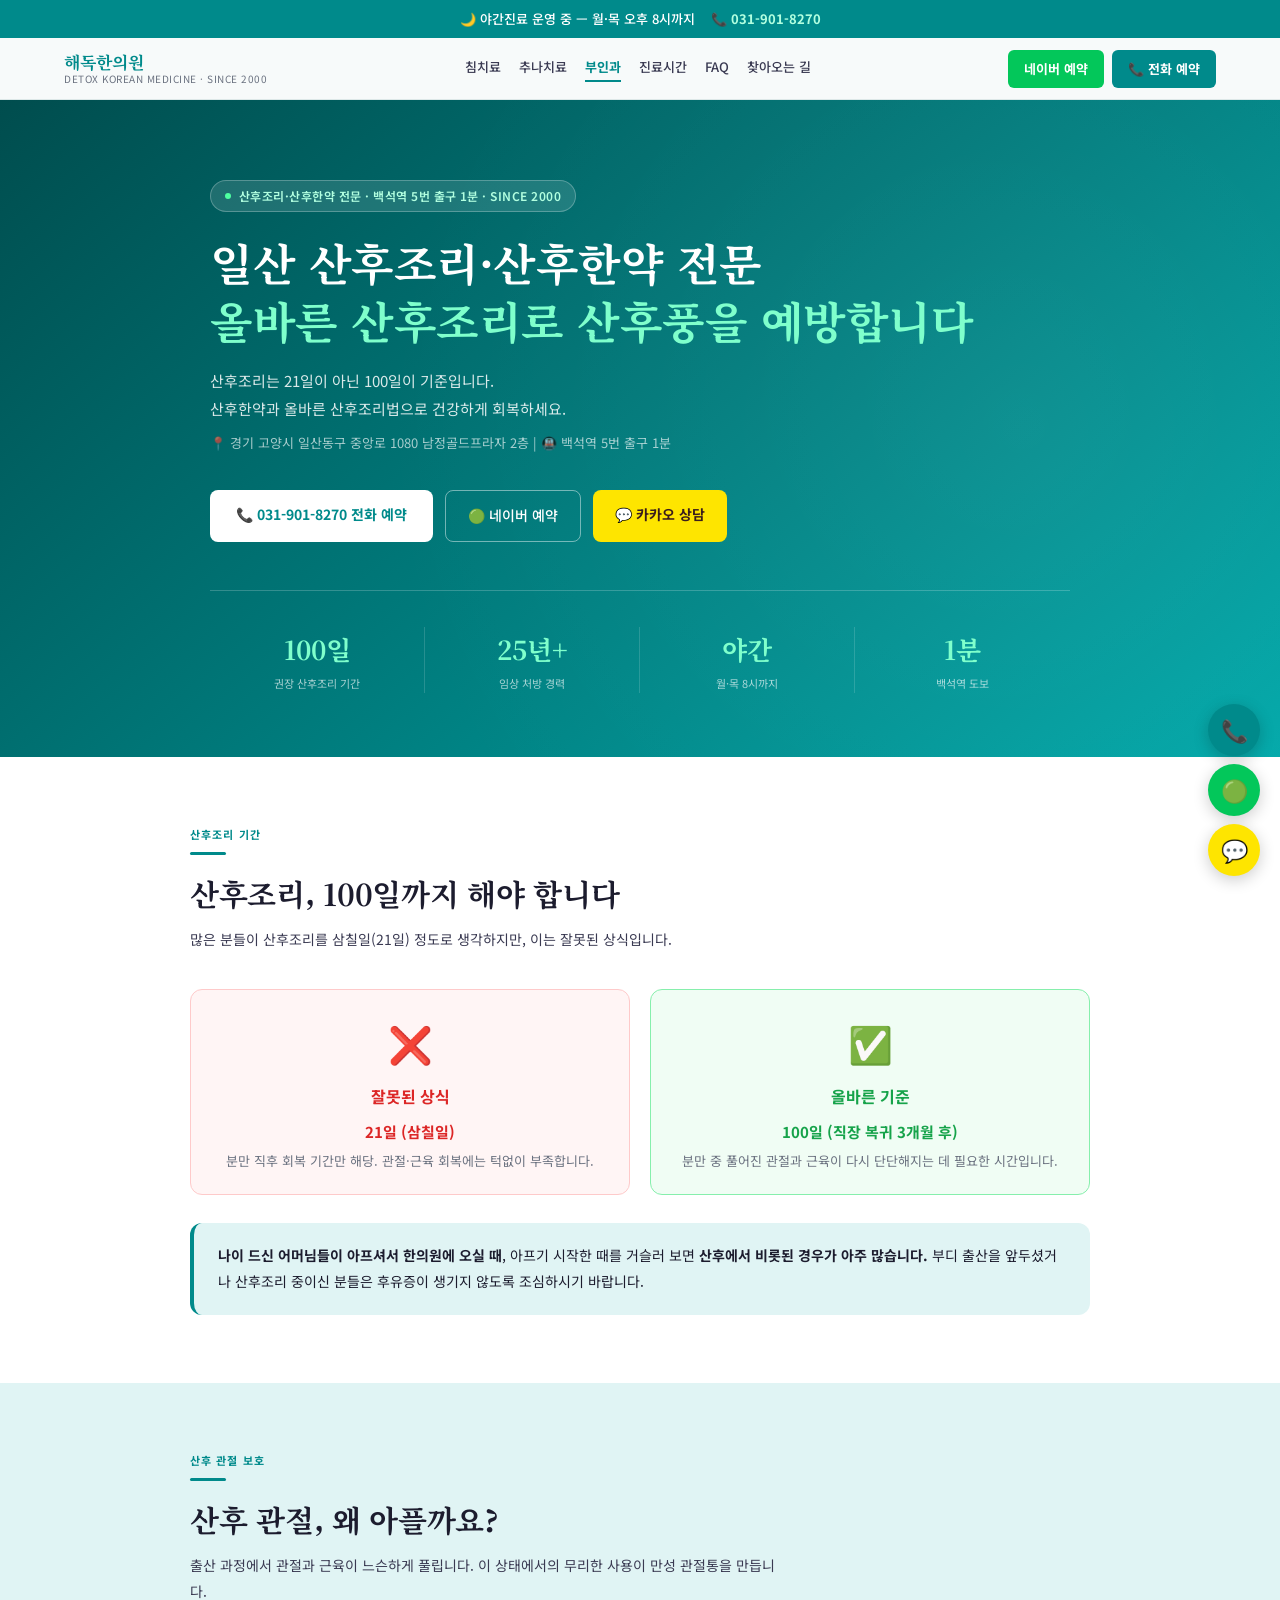
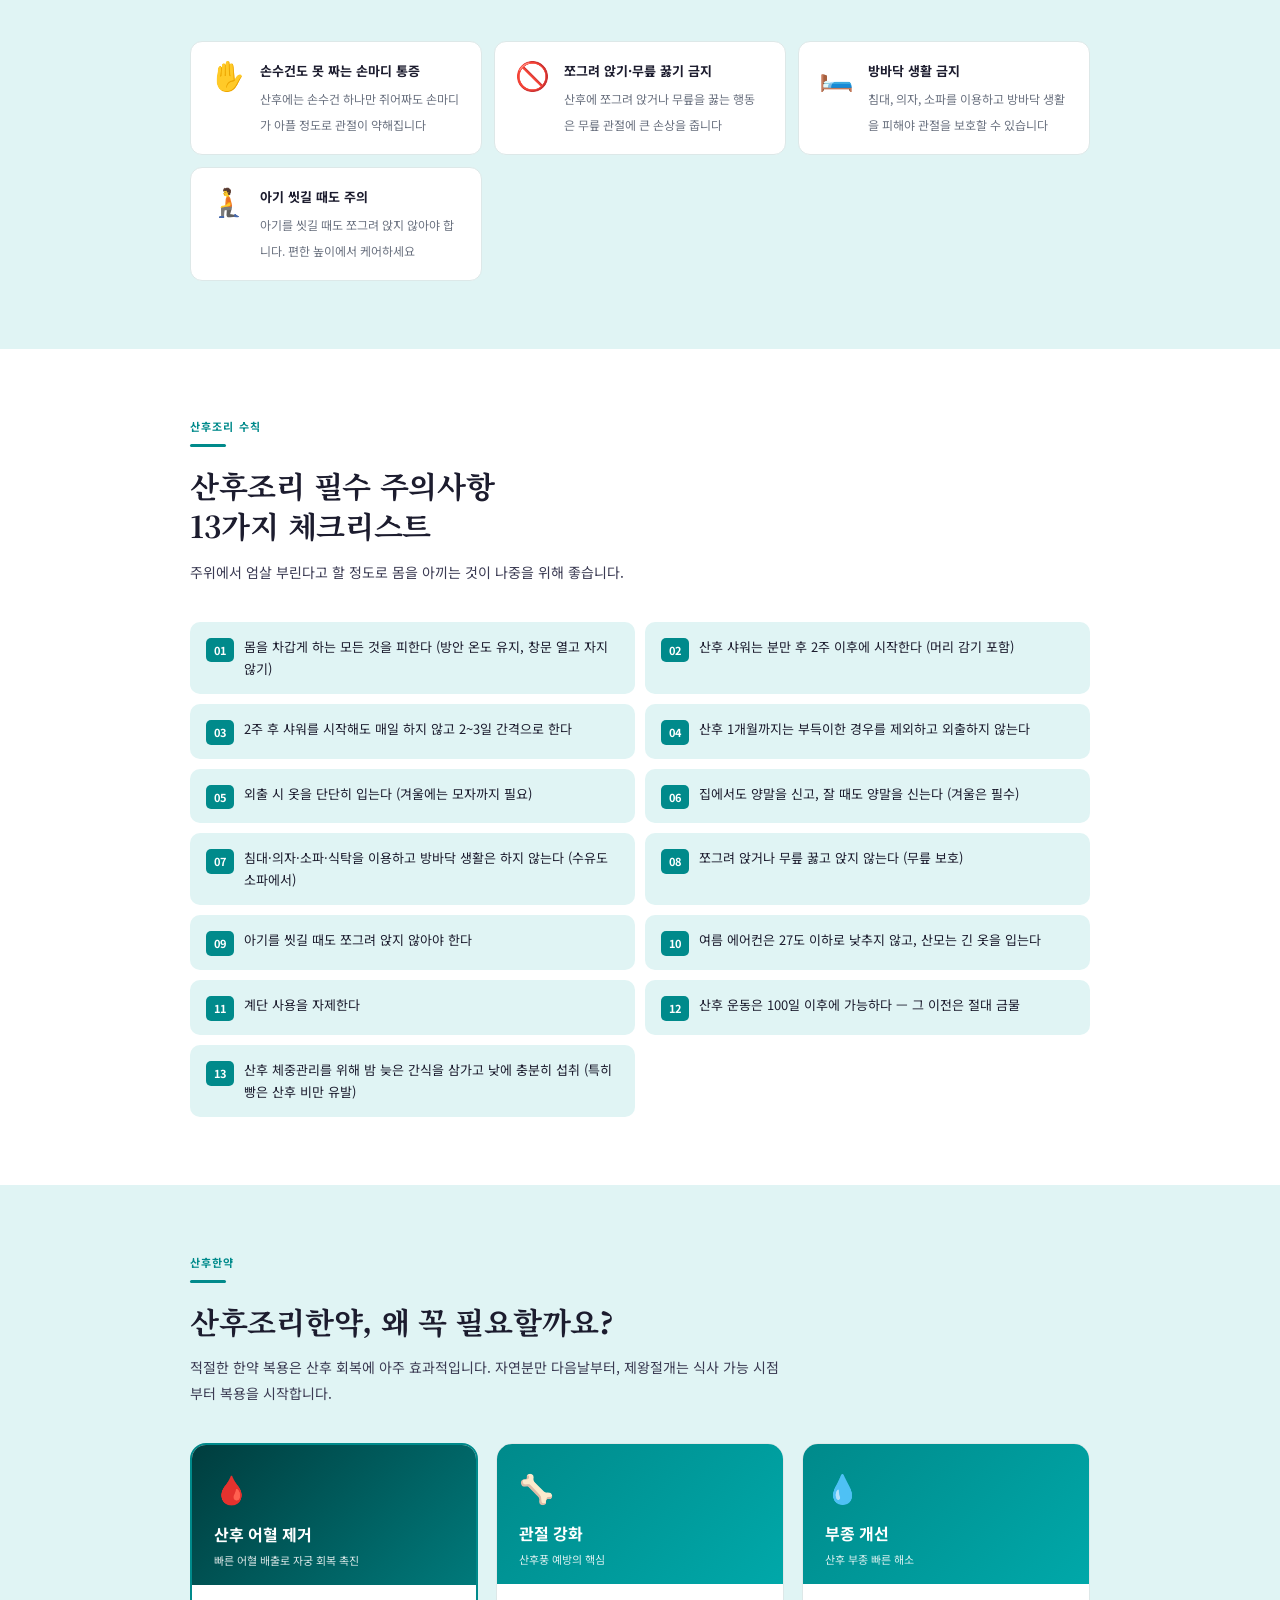
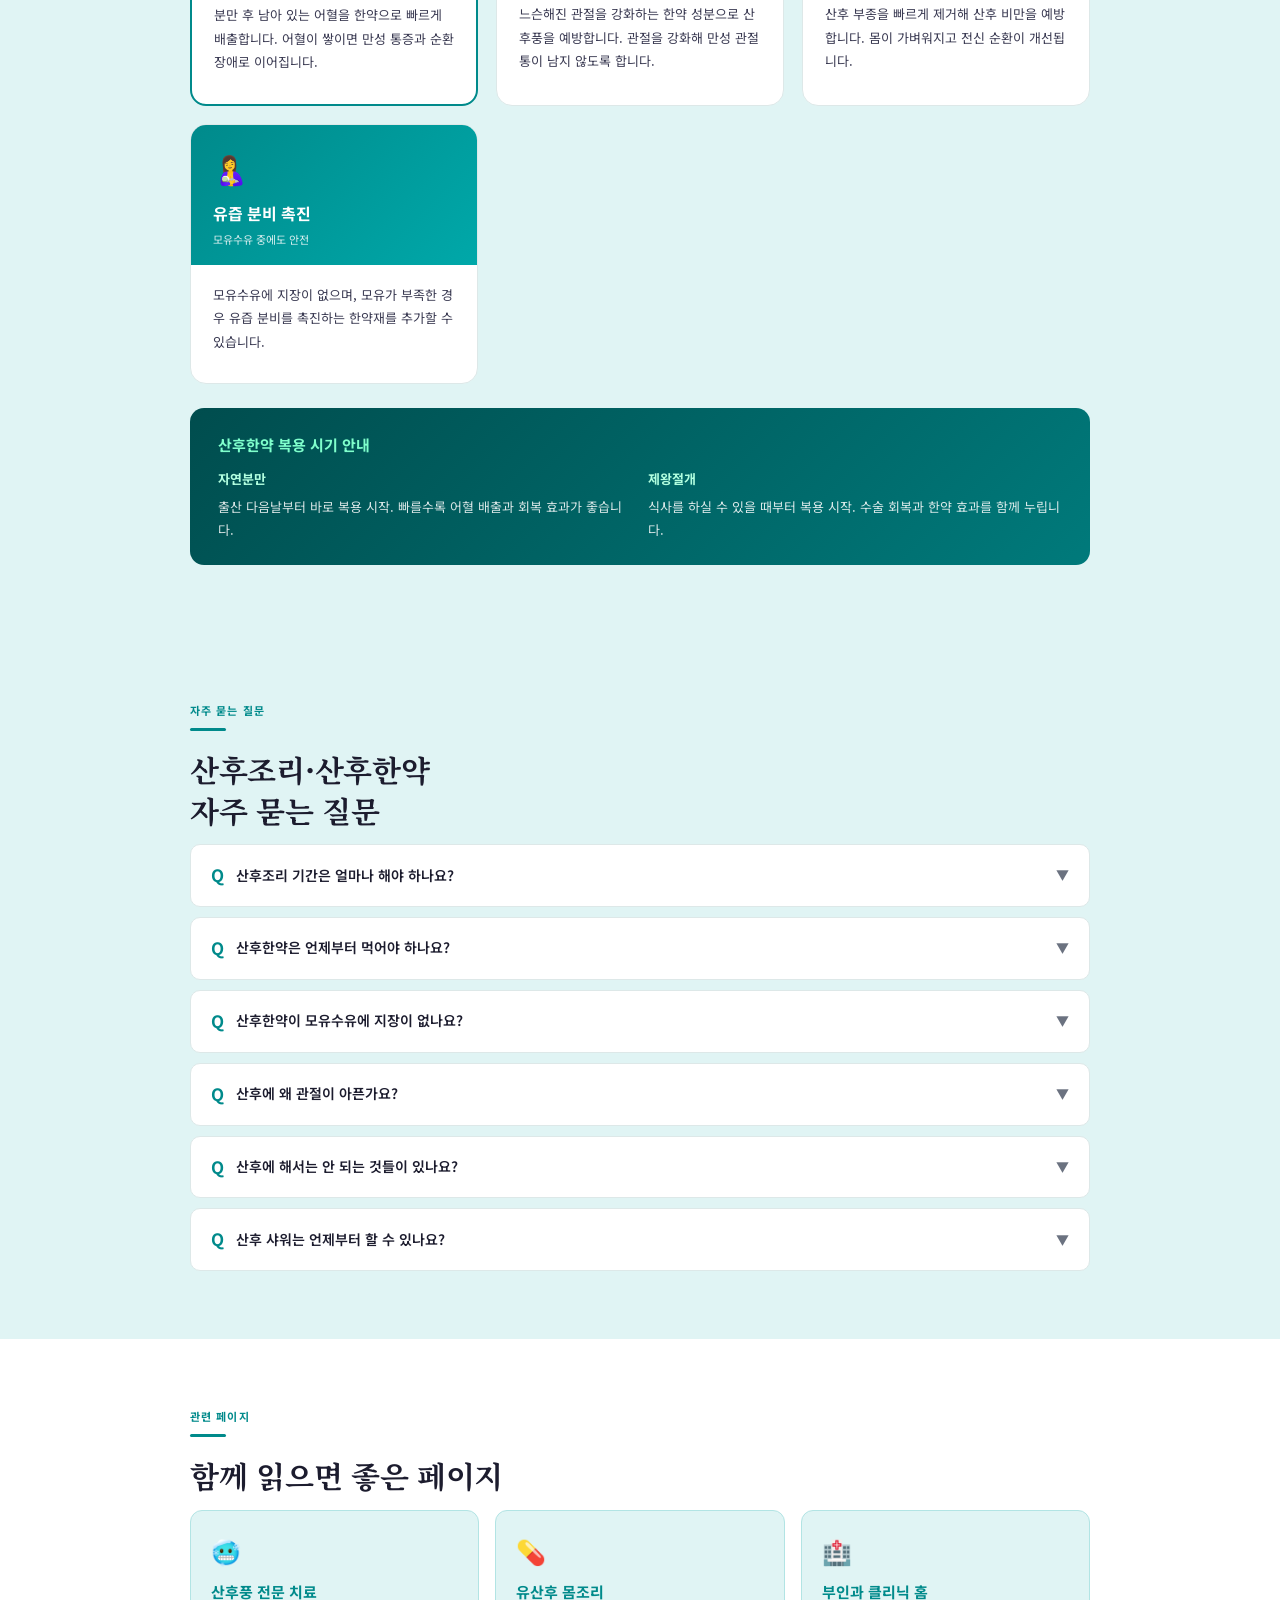
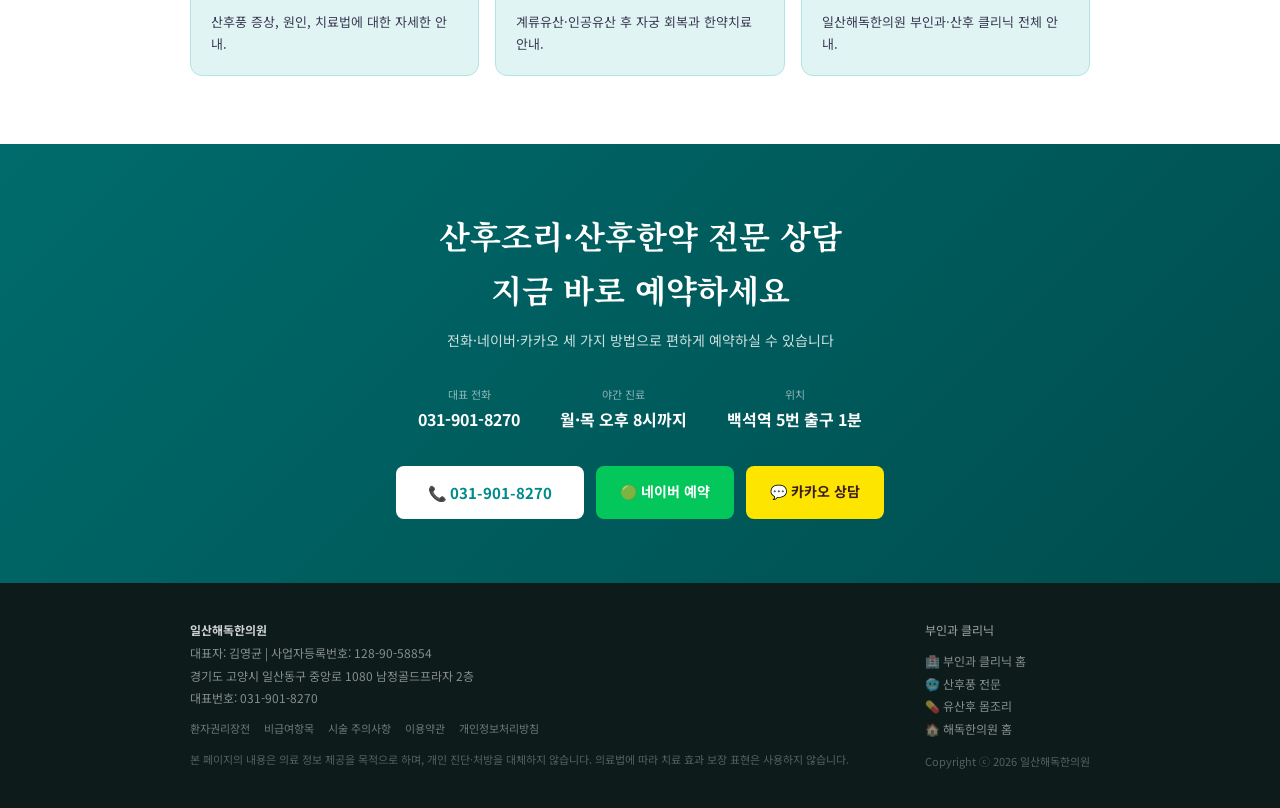
<file: sanhu-care.html>
<!DOCTYPE html>
<html lang="ko">
<head>
<!-- Google tag (gtag.js) -->
<script async src="https://www.googletagmanager.com/gtag/js?id=G-VT2Q48K8S3"></script>
<script>
  window.dataLayer = window.dataLayer || [];
  function gtag(){dataLayer.push(arguments);}
  gtag('js', new Date());
  gtag('config', 'G-VT2Q48K8S3');
</script>
<meta charset="UTF-8">
<meta name="viewport" content="width=device-width, initial-scale=1.0">
<link rel="preconnect" href="https://fonts.googleapis.com">
<link rel="preconnect" href="https://fonts.gstatic.com" crossorigin>
<link rel="stylesheet" href="https://fonts.googleapis.com/css2?family=Noto+Serif+KR:wght@400;700&family=Noto+Sans+KR:wght@300;400;500;700&display=swap">
<link rel="sitemap" type="application/xml" href="/sitemap.xml">

<title>산후조리 한의원 일산 — 산후한약·산후보약 전문 | 일산해독한의원</title>
<meta name="description" content="일산 산후조리 전문 해독한의원. 올바른 산후조리법과 산후한약·산후보약 전문 처방. 산후풍 예방·관절 강화·부종 개선. 25년 경력 김영균 원장. 백석역 5번 출구 1분. 031-901-8270">
<meta name="keywords" content="산후조리 한의원, 일산 산후조리, 산후한약, 산후보약, 산후조리한약, 산후풍 예방, 산후관절통, 일산 산후한약, 백석역 산후조리, 산후 부종">
<meta name="author" content="일산해독한의원">
<link rel="canonical" href="https://detox9338.github.io/sanhu-care.html">
<meta name="robots" content="index, follow, max-snippet:-1, max-image-preview:large, max-video-preview:-1">

<meta property="og:title" content="산후조리 한의원 일산 — 산후한약·산후보약 전문 | 일산해독한의원">
<meta property="og:description" content="올바른 산후조리법과 산후한약 전문. 산후풍 예방·관절 강화·부종 개선. 25년 경력 김영균 원장. 031-901-8270">
<meta property="og:type" content="website">
<meta property="og:url" content="https://detox9338.github.io/sanhu-care.html">
<meta property="og:site_name" content="일산해독한의원">
<meta property="og:image" content="https://cdn.imweb.me/upload/S20240215be1b552aba88c/2b786ee712592.png">
<meta property="og:image:width" content="1200">
<meta property="og:image:height" content="630">
<meta property="og:locale" content="ko_KR">

<meta name="twitter:card" content="summary_large_image">
<meta name="twitter:title" content="산후조리 한의원 일산 | 일산해독한의원">
<meta name="twitter:description" content="산후한약·산후보약 전문. 산후풍 예방·관절 강화. 031-901-8270">
<meta name="twitter:image" content="https://cdn.imweb.me/upload/S20240215be1b552aba88c/2b786ee712592.png">

<script type="application/ld+json">
{
  "@context": "https://schema.org",
  "@type": "BreadcrumbList",
  "itemListElement": [
    {"@type":"ListItem","position":1,"name":"홈","item":"https://detox9338.github.io/"},
    {"@type":"ListItem","position":2,"name":"부인과·산후 클리닉","item":"https://detox9338.github.io/women.html"},
    {"@type":"ListItem","position":3,"name":"산후조리·산후한약","item":"https://detox9338.github.io/sanhu-care.html"}
  ]
}
</script>

<script type="application/ld+json">
{
  "@context": "https://schema.org",
  "@type": "FAQPage",
  "mainEntity": [
    {
      "@type": "Question",
      "name": "산후조리 기간은 얼마나 해야 하나요?",
      "acceptedAnswer": {"@type":"Answer","text":"산후조리는 최소 100일이 권장됩니다. 흔히 알려진 21일(삼칠일)은 잘못된 상식입니다. 분만 중 풀어진 관절과 근육이 다시 단단해지는 데 100일이 필요합니다. 직장 복귀도 산후 3개월 이후가 안전합니다."}
    },
    {
      "@type": "Question",
      "name": "산후한약은 언제부터 먹어야 하나요?",
      "acceptedAnswer": {"@type":"Answer","text":"자연분만 후에는 출산 다음날부터, 제왕절개 후에는 식사를 할 수 있을 때부터 한약 복용을 시작하는 것이 좋습니다. 산후한약은 어혈 제거·관절 강화·부종 개선·유즙 분비 촉진 등 여러 효과를 동시에 발휘합니다."}
    },
    {
      "@type": "Question",
      "name": "산후한약이 모유수유에 지장이 없나요?",
      "acceptedAnswer": {"@type":"Answer","text":"네, 해독한의원의 산후한약은 모유수유에 지장이 없습니다. 저온 감압 추출 증류한약은 성분이 순수하여 모유수유 중에도 안전하게 복용할 수 있습니다. 오히려 모유가 부족한 경우 유즙 분비를 촉진하는 한약재를 추가할 수 있습니다."}
    },
    {
      "@type": "Question",
      "name": "산후에 왜 관절이 아픈가요?",
      "acceptedAnswer": {"@type":"Answer","text":"출산 과정에서 관절과 근육이 느슨하게 풀립니다. 이 상태에서 무리한 관절 사용이나 찬바람·찬물 노출이 일어나면 관절이 손상되어 만성 관절통이 남게 됩니다. 산후 100일 동안은 관절에 무리한 힘을 주지 않는 것이 가장 중요합니다."}
    },
    {
      "@type": "Question",
      "name": "산후에 해서는 안 되는 것들이 있나요?",
      "acceptedAnswer": {"@type":"Answer","text":"쪼그려 앉기·무릎 꿇기 금지, 방바닥 생활 금지(침대·의자 사용), 계단 사용 자제, 외출 1개월 자제, 에어컨 온도 27도 이하로 내리지 않기, 산후 100일 이전 운동 금지, 야간 간식(빵류) 자제 등이 있습니다. 특히 몸을 차갑게 하는 모든 것을 피해야 합니다."}
    },
    {
      "@type": "Question",
      "name": "산후 샤워는 언제부터 할 수 있나요?",
      "acceptedAnswer": {"@type":"Answer","text":"산후 샤워는 분만 후 2주 이후부터 시작하는 것이 원칙입니다. 머리 감기도 마찬가지입니다. 샤워를 시작한 이후에도 매일 하지 말고 2~3일 간격으로 하며, 샤워 후에는 머리와 몸을 즉시 완전히 말려야 합니다."}
    }
  ]
}
</script>

<link rel="stylesheet" href="styles.css">
</head>
<body>

<div class="topbar">
  🌙 야간진료 운영 중 — 월·목 오후 8시까지
  <a href="tel:0319018270">📞 031-901-8270</a>
</div>

<header>
  <a href="index.html" class="logo-wrap">
    <span class="logo-main">해독한의원</span>
    <span class="logo-sub">DETOX KOREAN MEDICINE · SINCE 2000</span>
  </a>
  <nav id="main-nav">
    <a href="acupuncture.html">침치료</a>
    <a href="chuna.html">추나치료</a>
    <a href="women.html" class="active">부인과</a>
    <a href="index.html#hours">진료시간</a>
    <a href="#faq">FAQ</a>
    <a href="index.html#location">찾아오는 길</a>
  </nav>
  <button class="menu-btn" onclick="toggleMenu()" aria-label="메뉴 열기">
    <span></span><span></span><span></span>
  </button>
  <div class="hdr-cta">
    <a href="https://m.booking.naver.com/booking/6/bizes/209863?theme=place&service-target=map-pc&area=bmp" target="_blank" class="btn-call" style="background:#03c75a">네이버 예약</a>
    <a href="tel:0319018270" class="btn-call">📞 전화 예약</a>
  </div>
</header>

<!-- 히어로 -->
<section class="hero">
  <div class="hero-inner">
    <div class="hero-badge">
      <span class="badge-dot"></span>
      산후조리·산후한약 전문 · 백석역 5번 출구 1분 · SINCE 2000
    </div>
    <h1>일산 산후조리·산후한약 전문<br><em>올바른 산후조리로 산후풍을 예방합니다</em></h1>
    <p class="hero-lead">
      산후조리는 21일이 아닌 100일이 기준입니다.<br>
      산후한약과 올바른 산후조리법으로 건강하게 회복하세요.
    </p>
    <p class="hero-detail">📍 경기 고양시 일산동구 중앙로 1080 남정골드프라자 2층 | 🚇 백석역 5번 출구 1분</p>
    <div class="hero-btns">
      <a href="tel:0319018270" class="h-btn-p">📞 031-901-8270 전화 예약</a>
      <a href="https://m.booking.naver.com/booking/6/bizes/209863?theme=place&service-target=map-pc&area=bmp" target="_blank" class="h-btn-s">🟢 네이버 예약</a>
      <a href="https://open.kakao.com/o/s62bgsri" target="_blank" class="h-btn-kakao">💬 카카오 상담</a>
    </div>
    <div class="hero-stats">
      <div class="hero-stat"><span class="stat-num">100일</span><div class="stat-label">권장 산후조리 기간</div></div>
      <div class="hero-stat"><span class="stat-num">25년+</span><div class="stat-label">임상 처방 경력</div></div>
      <div class="hero-stat"><span class="stat-num">야간</span><div class="stat-label">월·목 8시까지</div></div>
      <div class="hero-stat"><span class="stat-num">1분</span><div class="stat-label">백석역 도보</div></div>
    </div>
  </div>
</section>

<!-- 산후조리 기간 -->
<section style="background:var(--white)">
  <div class="sec-inner">
    <div class="eyebrow">산후조리 기간</div>
    <div class="divider"></div>
    <h2 class="sec-title">산후조리, 100일까지 해야 합니다</h2>
    <p class="sec-desc">많은 분들이 산후조리를 삼칠일(21일) 정도로 생각하지만, 이는 잘못된 상식입니다.</p>

    <div style="display:grid;grid-template-columns:1fr 1fr;gap:20px;margin-bottom:28px" class="fade-in">
      <div style="background:#fff5f5;border:1px solid #fecaca;border-radius:12px;padding:22px;text-align:center">
        <div style="font-size:36px;margin-bottom:10px">❌</div>
        <h3 style="font-size:16px;font-weight:700;color:var(--red);margin-bottom:8px">잘못된 상식</h3>
        <p style="font-size:15px;font-weight:700;color:var(--red)">21일 (삼칠일)</p>
        <p style="font-size:13px;color:var(--muted);margin-top:6px;line-height:1.7">분만 직후 회복 기간만 해당. 관절·근육 회복에는 턱없이 부족합니다.</p>
      </div>
      <div style="background:#f0fdf4;border:1px solid #86efac;border-radius:12px;padding:22px;text-align:center">
        <div style="font-size:36px;margin-bottom:10px">✅</div>
        <h3 style="font-size:16px;font-weight:700;color:var(--green);margin-bottom:8px">올바른 기준</h3>
        <p style="font-size:15px;font-weight:700;color:var(--green)">100일 (직장 복귀 3개월 후)</p>
        <p style="font-size:13px;color:var(--muted);margin-top:6px;line-height:1.7">분만 중 풀어진 관절과 근육이 다시 단단해지는 데 필요한 시간입니다.</p>
      </div>
    </div>

    <div style="background:var(--teal-light);border-radius:12px;padding:20px 24px;border-left:4px solid var(--teal)" class="fade-in">
      <p style="font-size:14px;color:var(--ink);line-height:1.85">
        <strong>나이 드신 어머님들이 아프셔서 한의원에 오실 때</strong>, 아프기 시작한 때를 거슬러 보면
        <strong>산후에서 비롯된 경우가 아주 많습니다.</strong>
        부디 출산을 앞두셨거나 산후조리 중이신 분들은 후유증이 생기지 않도록 조심하시기 바랍니다.
      </p>
    </div>
  </div>
</section>

<!-- 산후 관절 보호 -->
<section style="background:var(--teal-light)">
  <div class="sec-inner">
    <div class="eyebrow">산후 관절 보호</div>
    <div class="divider"></div>
    <h2 class="sec-title">산후 관절, 왜 아플까요?</h2>
    <p class="sec-desc">출산 과정에서 관절과 근육이 느슨하게 풀립니다. 이 상태에서의 무리한 사용이 만성 관절통을 만듭니다.</p>

    <div class="sym-grid fade-in">
      <div class="sym-card">
        <div class="sym-ico">✋</div>
        <div class="sym-text"><strong>손수건도 못 짜는 손마디 통증</strong><span>산후에는 손수건 하나만 쥐어짜도 손마디가 아플 정도로 관절이 약해집니다</span></div>
      </div>
      <div class="sym-card">
        <div class="sym-ico">🚫</div>
        <div class="sym-text"><strong>쪼그려 앉기·무릎 꿇기 금지</strong><span>산후에 쪼그려 앉거나 무릎을 꿇는 행동은 무릎 관절에 큰 손상을 줍니다</span></div>
      </div>
      <div class="sym-card">
        <div class="sym-ico">🛏️</div>
        <div class="sym-text"><strong>방바닥 생활 금지</strong><span>침대, 의자, 소파를 이용하고 방바닥 생활을 피해야 관절을 보호할 수 있습니다</span></div>
      </div>
      <div class="sym-card">
        <div class="sym-ico">🧎</div>
        <div class="sym-text"><strong>아기 씻길 때도 주의</strong><span>아기를 씻길 때도 쪼그려 앉지 않아야 합니다. 편한 높이에서 케어하세요</span></div>
      </div>
    </div>
  </div>
</section>

<!-- 산후조리 주의사항 13가지 -->
<section style="background:var(--white)">
  <div class="sec-inner">
    <div class="eyebrow">산후조리 수칙</div>
    <div class="divider"></div>
    <h2 class="sec-title">산후조리 필수 주의사항<br>13가지 체크리스트</h2>
    <p class="sec-desc">주위에서 엄살 부린다고 할 정도로 몸을 아끼는 것이 나중을 위해 좋습니다.</p>

    <div style="display:grid;grid-template-columns:repeat(auto-fit,minmax(300px,1fr));gap:10px" class="fade-in">
      <div style="background:var(--teal-light);border-radius:10px;padding:14px 16px;display:flex;gap:10px;align-items:flex-start">
        <span style="background:var(--teal);color:#fff;font-size:11px;font-weight:700;padding:3px 8px;border-radius:5px;flex-shrink:0;margin-top:2px">01</span>
        <p style="font-size:13px;color:var(--ink);line-height:1.7">몸을 차갑게 하는 모든 것을 피한다 (방안 온도 유지, 창문 열고 자지 않기)</p>
      </div>
      <div style="background:var(--teal-light);border-radius:10px;padding:14px 16px;display:flex;gap:10px;align-items:flex-start">
        <span style="background:var(--teal);color:#fff;font-size:11px;font-weight:700;padding:3px 8px;border-radius:5px;flex-shrink:0;margin-top:2px">02</span>
        <p style="font-size:13px;color:var(--ink);line-height:1.7">산후 샤워는 분만 후 2주 이후에 시작한다 (머리 감기 포함)</p>
      </div>
      <div style="background:var(--teal-light);border-radius:10px;padding:14px 16px;display:flex;gap:10px;align-items:flex-start">
        <span style="background:var(--teal);color:#fff;font-size:11px;font-weight:700;padding:3px 8px;border-radius:5px;flex-shrink:0;margin-top:2px">03</span>
        <p style="font-size:13px;color:var(--ink);line-height:1.7">2주 후 샤워를 시작해도 매일 하지 않고 2~3일 간격으로 한다</p>
      </div>
      <div style="background:var(--teal-light);border-radius:10px;padding:14px 16px;display:flex;gap:10px;align-items:flex-start">
        <span style="background:var(--teal);color:#fff;font-size:11px;font-weight:700;padding:3px 8px;border-radius:5px;flex-shrink:0;margin-top:2px">04</span>
        <p style="font-size:13px;color:var(--ink);line-height:1.7">산후 1개월까지는 부득이한 경우를 제외하고 외출하지 않는다</p>
      </div>
      <div style="background:var(--teal-light);border-radius:10px;padding:14px 16px;display:flex;gap:10px;align-items:flex-start">
        <span style="background:var(--teal);color:#fff;font-size:11px;font-weight:700;padding:3px 8px;border-radius:5px;flex-shrink:0;margin-top:2px">05</span>
        <p style="font-size:13px;color:var(--ink);line-height:1.7">외출 시 옷을 단단히 입는다 (겨울에는 모자까지 필요)</p>
      </div>
      <div style="background:var(--teal-light);border-radius:10px;padding:14px 16px;display:flex;gap:10px;align-items:flex-start">
        <span style="background:var(--teal);color:#fff;font-size:11px;font-weight:700;padding:3px 8px;border-radius:5px;flex-shrink:0;margin-top:2px">06</span>
        <p style="font-size:13px;color:var(--ink);line-height:1.7">집에서도 양말을 신고, 잘 때도 양말을 신는다 (겨울은 필수)</p>
      </div>
      <div style="background:var(--teal-light);border-radius:10px;padding:14px 16px;display:flex;gap:10px;align-items:flex-start">
        <span style="background:var(--teal);color:#fff;font-size:11px;font-weight:700;padding:3px 8px;border-radius:5px;flex-shrink:0;margin-top:2px">07</span>
        <p style="font-size:13px;color:var(--ink);line-height:1.7">침대·의자·소파·식탁을 이용하고 방바닥 생활은 하지 않는다 (수유도 소파에서)</p>
      </div>
      <div style="background:var(--teal-light);border-radius:10px;padding:14px 16px;display:flex;gap:10px;align-items:flex-start">
        <span style="background:var(--teal);color:#fff;font-size:11px;font-weight:700;padding:3px 8px;border-radius:5px;flex-shrink:0;margin-top:2px">08</span>
        <p style="font-size:13px;color:var(--ink);line-height:1.7">쪼그려 앉거나 무릎 꿇고 앉지 않는다 (무릎 보호)</p>
      </div>
      <div style="background:var(--teal-light);border-radius:10px;padding:14px 16px;display:flex;gap:10px;align-items:flex-start">
        <span style="background:var(--teal);color:#fff;font-size:11px;font-weight:700;padding:3px 8px;border-radius:5px;flex-shrink:0;margin-top:2px">09</span>
        <p style="font-size:13px;color:var(--ink);line-height:1.7">아기를 씻길 때도 쪼그려 앉지 않아야 한다</p>
      </div>
      <div style="background:var(--teal-light);border-radius:10px;padding:14px 16px;display:flex;gap:10px;align-items:flex-start">
        <span style="background:var(--teal);color:#fff;font-size:11px;font-weight:700;padding:3px 8px;border-radius:5px;flex-shrink:0;margin-top:2px">10</span>
        <p style="font-size:13px;color:var(--ink);line-height:1.7">여름 에어컨은 27도 이하로 낮추지 않고, 산모는 긴 옷을 입는다</p>
      </div>
      <div style="background:var(--teal-light);border-radius:10px;padding:14px 16px;display:flex;gap:10px;align-items:flex-start">
        <span style="background:var(--teal);color:#fff;font-size:11px;font-weight:700;padding:3px 8px;border-radius:5px;flex-shrink:0;margin-top:2px">11</span>
        <p style="font-size:13px;color:var(--ink);line-height:1.7">계단 사용을 자제한다</p>
      </div>
      <div style="background:var(--teal-light);border-radius:10px;padding:14px 16px;display:flex;gap:10px;align-items:flex-start">
        <span style="background:var(--teal);color:#fff;font-size:11px;font-weight:700;padding:3px 8px;border-radius:5px;flex-shrink:0;margin-top:2px">12</span>
        <p style="font-size:13px;color:var(--ink);line-height:1.7">산후 운동은 100일 이후에 가능하다 — 그 이전은 절대 금물</p>
      </div>
      <div style="background:var(--teal-light);border-radius:10px;padding:14px 16px;display:flex;gap:10px;align-items:flex-start">
        <span style="background:var(--teal);color:#fff;font-size:11px;font-weight:700;padding:3px 8px;border-radius:5px;flex-shrink:0;margin-top:2px">13</span>
        <p style="font-size:13px;color:var(--ink);line-height:1.7">산후 체중관리를 위해 밤 늦은 간식을 삼가고 낮에 충분히 섭취 (특히 빵은 산후 비만 유발)</p>
      </div>
    </div>
  </div>
</section>

<!-- 산후한약 효과 -->
<section class="tx-section">
  <div class="sec-inner">
    <div class="eyebrow">산후한약</div>
    <div class="divider"></div>
    <h2 class="sec-title">산후조리한약, 왜 꼭 필요할까요?</h2>
    <p class="sec-desc">적절한 한약 복용은 산후 회복에 아주 효과적입니다. 자연분만 다음날부터, 제왕절개는 식사 가능 시점부터 복용을 시작합니다.</p>

    <div class="tx-grid fade-in">
      <div class="tx-card" style="border:2px solid var(--teal)">
        <div class="tx-head" style="background:linear-gradient(135deg,#003d3e,#007a7b)">
          <div class="ico">🩸</div>
          <h3>산후 어혈 제거</h3>
          <p>빠른 어혈 배출로 자궁 회복 촉진</p>
        </div>
        <div class="tx-body">
          <p>분만 후 남아 있는 어혈을 한약으로 빠르게 배출합니다. 어혈이 쌓이면 만성 통증과 순환 장애로 이어집니다.</p>
        </div>
      </div>
      <div class="tx-card">
        <div class="tx-head">
          <div class="ico">🦴</div>
          <h3>관절 강화</h3>
          <p>산후풍 예방의 핵심</p>
        </div>
        <div class="tx-body">
          <p>느슨해진 관절을 강화하는 한약 성분으로 산후풍을 예방합니다. 관절을 강화해 만성 관절통이 남지 않도록 합니다.</p>
        </div>
      </div>
      <div class="tx-card">
        <div class="tx-head">
          <div class="ico">💧</div>
          <h3>부종 개선</h3>
          <p>산후 부종 빠른 해소</p>
        </div>
        <div class="tx-body">
          <p>산후 부종을 빠르게 제거해 산후 비만을 예방합니다. 몸이 가벼워지고 전신 순환이 개선됩니다.</p>
        </div>
      </div>
      <div class="tx-card">
        <div class="tx-head">
          <div class="ico">🤱</div>
          <h3>유즙 분비 촉진</h3>
          <p>모유수유 중에도 안전</p>
        </div>
        <div class="tx-body">
          <p>모유수유에 지장이 없으며, 모유가 부족한 경우 유즙 분비를 촉진하는 한약재를 추가할 수 있습니다.</p>
        </div>
      </div>
    </div>

    <div style="margin-top:24px;background:linear-gradient(135deg,#004d4e,#007a7b);border-radius:14px;padding:24px 28px;color:#fff" class="fade-in">
      <h3 style="font-size:15px;font-weight:700;color:#7fffcc;margin-bottom:10px">산후한약 복용 시기 안내</h3>
      <div style="display:grid;grid-template-columns:1fr 1fr;gap:16px">
        <div>
          <p style="font-size:13px;font-weight:700;color:#b2ffe0;margin-bottom:6px">자연분만</p>
          <p style="font-size:13px;color:rgba(255,255,255,.85);line-height:1.75">출산 다음날부터 바로 복용 시작. 빠를수록 어혈 배출과 회복 효과가 좋습니다.</p>
        </div>
        <div>
          <p style="font-size:13px;font-weight:700;color:#b2ffe0;margin-bottom:6px">제왕절개</p>
          <p style="font-size:13px;color:rgba(255,255,255,.85);line-height:1.75">식사를 하실 수 있을 때부터 복용 시작. 수술 회복과 한약 효과를 함께 누립니다.</p>
        </div>
      </div>
    </div>
  </div>
</section>

<!-- FAQ -->
<section id="faq" style="background:var(--teal-light)">
  <div class="sec-inner">
    <div class="eyebrow">자주 묻는 질문</div>
    <div class="divider"></div>
    <h2 class="sec-title">산후조리·산후한약<br>자주 묻는 질문</h2>
    <div class="faq-list fade-in">
      <div class="faq-item">
        <div class="faq-q" onclick="tf(this)"><span class="qm">Q</span><span>산후조리 기간은 얼마나 해야 하나요?</span><span class="arr">▼</span></div>
        <div class="faq-a">산후조리는 최소 100일이 권장됩니다. 흔히 알려진 21일(삼칠일)은 잘못된 상식입니다. 분만 중 풀어진 관절과 근육이 다시 단단해지는 데 100일이 필요합니다. 직장 복귀도 산후 3개월 이후가 안전합니다.</div>
      </div>
      <div class="faq-item">
        <div class="faq-q" onclick="tf(this)"><span class="qm">Q</span><span>산후한약은 언제부터 먹어야 하나요?</span><span class="arr">▼</span></div>
        <div class="faq-a">자연분만 후에는 출산 다음날부터, 제왕절개 후에는 식사를 할 수 있을 때부터 한약 복용을 시작하는 것이 좋습니다. 산후한약은 어혈 제거·관절 강화·부종 개선·유즙 분비 촉진 등 여러 효과를 동시에 발휘합니다.</div>
      </div>
      <div class="faq-item">
        <div class="faq-q" onclick="tf(this)"><span class="qm">Q</span><span>산후한약이 모유수유에 지장이 없나요?</span><span class="arr">▼</span></div>
        <div class="faq-a">네, 해독한의원의 산후한약은 모유수유에 지장이 없습니다. 저온 감압 추출 증류한약은 성분이 순수하여 모유수유 중에도 안전하게 복용할 수 있습니다. 오히려 모유가 부족한 경우 유즙 분비를 촉진하는 한약재를 추가할 수 있습니다.</div>
      </div>
      <div class="faq-item">
        <div class="faq-q" onclick="tf(this)"><span class="qm">Q</span><span>산후에 왜 관절이 아픈가요?</span><span class="arr">▼</span></div>
        <div class="faq-a">출산 과정에서 관절과 근육이 느슨하게 풀립니다. 이 상태에서 무리한 관절 사용이나 찬바람·찬물 노출이 일어나면 관절이 손상되어 만성 관절통이 남게 됩니다. 산후 100일 동안은 관절에 무리한 힘을 주지 않는 것이 가장 중요합니다.</div>
      </div>
      <div class="faq-item">
        <div class="faq-q" onclick="tf(this)"><span class="qm">Q</span><span>산후에 해서는 안 되는 것들이 있나요?</span><span class="arr">▼</span></div>
        <div class="faq-a">쪼그려 앉기·무릎 꿇기 금지, 방바닥 생활 금지(침대·의자 사용), 계단 사용 자제, 외출 1개월 자제, 에어컨 온도 27도 이하로 내리지 않기, 산후 100일 이전 운동 금지, 야간 간식(빵류) 자제 등이 있습니다. 특히 몸을 차갑게 하는 모든 것을 피해야 합니다.</div>
      </div>
      <div class="faq-item">
        <div class="faq-q" onclick="tf(this)"><span class="qm">Q</span><span>산후 샤워는 언제부터 할 수 있나요?</span><span class="arr">▼</span></div>
        <div class="faq-a">산후 샤워는 분만 후 2주 이후부터 시작하는 것이 원칙입니다. 머리 감기도 마찬가지입니다. 샤워를 시작한 이후에도 매일 하지 말고 2~3일 간격으로 하며, 샤워 후에는 머리와 몸을 즉시 완전히 말려야 합니다.</div>
      </div>
    </div>
  </div>
</section>

<!-- 관련 페이지 링크 -->
<section style="background:var(--white)">
  <div class="sec-inner">
    <div class="eyebrow">관련 페이지</div>
    <div class="divider"></div>
    <h2 class="sec-title">함께 읽으면 좋은 페이지</h2>
    <div style="display:grid;grid-template-columns:repeat(auto-fit,minmax(220px,1fr));gap:16px" class="fade-in">
      <a href="sanhupung.html" style="text-decoration:none;background:var(--teal-light);border-radius:12px;padding:20px;display:block;border:1px solid var(--teal-mid);transition:transform .2s" onmouseover="this.style.transform='translateY(-2px)'" onmouseout="this.style.transform=''">
        <div style="font-size:24px;margin-bottom:8px">🥶</div>
        <h3 style="font-size:15px;font-weight:700;color:var(--teal);margin-bottom:6px">산후풍 전문 치료</h3>
        <p style="font-size:13px;color:var(--ink2);line-height:1.7">산후풍 증상, 원인, 치료법에 대한 자세한 안내.</p>
      </a>
      <a href="miscarriage.html" style="text-decoration:none;background:var(--teal-light);border-radius:12px;padding:20px;display:block;border:1px solid var(--teal-mid);transition:transform .2s" onmouseover="this.style.transform='translateY(-2px)'" onmouseout="this.style.transform=''">
        <div style="font-size:24px;margin-bottom:8px">💊</div>
        <h3 style="font-size:15px;font-weight:700;color:var(--teal);margin-bottom:6px">유산후 몸조리</h3>
        <p style="font-size:13px;color:var(--ink2);line-height:1.7">계류유산·인공유산 후 자궁 회복과 한약치료 안내.</p>
      </a>
      <a href="women.html" style="text-decoration:none;background:var(--teal-light);border-radius:12px;padding:20px;display:block;border:1px solid var(--teal-mid);transition:transform .2s" onmouseover="this.style.transform='translateY(-2px)'" onmouseout="this.style.transform=''">
        <div style="font-size:24px;margin-bottom:8px">🏥</div>
        <h3 style="font-size:15px;font-weight:700;color:var(--teal);margin-bottom:6px">부인과 클리닉 홈</h3>
        <p style="font-size:13px;color:var(--ink2);line-height:1.7">일산해독한의원 부인과·산후 클리닉 전체 안내.</p>
      </a>
    </div>
  </div>
</section>

<!-- CTA -->
<section class="cta-sec">
  <h2>산후조리·산후한약 전문 상담<br>지금 바로 예약하세요</h2>
  <p>전화·네이버·카카오 세 가지 방법으로 편하게 예약하실 수 있습니다</p>
  <div class="cta-info-row">
    <div class="cta-info-item"><span>대표 전화</span><strong>031-901-8270</strong></div>
    <div class="cta-info-item"><span>야간 진료</span><strong>월·목 오후 8시까지</strong></div>
    <div class="cta-info-item"><span>위치</span><strong>백석역 5번 출구 1분</strong></div>
  </div>
  <div class="cta-btns">
    <a href="tel:0319018270" class="cta-btn-call">📞 031-901-8270</a>
    <a href="https://m.booking.naver.com/booking/6/bizes/209863?theme=place&service-target=map-pc&area=bmp" target="_blank" class="cta-btn-naver">🟢 네이버 예약</a>
    <a href="https://open.kakao.com/o/s62bgsri" target="_blank" class="cta-btn-kakao">💬 카카오 상담</a>
  </div>
</section>

<div class="floating">
  <a href="tel:0319018270" class="float-btn fb-call" title="전화 예약">📞</a>
  <a href="https://m.booking.naver.com/booking/6/bizes/209863?theme=place&service-target=map-pc&area=bmp" target="_blank" class="float-btn fb-naver" title="네이버 예약">🟢</a>
  <a href="https://open.kakao.com/o/s62bgsri" target="_blank" class="float-btn fb-kakao" title="카카오 상담">💬</a>
</div>

<footer>
  <div class="footer-inner">
    <div>
      <p><strong>일산해독한의원</strong></p>
      <p>대표자: 김영균 | 사업자등록번호: 128-90-58854</p>
      <p>경기도 고양시 일산동구 중앙로 1080 남정골드프라자 2층</p>
      <p>대표번호: 031-901-8270</p>
      <div class="footer-links">
        <a href="https://www.detoxis.co.kr/right">환자권리장전</a>
        <a href="https://www.detoxis.co.kr/Non-benefit">비급여항목</a>
        <a href="https://www.detoxis.co.kr/cautions">시술 주의사항</a>
        <a href="https://www.detoxis.co.kr/?mode=policy">이용약관</a>
        <a href="https://www.detoxis.co.kr/?mode=privacy">개인정보처리방침</a>
      </div>
      <p style="margin-top:10px;font-size:11px;color:rgba(255,255,255,.3)">본 페이지의 내용은 의료 정보 제공을 목적으로 하며, 개인 진단·처방을 대체하지 않습니다. 의료법에 따라 치료 효과 보장 표현은 사용하지 않습니다.</p>
    </div>
    <div>
      <p style="color:rgba(255,255,255,.6);font-size:12px;margin-bottom:8px">부인과 클리닉</p>
      <p><a href="women.html" style="color:rgba(255,255,255,.5);text-decoration:none">🏥 부인과 클리닉 홈</a></p>
      <p><a href="sanhupung.html" style="color:rgba(255,255,255,.5);text-decoration:none">🥶 산후풍 전문</a></p>
      <p><a href="miscarriage.html" style="color:rgba(255,255,255,.5);text-decoration:none">💊 유산후 몸조리</a></p>
      <p><a href="index.html" style="color:rgba(255,255,255,.5);text-decoration:none">🏠 해독한의원 홈</a></p>
      <p style="margin-top:10px;font-size:11px;color:rgba(255,255,255,.3)">Copyright ⓒ 2026 일산해독한의원</p>
    </div>
  </div>
</footer>

<script>
function toggleMenu(){const nav=document.getElementById('main-nav');nav.classList.toggle('open');}
document.addEventListener('DOMContentLoaded',function(){
  document.querySelectorAll('#main-nav a').forEach(a=>a.addEventListener('click',()=>{document.getElementById('main-nav').classList.remove('open');}));
});
function tf(el){const item=el.closest('.faq-item');const open=item.classList.contains('open');document.querySelectorAll('.faq-item.open').forEach(i=>i.classList.remove('open'));if(!open)item.classList.add('open');}
const obs=new IntersectionObserver(entries=>{entries.forEach(e=>{if(e.isIntersecting)e.target.classList.add('visible')});},{threshold:0.1});
document.querySelectorAll('.fade-in').forEach(el=>obs.observe(el));
document.querySelectorAll('a[href^="tel:"]').forEach(b=>b.addEventListener('click',()=>{gtag('event','phone_call',{event_category:'CTA',event_label:'sanhu_care_page'});}));
</script>
</body>
</html>
</file>
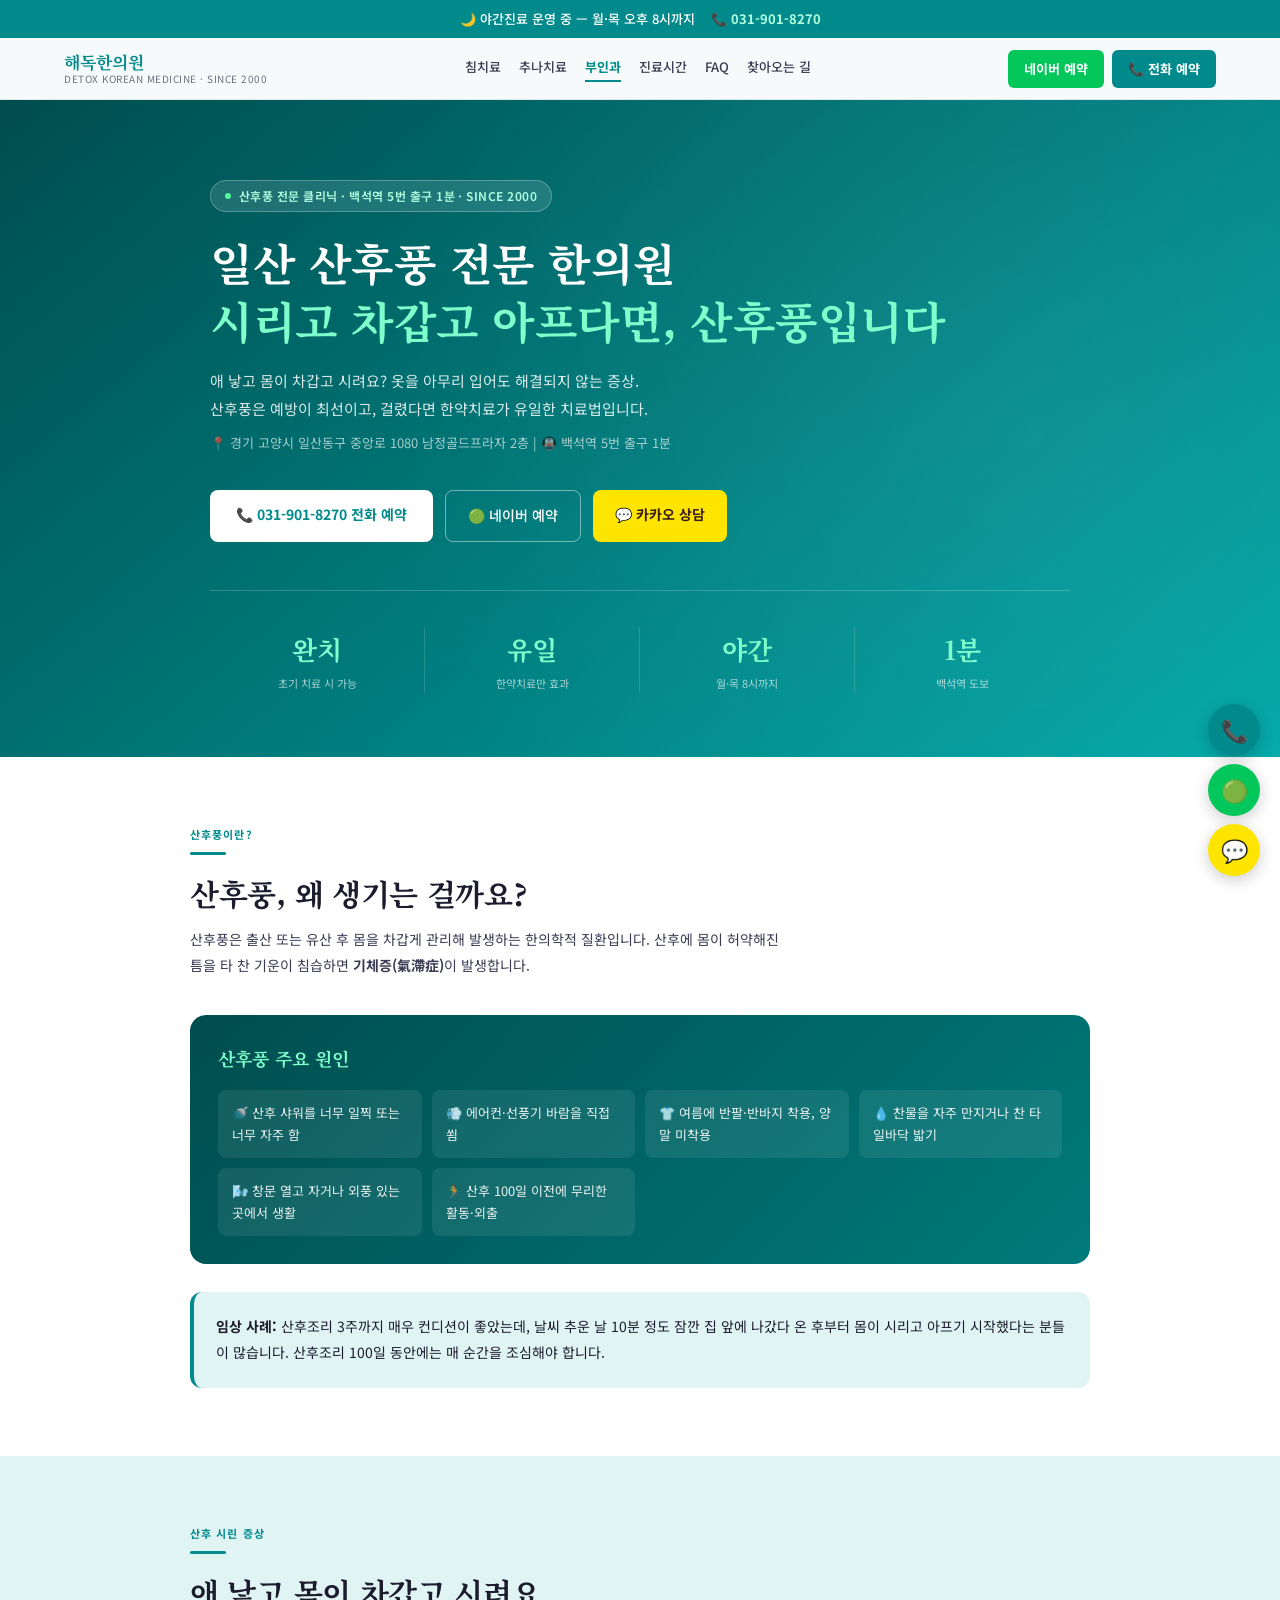
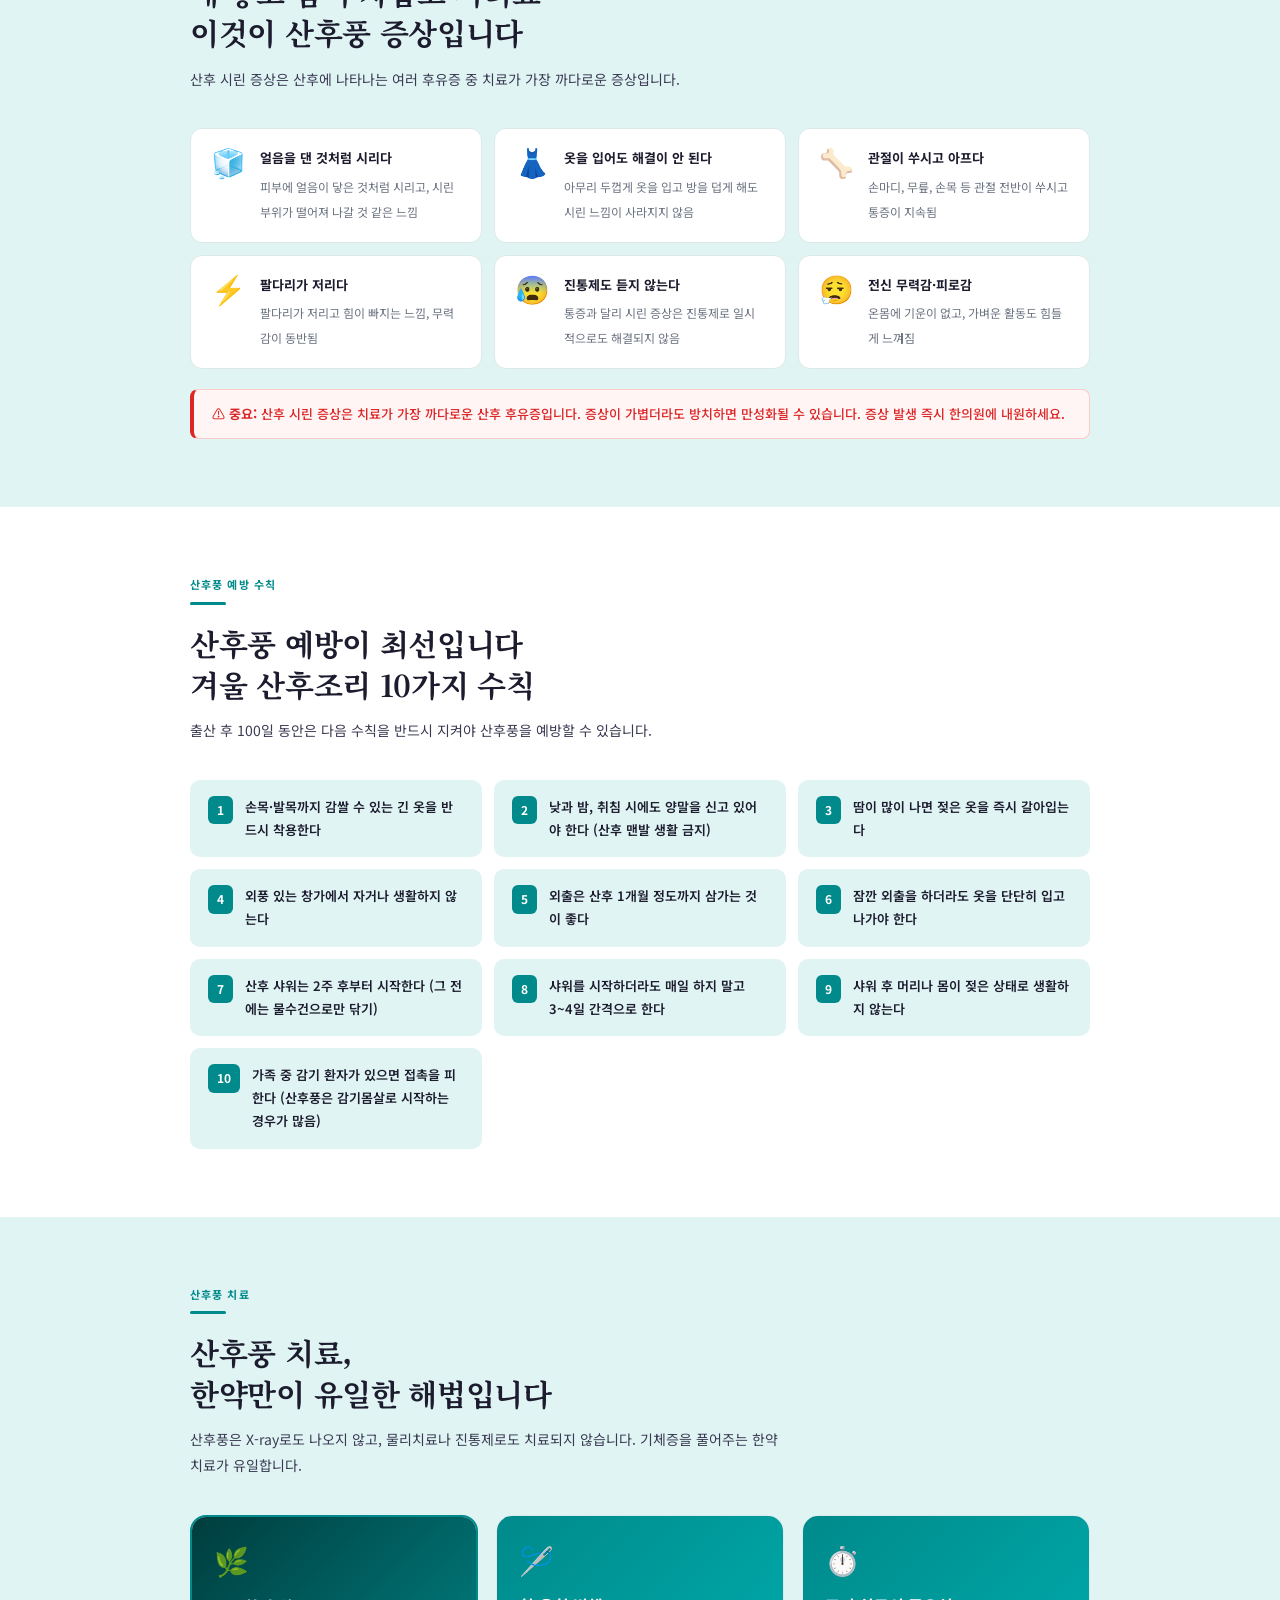
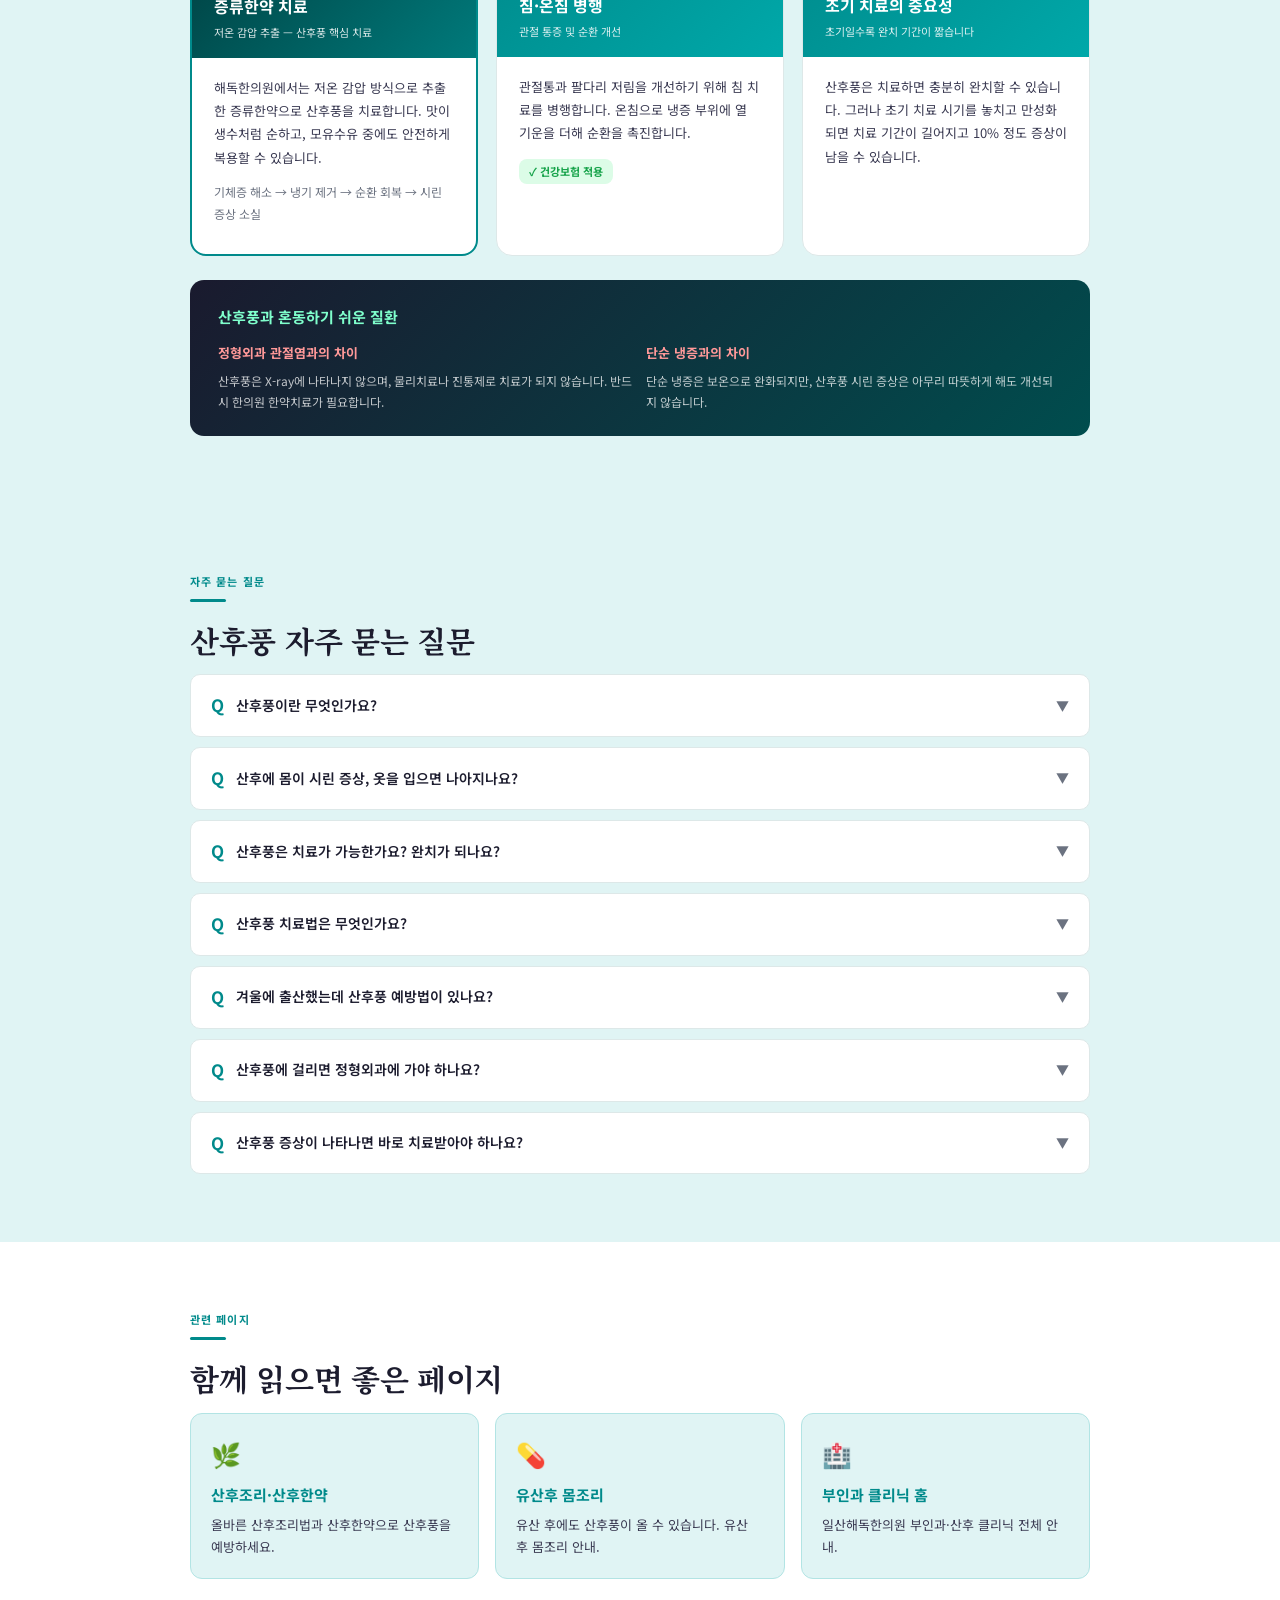
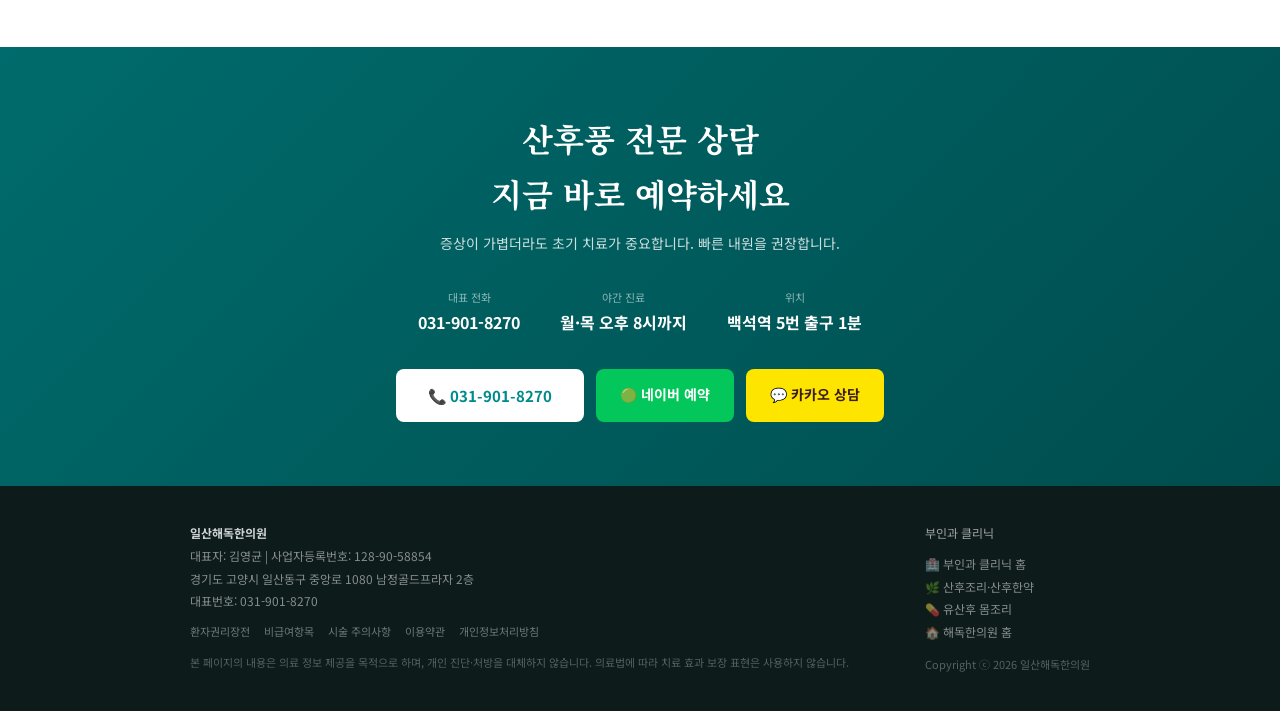
<file: sanhupung.html>
<!DOCTYPE html>
<html lang="ko">
<head>
<!-- Google tag (gtag.js) -->
<script async src="https://www.googletagmanager.com/gtag/js?id=G-VT2Q48K8S3"></script>
<script>
  window.dataLayer = window.dataLayer || [];
  function gtag(){dataLayer.push(arguments);}
  gtag('js', new Date());
  gtag('config', 'G-VT2Q48K8S3');
</script>
<meta charset="UTF-8">
<meta name="viewport" content="width=device-width, initial-scale=1.0">
<link rel="preconnect" href="https://fonts.googleapis.com">
<link rel="preconnect" href="https://fonts.gstatic.com" crossorigin>
<link rel="stylesheet" href="https://fonts.googleapis.com/css2?family=Noto+Serif+KR:wght@400;700&family=Noto+Sans+KR:wght@300;400;500;700&display=swap">
<link rel="sitemap" type="application/xml" href="/sitemap.xml">

<title>산후풍 한의원 일산 — 산후 시림·냉증·관절통 전문 치료 | 일산해독한의원</title>
<meta name="description" content="일산 산후풍 전문 해독한의원. 애 낳고 몸이 차갑고 시려요? 산후 시린 증상·관절통 한약 치료 전문. 산후풍 완치 가능. 25년 경력 김영균 원장. 백석역 5번 출구 1분. 031-901-8270">
<meta name="keywords" content="산후풍 한의원, 일산 산후풍, 산후풍 치료, 산후풍 완치, 산후풍 증상, 산후 시린증상, 산후 냉증, 산후 관절통, 산후풍한약, 일산산후풍한의원, 백석역 산후풍">
<meta name="author" content="일산해독한의원">
<link rel="canonical" href="https://detox9338.github.io/sanhupung.html">
<meta name="robots" content="index, follow, max-snippet:-1, max-image-preview:large, max-video-preview:-1">

<meta property="og:title" content="산후풍 한의원 일산 — 산후 시림·냉증·관절통 전문 | 일산해독한의원">
<meta property="og:description" content="애 낳고 몸이 차갑고 시려요? 산후풍 전문 해독한의원. 한약치료로 산후풍 완치 가능. 25년 경력 김영균 원장. 031-901-8270">
<meta property="og:type" content="website">
<meta property="og:url" content="https://detox9338.github.io/sanhupung.html">
<meta property="og:site_name" content="일산해독한의원">
<meta property="og:image" content="https://cdn.imweb.me/upload/S20240215be1b552aba88c/2b786ee712592.png">
<meta property="og:image:width" content="1200">
<meta property="og:image:height" content="630">
<meta property="og:locale" content="ko_KR">

<meta name="twitter:card" content="summary_large_image">
<meta name="twitter:title" content="산후풍 한의원 일산 | 일산해독한의원">
<meta name="twitter:description" content="산후 시림·냉증·관절통 전문. 한약치료로 산후풍 완치. 031-901-8270">
<meta name="twitter:image" content="https://cdn.imweb.me/upload/S20240215be1b552aba88c/2b786ee712592.png">

<script type="application/ld+json">
{
  "@context": "https://schema.org",
  "@type": "BreadcrumbList",
  "itemListElement": [
    {"@type":"ListItem","position":1,"name":"홈","item":"https://detox9338.github.io/"},
    {"@type":"ListItem","position":2,"name":"부인과·산후 클리닉","item":"https://detox9338.github.io/women.html"},
    {"@type":"ListItem","position":3,"name":"산후풍 전문 치료","item":"https://detox9338.github.io/sanhupung.html"}
  ]
}
</script>

<script type="application/ld+json">
{
  "@context": "https://schema.org",
  "@type": "FAQPage",
  "mainEntity": [
    {
      "@type": "Question",
      "name": "산후풍이란 무엇인가요?",
      "acceptedAnswer": {"@type":"Answer","text":"산후풍은 출산 또는 유산 후 몸을 차갑게 관리해 발생하는 질환입니다. 주된 원인은 기체증(氣滯症)으로, 산후에 몸이 허약해진 틈을 타 찬 기운이 몸에 침습하면 발생합니다. 대표 증상으로는 온몸이 시리고 차가운 느낌, 관절통, 팔다리 저림, 무력감 등이 있습니다."}
    },
    {
      "@type": "Question",
      "name": "산후에 몸이 시린 증상, 옷을 입으면 나아지나요?",
      "acceptedAnswer": {"@type":"Answer","text":"아닙니다. 산후 시린 증상은 옷을 아무리 두껍게 입어도 해결되지 않습니다. 이는 단순한 체온 문제가 아니라 기체증으로 인한 것이기 때문입니다. 방을 덥게 해도 시린 느낌이 사라지지 않는다면 빠른 한의원 내원이 필요합니다."}
    },
    {
      "@type": "Question",
      "name": "산후풍은 치료가 가능한가요? 완치가 되나요?",
      "acceptedAnswer": {"@type":"Answer","text":"산후풍은 치료하면 충분히 완치될 수 있습니다. 초기에 치료를 시작할수록 회복이 빠릅니다. 다만 만성화되면 치료 기간이 길어지고 10% 정도 증상이 남을 수 있습니다. 산후풍에 걸렸다면 정형외과가 아닌 한의원에서 한약치료를 받아야 합니다."}
    },
    {
      "@type": "Question",
      "name": "산후풍 치료법은 무엇인가요?",
      "acceptedAnswer": {"@type":"Answer","text":"산후풍의 유일한 치료법은 한약치료입니다. 기체증을 한약으로 풀어주어야 시리고 아픈 증상이 호전됩니다. X-ray나 물리치료, 진통제로는 산후풍을 치료할 수 없습니다. 일산해독한의원에서는 저온 감압 증류한약으로 치료하며, 모유수유 중에도 안전하게 복용할 수 있습니다."}
    },
    {
      "@type": "Question",
      "name": "겨울에 출산했는데 산후풍 예방법이 있나요?",
      "acceptedAnswer": {"@type":"Answer","text":"겨울 산후조리에서 가장 중요한 것은 찬바람을 피하는 것입니다. 손목·발목까지 감싸는 옷 착용, 24시간 양말 착용, 외출 1개월 자제, 샤워는 산후 2주 이후부터 3~4일 간격으로, 머리 감은 후 즉시 말리기, 가족 중 감기 환자 접촉 주의 등이 핵심 수칙입니다."}
    },
    {
      "@type": "Question",
      "name": "산후풍에 걸리면 정형외과에 가야 하나요?",
      "acceptedAnswer": {"@type":"Answer","text":"아닙니다. 산후풍은 단순한 관절 문제가 아니기 때문에 정형외과 치료로 해결이 되지 않습니다. X-ray에도 나타나지 않고, 물리치료나 진통제로도 근본 치료가 되지 않습니다. 반드시 한의원에서 한약치료를 받아야 합니다."}
    },
    {
      "@type": "Question",
      "name": "산후풍 증상이 언제 생기면 빨리 치료해야 하나요?",
      "acceptedAnswer": {"@type":"Answer","text":"산후풍 증상이 나타나는 즉시 치료를 시작하는 것이 좋습니다. 산후조리 중 잠깐의 외출이나 바람 노출 후 갑자기 시린 증상이 나타난 경우, 빠른 치료가 완치 기간을 크게 줄입니다. 증상이 가볍더라도 방치하면 만성 산후풍으로 이어질 수 있습니다."}
    }
  ]
}
</script>

<link rel="stylesheet" href="styles.css">
</head>
<body>

<div class="topbar">
  🌙 야간진료 운영 중 — 월·목 오후 8시까지
  <a href="tel:0319018270">📞 031-901-8270</a>
</div>

<header>
  <a href="index.html" class="logo-wrap">
    <span class="logo-main">해독한의원</span>
    <span class="logo-sub">DETOX KOREAN MEDICINE · SINCE 2000</span>
  </a>
  <nav id="main-nav">
    <a href="acupuncture.html">침치료</a>
    <a href="chuna.html">추나치료</a>
    <a href="women.html" class="active">부인과</a>
    <a href="index.html#hours">진료시간</a>
    <a href="#faq">FAQ</a>
    <a href="index.html#location">찾아오는 길</a>
  </nav>
  <button class="menu-btn" onclick="toggleMenu()" aria-label="메뉴 열기">
    <span></span><span></span><span></span>
  </button>
  <div class="hdr-cta">
    <a href="https://m.booking.naver.com/booking/6/bizes/209863?theme=place&service-target=map-pc&area=bmp" target="_blank" class="btn-call" style="background:#03c75a">네이버 예약</a>
    <a href="tel:0319018270" class="btn-call">📞 전화 예약</a>
  </div>
</header>

<!-- 히어로 -->
<section class="hero">
  <div class="hero-inner">
    <div class="hero-badge">
      <span class="badge-dot"></span>
      산후풍 전문 클리닉 · 백석역 5번 출구 1분 · SINCE 2000
    </div>
    <h1>일산 산후풍 전문 한의원<br><em>시리고 차갑고 아프다면, 산후풍입니다</em></h1>
    <p class="hero-lead">
      애 낳고 몸이 차갑고 시려요? 옷을 아무리 입어도 해결되지 않는 증상.<br>
      산후풍은 예방이 최선이고, 걸렸다면 한약치료가 유일한 치료법입니다.
    </p>
    <p class="hero-detail">📍 경기 고양시 일산동구 중앙로 1080 남정골드프라자 2층 | 🚇 백석역 5번 출구 1분</p>
    <div class="hero-btns">
      <a href="tel:0319018270" class="h-btn-p">📞 031-901-8270 전화 예약</a>
      <a href="https://m.booking.naver.com/booking/6/bizes/209863?theme=place&service-target=map-pc&area=bmp" target="_blank" class="h-btn-s">🟢 네이버 예약</a>
      <a href="https://open.kakao.com/o/s62bgsri" target="_blank" class="h-btn-kakao">💬 카카오 상담</a>
    </div>
    <div class="hero-stats">
      <div class="hero-stat"><span class="stat-num">완치</span><div class="stat-label">초기 치료 시 가능</div></div>
      <div class="hero-stat"><span class="stat-num">유일</span><div class="stat-label">한약치료만 효과</div></div>
      <div class="hero-stat"><span class="stat-num">야간</span><div class="stat-label">월·목 8시까지</div></div>
      <div class="hero-stat"><span class="stat-num">1분</span><div class="stat-label">백석역 도보</div></div>
    </div>
  </div>
</section>

<!-- 산후풍이란 -->
<section style="background:var(--white)">
  <div class="sec-inner">
    <div class="eyebrow">산후풍이란?</div>
    <div class="divider"></div>
    <h2 class="sec-title">산후풍, 왜 생기는 걸까요?</h2>
    <p class="sec-desc">산후풍은 출산 또는 유산 후 몸을 차갑게 관리해 발생하는 한의학적 질환입니다. 산후에 몸이 허약해진 틈을 타 찬 기운이 침습하면 <strong>기체증(氣滯症)</strong>이 발생합니다.</p>

    <div style="background:linear-gradient(135deg,#004d4e,#007a7b);border-radius:16px;padding:28px;color:#fff;margin-bottom:28px" class="fade-in">
      <h3 style="font-family:'Noto Serif KR',serif;font-size:18px;font-weight:700;color:#7fffcc;margin-bottom:16px">산후풍 주요 원인</h3>
      <div style="display:grid;grid-template-columns:repeat(auto-fit,minmax(200px,1fr));gap:10px">
        <div style="background:rgba(255,255,255,.08);border-radius:8px;padding:12px 14px;font-size:13px;color:rgba(255,255,255,.9)">🚿 산후 샤워를 너무 일찍 또는 너무 자주 함</div>
        <div style="background:rgba(255,255,255,.08);border-radius:8px;padding:12px 14px;font-size:13px;color:rgba(255,255,255,.9)">💨 에어컨·선풍기 바람을 직접 쐼</div>
        <div style="background:rgba(255,255,255,.08);border-radius:8px;padding:12px 14px;font-size:13px;color:rgba(255,255,255,.9)">👕 여름에 반팔·반바지 착용, 양말 미착용</div>
        <div style="background:rgba(255,255,255,.08);border-radius:8px;padding:12px 14px;font-size:13px;color:rgba(255,255,255,.9)">💧 찬물을 자주 만지거나 찬 타일바닥 밟기</div>
        <div style="background:rgba(255,255,255,.08);border-radius:8px;padding:12px 14px;font-size:13px;color:rgba(255,255,255,.9)">🌬️ 창문 열고 자거나 외풍 있는 곳에서 생활</div>
        <div style="background:rgba(255,255,255,.08);border-radius:8px;padding:12px 14px;font-size:13px;color:rgba(255,255,255,.9)">🏃 산후 100일 이전에 무리한 활동·외출</div>
      </div>
    </div>

    <div style="background:var(--teal-light);border-radius:12px;padding:22px;border-left:4px solid var(--teal)" class="fade-in">
      <p style="font-size:14px;color:var(--ink);line-height:1.85"><strong>임상 사례:</strong> 산후조리 3주까지 매우 컨디션이 좋았는데, 날씨 추운 날 10분 정도 잠깐 집 앞에 나갔다 온 후부터 몸이 시리고 아프기 시작했다는 분들이 많습니다. 산후조리 100일 동안에는 매 순간을 조심해야 합니다.</p>
    </div>
  </div>
</section>

<!-- 산후 시린 증상 -->
<section style="background:var(--teal-light)">
  <div class="sec-inner">
    <div class="eyebrow">산후 시린 증상</div>
    <div class="divider"></div>
    <h2 class="sec-title">애 낳고 몸이 차갑고 시려요<br>이것이 산후풍 증상입니다</h2>
    <p class="sec-desc">산후 시린 증상은 산후에 나타나는 여러 후유증 중 치료가 가장 까다로운 증상입니다.</p>

    <div class="sym-grid fade-in">
      <div class="sym-card">
        <div class="sym-ico">🧊</div>
        <div class="sym-text"><strong>얼음을 댄 것처럼 시리다</strong><span>피부에 얼음이 닿은 것처럼 시리고, 시린 부위가 떨어져 나갈 것 같은 느낌</span></div>
      </div>
      <div class="sym-card">
        <div class="sym-ico">👗</div>
        <div class="sym-text"><strong>옷을 입어도 해결이 안 된다</strong><span>아무리 두껍게 옷을 입고 방을 덥게 해도 시린 느낌이 사라지지 않음</span></div>
      </div>
      <div class="sym-card">
        <div class="sym-ico">🦴</div>
        <div class="sym-text"><strong>관절이 쑤시고 아프다</strong><span>손마디, 무릎, 손목 등 관절 전반이 쑤시고 통증이 지속됨</span></div>
      </div>
      <div class="sym-card">
        <div class="sym-ico">⚡</div>
        <div class="sym-text"><strong>팔다리가 저리다</strong><span>팔다리가 저리고 힘이 빠지는 느낌, 무력감이 동반됨</span></div>
      </div>
      <div class="sym-card">
        <div class="sym-ico">😰</div>
        <div class="sym-text"><strong>진통제도 듣지 않는다</strong><span>통증과 달리 시린 증상은 진통제로 일시적으로도 해결되지 않음</span></div>
      </div>
      <div class="sym-card">
        <div class="sym-ico">😮‍💨</div>
        <div class="sym-text"><strong>전신 무력감·피로감</strong><span>온몸에 기운이 없고, 가벼운 활동도 힘들게 느껴짐</span></div>
      </div>
    </div>

    <div class="alert-box fade-in" style="margin-top:20px">
      ⚠️ <strong>중요:</strong> 산후 시린 증상은 치료가 가장 까다로운 산후 후유증입니다. 증상이 가볍더라도 방치하면 만성화될 수 있습니다. 증상 발생 즉시 한의원에 내원하세요.
    </div>
  </div>
</section>

<!-- 겨울 산후조리 수칙 -->
<section style="background:var(--white)">
  <div class="sec-inner">
    <div class="eyebrow">산후풍 예방 수칙</div>
    <div class="divider"></div>
    <h2 class="sec-title">산후풍 예방이 최선입니다<br>겨울 산후조리 10가지 수칙</h2>
    <p class="sec-desc">출산 후 100일 동안은 다음 수칙을 반드시 지켜야 산후풍을 예방할 수 있습니다.</p>

    <div style="display:grid;grid-template-columns:repeat(auto-fit,minmax(280px,1fr));gap:12px" class="fade-in">
      <div style="background:var(--teal-light);border-radius:10px;padding:16px 18px;display:flex;gap:12px;align-items:flex-start">
        <span style="background:var(--teal);color:#fff;font-size:12px;font-weight:700;padding:4px 9px;border-radius:6px;flex-shrink:0">1</span>
        <p style="font-size:13px;color:var(--ink);line-height:1.75;font-weight:600">손목·발목까지 감쌀 수 있는 긴 옷을 반드시 착용한다</p>
      </div>
      <div style="background:var(--teal-light);border-radius:10px;padding:16px 18px;display:flex;gap:12px;align-items:flex-start">
        <span style="background:var(--teal);color:#fff;font-size:12px;font-weight:700;padding:4px 9px;border-radius:6px;flex-shrink:0">2</span>
        <p style="font-size:13px;color:var(--ink);line-height:1.75;font-weight:600">낮과 밤, 취침 시에도 양말을 신고 있어야 한다 (산후 맨발 생활 금지)</p>
      </div>
      <div style="background:var(--teal-light);border-radius:10px;padding:16px 18px;display:flex;gap:12px;align-items:flex-start">
        <span style="background:var(--teal);color:#fff;font-size:12px;font-weight:700;padding:4px 9px;border-radius:6px;flex-shrink:0">3</span>
        <p style="font-size:13px;color:var(--ink);line-height:1.75;font-weight:600">땀이 많이 나면 젖은 옷을 즉시 갈아입는다</p>
      </div>
      <div style="background:var(--teal-light);border-radius:10px;padding:16px 18px;display:flex;gap:12px;align-items:flex-start">
        <span style="background:var(--teal);color:#fff;font-size:12px;font-weight:700;padding:4px 9px;border-radius:6px;flex-shrink:0">4</span>
        <p style="font-size:13px;color:var(--ink);line-height:1.75;font-weight:600">외풍 있는 창가에서 자거나 생활하지 않는다</p>
      </div>
      <div style="background:var(--teal-light);border-radius:10px;padding:16px 18px;display:flex;gap:12px;align-items:flex-start">
        <span style="background:var(--teal);color:#fff;font-size:12px;font-weight:700;padding:4px 9px;border-radius:6px;flex-shrink:0">5</span>
        <p style="font-size:13px;color:var(--ink);line-height:1.75;font-weight:600">외출은 산후 1개월 정도까지 삼가는 것이 좋다</p>
      </div>
      <div style="background:var(--teal-light);border-radius:10px;padding:16px 18px;display:flex;gap:12px;align-items:flex-start">
        <span style="background:var(--teal);color:#fff;font-size:12px;font-weight:700;padding:4px 9px;border-radius:6px;flex-shrink:0">6</span>
        <p style="font-size:13px;color:var(--ink);line-height:1.75;font-weight:600">잠깐 외출을 하더라도 옷을 단단히 입고 나가야 한다</p>
      </div>
      <div style="background:var(--teal-light);border-radius:10px;padding:16px 18px;display:flex;gap:12px;align-items:flex-start">
        <span style="background:var(--teal);color:#fff;font-size:12px;font-weight:700;padding:4px 9px;border-radius:6px;flex-shrink:0">7</span>
        <p style="font-size:13px;color:var(--ink);line-height:1.75;font-weight:600">산후 샤워는 2주 후부터 시작한다 (그 전에는 물수건으로만 닦기)</p>
      </div>
      <div style="background:var(--teal-light);border-radius:10px;padding:16px 18px;display:flex;gap:12px;align-items:flex-start">
        <span style="background:var(--teal);color:#fff;font-size:12px;font-weight:700;padding:4px 9px;border-radius:6px;flex-shrink:0">8</span>
        <p style="font-size:13px;color:var(--ink);line-height:1.75;font-weight:600">샤워를 시작하더라도 매일 하지 말고 3~4일 간격으로 한다</p>
      </div>
      <div style="background:var(--teal-light);border-radius:10px;padding:16px 18px;display:flex;gap:12px;align-items:flex-start">
        <span style="background:var(--teal);color:#fff;font-size:12px;font-weight:700;padding:4px 9px;border-radius:6px;flex-shrink:0">9</span>
        <p style="font-size:13px;color:var(--ink);line-height:1.75;font-weight:600">샤워 후 머리나 몸이 젖은 상태로 생활하지 않는다</p>
      </div>
      <div style="background:var(--teal-light);border-radius:10px;padding:16px 18px;display:flex;gap:12px;align-items:flex-start">
        <span style="background:var(--teal);color:#fff;font-size:12px;font-weight:700;padding:4px 9px;border-radius:6px;flex-shrink:0">10</span>
        <p style="font-size:13px;color:var(--ink);line-height:1.75;font-weight:600">가족 중 감기 환자가 있으면 접촉을 피한다 (산후풍은 감기몸살로 시작하는 경우가 많음)</p>
      </div>
    </div>
  </div>
</section>

<!-- 치료법 -->
<section class="tx-section">
  <div class="sec-inner">
    <div class="eyebrow">산후풍 치료</div>
    <div class="divider"></div>
    <h2 class="sec-title">산후풍 치료,<br>한약만이 유일한 해법입니다</h2>
    <p class="sec-desc">산후풍은 X-ray로도 나오지 않고, 물리치료나 진통제로도 치료되지 않습니다. 기체증을 풀어주는 한약치료가 유일합니다.</p>

    <div class="tx-grid fade-in">
      <div class="tx-card" style="border:2px solid var(--teal)">
        <div class="tx-head" style="background:linear-gradient(135deg,#003d3e,#007a7b)">
          <div class="ico">🌿</div>
          <h3>증류한약 치료</h3>
          <p>저온 감압 추출 — 산후풍 핵심 치료</p>
        </div>
        <div class="tx-body">
          <p>해독한의원에서는 저온 감압 방식으로 추출한 증류한약으로 산후풍을 치료합니다. 맛이 생수처럼 순하고, 모유수유 중에도 안전하게 복용할 수 있습니다.</p>
          <p style="font-size:12px;color:var(--muted)">기체증 해소 → 냉기 제거 → 순환 회복 → 시린 증상 소실</p>
        </div>
      </div>
      <div class="tx-card">
        <div class="tx-head">
          <div class="ico">🪡</div>
          <h3>침·온침 병행</h3>
          <p>관절 통증 및 순환 개선</p>
        </div>
        <div class="tx-body">
          <p>관절통과 팔다리 저림을 개선하기 위해 침 치료를 병행합니다. 온침으로 냉증 부위에 열 기운을 더해 순환을 촉진합니다.</p>
          <span class="ins ins-y">✓ 건강보험 적용</span>
        </div>
      </div>
      <div class="tx-card">
        <div class="tx-head">
          <div class="ico">⏱️</div>
          <h3>조기 치료의 중요성</h3>
          <p>초기일수록 완치 기간이 짧습니다</p>
        </div>
        <div class="tx-body">
          <p>산후풍은 치료하면 충분히 완치할 수 있습니다. 그러나 초기 치료 시기를 놓치고 만성화되면 치료 기간이 길어지고 10% 정도 증상이 남을 수 있습니다.</p>
        </div>
      </div>
    </div>

    <div style="margin-top:24px;background:linear-gradient(135deg,#1a1a2e,#004d4e);border-radius:14px;padding:24px 28px;color:#fff" class="fade-in">
      <h3 style="font-size:15px;font-weight:700;color:#7fffcc;margin-bottom:12px">산후풍과 혼동하기 쉬운 질환</h3>
      <div style="display:grid;grid-template-columns:1fr 1fr;gap:12px">
        <div>
          <p style="font-size:13px;font-weight:700;color:#ff9999;margin-bottom:6px">정형외과 관절염과의 차이</p>
          <p style="font-size:12px;color:rgba(255,255,255,.75);line-height:1.75">산후풍은 X-ray에 나타나지 않으며, 물리치료나 진통제로 치료가 되지 않습니다. 반드시 한의원 한약치료가 필요합니다.</p>
        </div>
        <div>
          <p style="font-size:13px;font-weight:700;color:#ff9999;margin-bottom:6px">단순 냉증과의 차이</p>
          <p style="font-size:12px;color:rgba(255,255,255,.75);line-height:1.75">단순 냉증은 보온으로 완화되지만, 산후풍 시린 증상은 아무리 따뜻하게 해도 개선되지 않습니다.</p>
        </div>
      </div>
    </div>
  </div>
</section>

<!-- FAQ -->
<section id="faq" style="background:var(--teal-light)">
  <div class="sec-inner">
    <div class="eyebrow">자주 묻는 질문</div>
    <div class="divider"></div>
    <h2 class="sec-title">산후풍 자주 묻는 질문</h2>
    <div class="faq-list fade-in">
      <div class="faq-item">
        <div class="faq-q" onclick="tf(this)"><span class="qm">Q</span><span>산후풍이란 무엇인가요?</span><span class="arr">▼</span></div>
        <div class="faq-a">산후풍은 출산 또는 유산 후 몸을 차갑게 관리해 발생하는 질환입니다. 주된 원인은 기체증(氣滯症)으로, 산후에 몸이 허약해진 틈을 타 찬 기운이 몸에 침습하면 발생합니다. 대표 증상으로는 온몸이 시리고 차가운 느낌, 관절통, 팔다리 저림, 무력감 등이 있습니다.</div>
      </div>
      <div class="faq-item">
        <div class="faq-q" onclick="tf(this)"><span class="qm">Q</span><span>산후에 몸이 시린 증상, 옷을 입으면 나아지나요?</span><span class="arr">▼</span></div>
        <div class="faq-a">아닙니다. 산후 시린 증상은 옷을 아무리 두껍게 입어도 해결되지 않습니다. 이는 단순한 체온 문제가 아니라 기체증으로 인한 것이기 때문입니다. 방을 덥게 해도 시린 느낌이 사라지지 않는다면 빠른 한의원 내원이 필요합니다.</div>
      </div>
      <div class="faq-item">
        <div class="faq-q" onclick="tf(this)"><span class="qm">Q</span><span>산후풍은 치료가 가능한가요? 완치가 되나요?</span><span class="arr">▼</span></div>
        <div class="faq-a">산후풍은 치료하면 충분히 완치될 수 있습니다. 초기에 치료를 시작할수록 회복이 빠릅니다. 다만 만성화되면 치료 기간이 길어지고 10% 정도 증상이 남을 수 있습니다. 산후풍에 걸렸다면 정형외과가 아닌 한의원에서 한약치료를 받아야 합니다.</div>
      </div>
      <div class="faq-item">
        <div class="faq-q" onclick="tf(this)"><span class="qm">Q</span><span>산후풍 치료법은 무엇인가요?</span><span class="arr">▼</span></div>
        <div class="faq-a">산후풍의 유일한 치료법은 한약치료입니다. 기체증을 한약으로 풀어주어야 시리고 아픈 증상이 호전됩니다. X-ray나 물리치료, 진통제로는 산후풍을 치료할 수 없습니다. 일산해독한의원에서는 저온 감압 증류한약으로 치료하며, 모유수유 중에도 안전하게 복용할 수 있습니다.</div>
      </div>
      <div class="faq-item">
        <div class="faq-q" onclick="tf(this)"><span class="qm">Q</span><span>겨울에 출산했는데 산후풍 예방법이 있나요?</span><span class="arr">▼</span></div>
        <div class="faq-a">겨울 산후조리에서 가장 중요한 것은 찬바람을 피하는 것입니다. 손목·발목까지 감싸는 옷 착용, 24시간 양말 착용, 외출 1개월 자제, 샤워는 산후 2주 이후부터 3~4일 간격으로, 머리 감은 후 즉시 말리기, 가족 중 감기 환자 접촉 주의 등이 핵심 수칙입니다.</div>
      </div>
      <div class="faq-item">
        <div class="faq-q" onclick="tf(this)"><span class="qm">Q</span><span>산후풍에 걸리면 정형외과에 가야 하나요?</span><span class="arr">▼</span></div>
        <div class="faq-a">아닙니다. 산후풍은 단순한 관절 문제가 아니기 때문에 정형외과 치료로 해결이 되지 않습니다. X-ray에도 나타나지 않고, 물리치료나 진통제로도 근본 치료가 되지 않습니다. 반드시 한의원에서 한약치료를 받아야 합니다.</div>
      </div>
      <div class="faq-item">
        <div class="faq-q" onclick="tf(this)"><span class="qm">Q</span><span>산후풍 증상이 나타나면 바로 치료받아야 하나요?</span><span class="arr">▼</span></div>
        <div class="faq-a">네, 증상이 나타나는 즉시 치료를 시작하는 것이 좋습니다. 산후조리 중 잠깐의 외출이나 바람 노출 후 갑자기 시린 증상이 나타난 경우, 빠른 치료가 완치 기간을 크게 줄입니다. 증상이 가볍더라도 방치하면 만성 산후풍으로 이어질 수 있습니다.</div>
      </div>
    </div>
  </div>
</section>

<!-- 관련 페이지 링크 -->
<section style="background:var(--white)">
  <div class="sec-inner">
    <div class="eyebrow">관련 페이지</div>
    <div class="divider"></div>
    <h2 class="sec-title">함께 읽으면 좋은 페이지</h2>
    <div style="display:grid;grid-template-columns:repeat(auto-fit,minmax(220px,1fr));gap:16px" class="fade-in">
      <a href="sanhu-care.html" style="text-decoration:none;background:var(--teal-light);border-radius:12px;padding:20px;display:block;border:1px solid var(--teal-mid);transition:transform .2s" onmouseover="this.style.transform='translateY(-2px)'" onmouseout="this.style.transform=''">
        <div style="font-size:24px;margin-bottom:8px">🌿</div>
        <h3 style="font-size:15px;font-weight:700;color:var(--teal);margin-bottom:6px">산후조리·산후한약</h3>
        <p style="font-size:13px;color:var(--ink2);line-height:1.7">올바른 산후조리법과 산후한약으로 산후풍을 예방하세요.</p>
      </a>
      <a href="miscarriage.html" style="text-decoration:none;background:var(--teal-light);border-radius:12px;padding:20px;display:block;border:1px solid var(--teal-mid);transition:transform .2s" onmouseover="this.style.transform='translateY(-2px)'" onmouseout="this.style.transform=''">
        <div style="font-size:24px;margin-bottom:8px">💊</div>
        <h3 style="font-size:15px;font-weight:700;color:var(--teal);margin-bottom:6px">유산후 몸조리</h3>
        <p style="font-size:13px;color:var(--ink2);line-height:1.7">유산 후에도 산후풍이 올 수 있습니다. 유산 후 몸조리 안내.</p>
      </a>
      <a href="women.html" style="text-decoration:none;background:var(--teal-light);border-radius:12px;padding:20px;display:block;border:1px solid var(--teal-mid);transition:transform .2s" onmouseover="this.style.transform='translateY(-2px)'" onmouseout="this.style.transform=''">
        <div style="font-size:24px;margin-bottom:8px">🏥</div>
        <h3 style="font-size:15px;font-weight:700;color:var(--teal);margin-bottom:6px">부인과 클리닉 홈</h3>
        <p style="font-size:13px;color:var(--ink2);line-height:1.7">일산해독한의원 부인과·산후 클리닉 전체 안내.</p>
      </a>
    </div>
  </div>
</section>

<!-- CTA -->
<section class="cta-sec">
  <h2>산후풍 전문 상담<br>지금 바로 예약하세요</h2>
  <p>증상이 가볍더라도 초기 치료가 중요합니다. 빠른 내원을 권장합니다.</p>
  <div class="cta-info-row">
    <div class="cta-info-item"><span>대표 전화</span><strong>031-901-8270</strong></div>
    <div class="cta-info-item"><span>야간 진료</span><strong>월·목 오후 8시까지</strong></div>
    <div class="cta-info-item"><span>위치</span><strong>백석역 5번 출구 1분</strong></div>
  </div>
  <div class="cta-btns">
    <a href="tel:0319018270" class="cta-btn-call">📞 031-901-8270</a>
    <a href="https://m.booking.naver.com/booking/6/bizes/209863?theme=place&service-target=map-pc&area=bmp" target="_blank" class="cta-btn-naver">🟢 네이버 예약</a>
    <a href="https://open.kakao.com/o/s62bgsri" target="_blank" class="cta-btn-kakao">💬 카카오 상담</a>
  </div>
</section>

<div class="floating">
  <a href="tel:0319018270" class="float-btn fb-call" title="전화 예약">📞</a>
  <a href="https://m.booking.naver.com/booking/6/bizes/209863?theme=place&service-target=map-pc&area=bmp" target="_blank" class="float-btn fb-naver" title="네이버 예약">🟢</a>
  <a href="https://open.kakao.com/o/s62bgsri" target="_blank" class="float-btn fb-kakao" title="카카오 상담">💬</a>
</div>

<footer>
  <div class="footer-inner">
    <div>
      <p><strong>일산해독한의원</strong></p>
      <p>대표자: 김영균 | 사업자등록번호: 128-90-58854</p>
      <p>경기도 고양시 일산동구 중앙로 1080 남정골드프라자 2층</p>
      <p>대표번호: 031-901-8270</p>
      <div class="footer-links">
        <a href="https://www.detoxis.co.kr/right">환자권리장전</a>
        <a href="https://www.detoxis.co.kr/Non-benefit">비급여항목</a>
        <a href="https://www.detoxis.co.kr/cautions">시술 주의사항</a>
        <a href="https://www.detoxis.co.kr/?mode=policy">이용약관</a>
        <a href="https://www.detoxis.co.kr/?mode=privacy">개인정보처리방침</a>
      </div>
      <p style="margin-top:10px;font-size:11px;color:rgba(255,255,255,.3)">본 페이지의 내용은 의료 정보 제공을 목적으로 하며, 개인 진단·처방을 대체하지 않습니다. 의료법에 따라 치료 효과 보장 표현은 사용하지 않습니다.</p>
    </div>
    <div>
      <p style="color:rgba(255,255,255,.6);font-size:12px;margin-bottom:8px">부인과 클리닉</p>
      <p><a href="women.html" style="color:rgba(255,255,255,.5);text-decoration:none">🏥 부인과 클리닉 홈</a></p>
      <p><a href="sanhu-care.html" style="color:rgba(255,255,255,.5);text-decoration:none">🌿 산후조리·산후한약</a></p>
      <p><a href="miscarriage.html" style="color:rgba(255,255,255,.5);text-decoration:none">💊 유산후 몸조리</a></p>
      <p><a href="index.html" style="color:rgba(255,255,255,.5);text-decoration:none">🏠 해독한의원 홈</a></p>
      <p style="margin-top:10px;font-size:11px;color:rgba(255,255,255,.3)">Copyright ⓒ 2026 일산해독한의원</p>
    </div>
  </div>
</footer>

<script>
function toggleMenu(){const nav=document.getElementById('main-nav');nav.classList.toggle('open');}
document.addEventListener('DOMContentLoaded',function(){
  document.querySelectorAll('#main-nav a').forEach(a=>a.addEventListener('click',()=>{document.getElementById('main-nav').classList.remove('open');}));
});
function tf(el){const item=el.closest('.faq-item');const open=item.classList.contains('open');document.querySelectorAll('.faq-item.open').forEach(i=>i.classList.remove('open'));if(!open)item.classList.add('open');}
const obs=new IntersectionObserver(entries=>{entries.forEach(e=>{if(e.isIntersecting)e.target.classList.add('visible')});},{threshold:0.1});
document.querySelectorAll('.fade-in').forEach(el=>obs.observe(el));
document.querySelectorAll('a[href^="tel:"]').forEach(b=>b.addEventListener('click',()=>{gtag('event','phone_call',{event_category:'CTA',event_label:'sanhupung_page'});}));
</script>
</body>
</html>
</file>
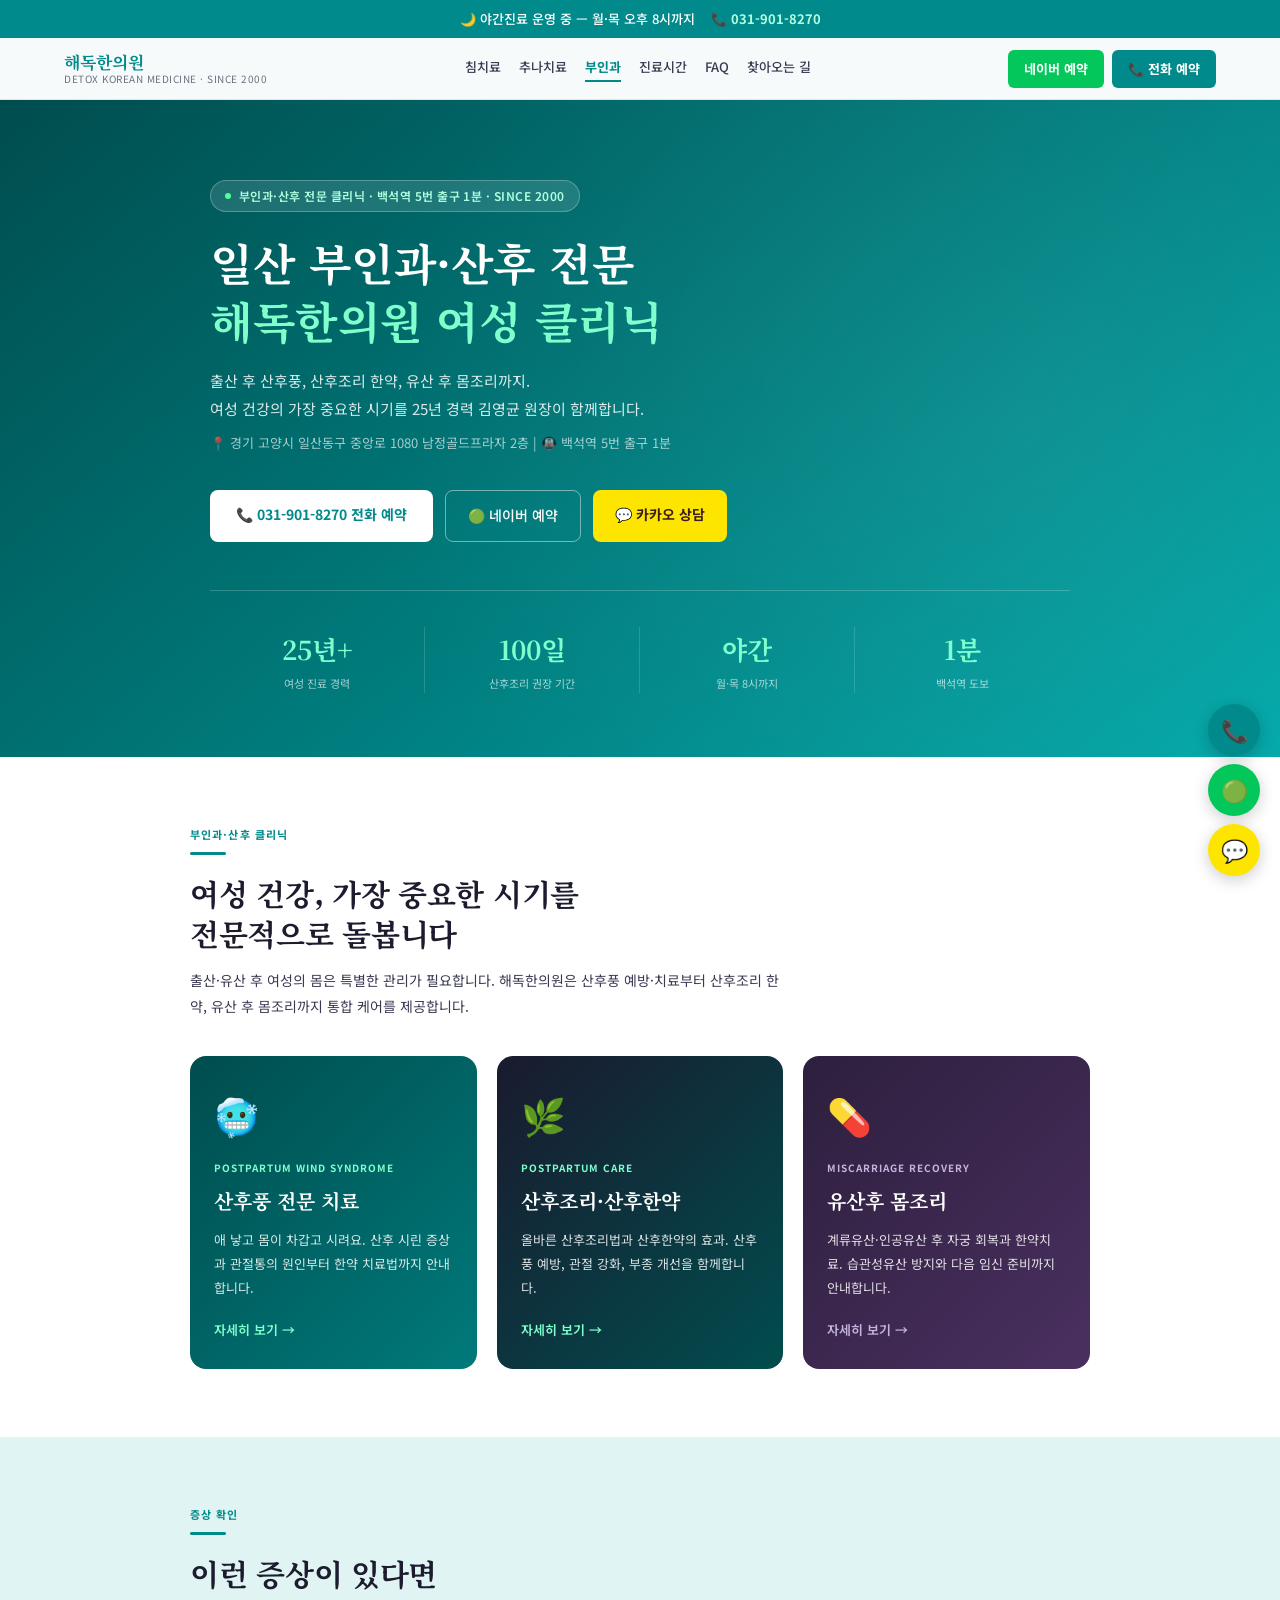
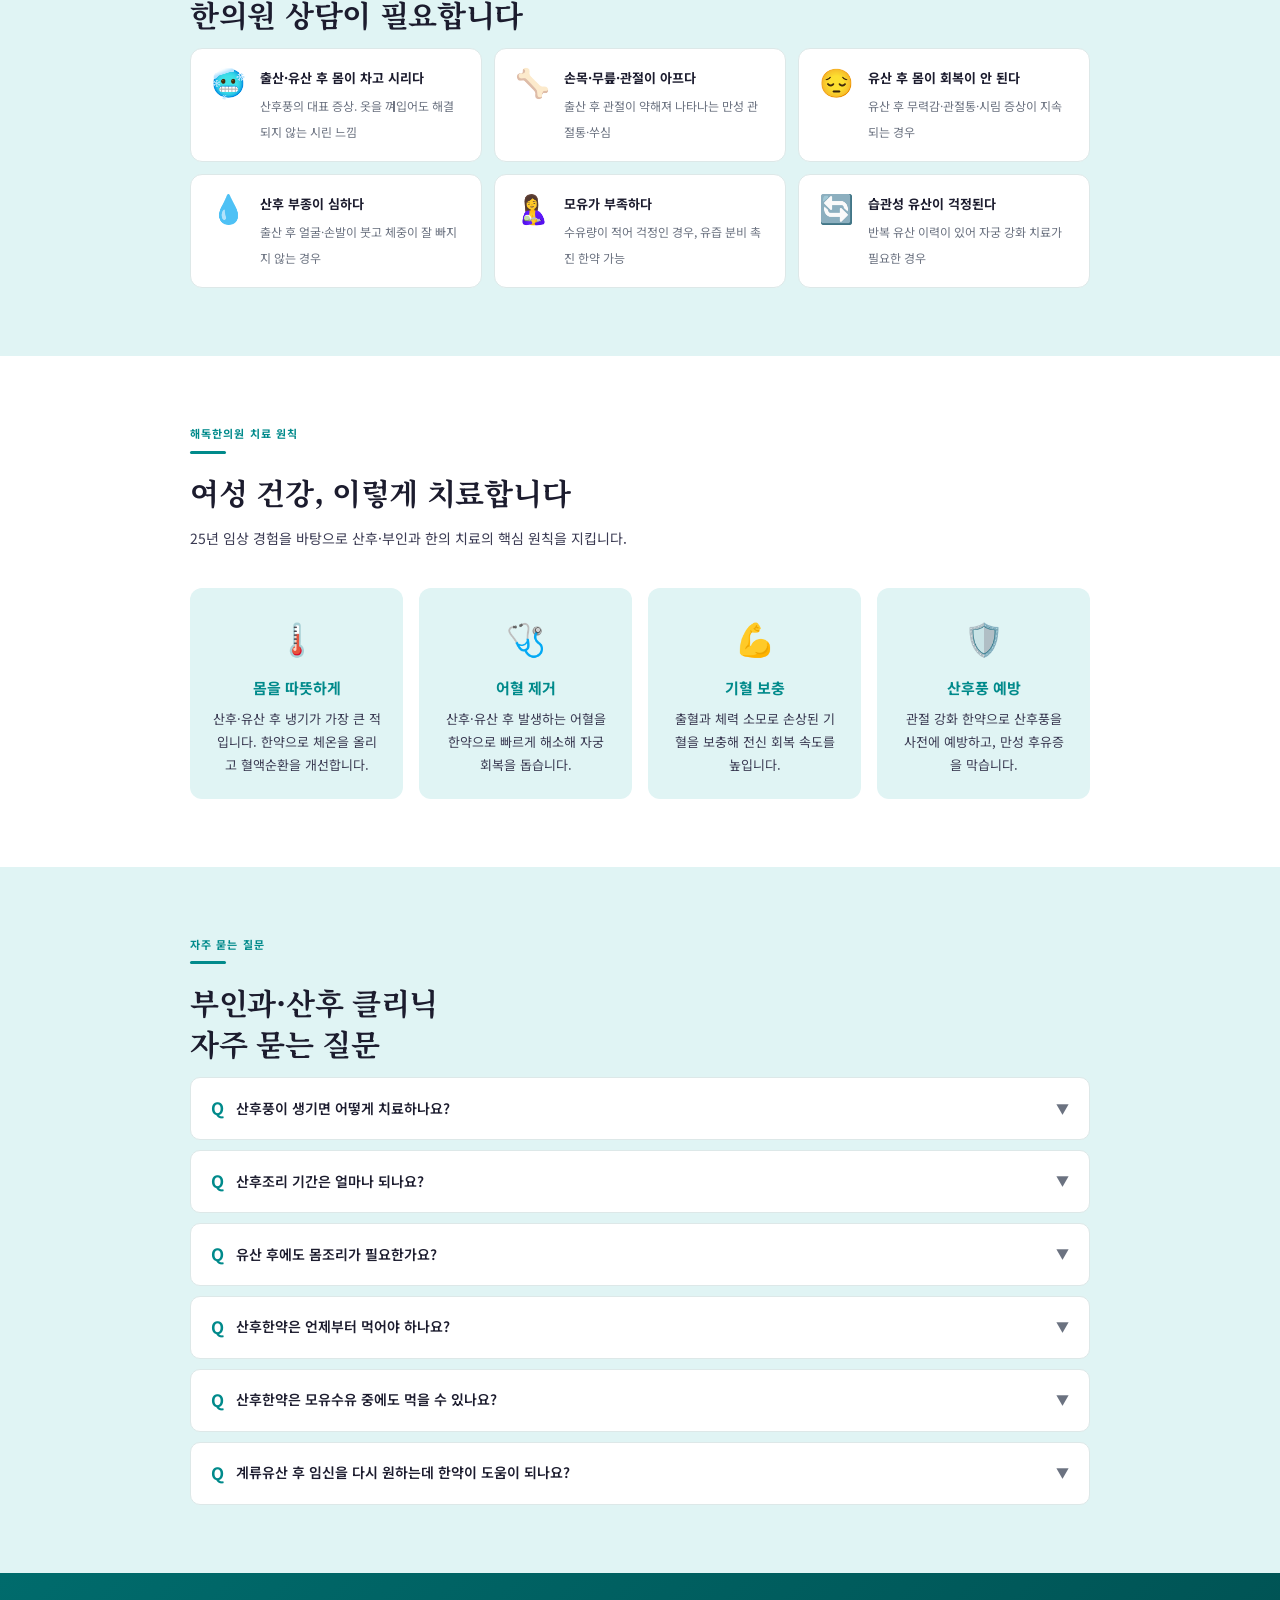
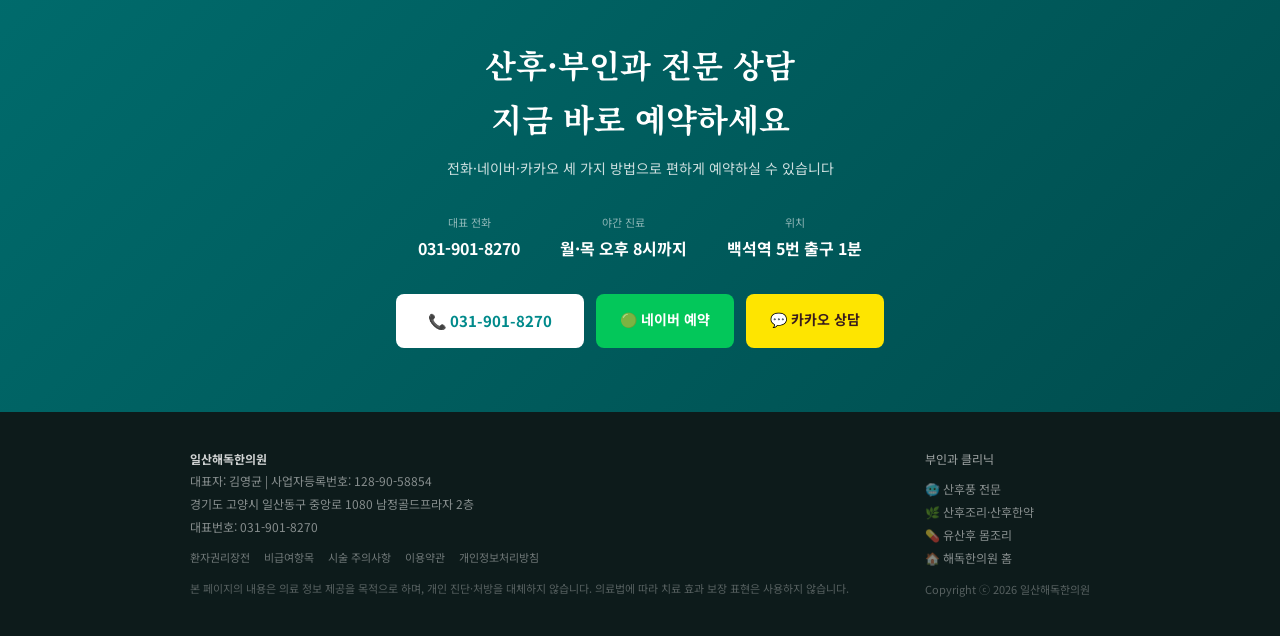
<file: women.html>
<!DOCTYPE html>
<html lang="ko">
<head>
<!-- Google tag (gtag.js) -->
<script async src="https://www.googletagmanager.com/gtag/js?id=G-VT2Q48K8S3"></script>
<script>
  window.dataLayer = window.dataLayer || [];
  function gtag(){dataLayer.push(arguments);}
  gtag('js', new Date());
  gtag('config', 'G-VT2Q48K8S3');
</script>
<meta charset="UTF-8">
<meta name="viewport" content="width=device-width, initial-scale=1.0">
<link rel="preconnect" href="https://fonts.googleapis.com">
<link rel="preconnect" href="https://fonts.gstatic.com" crossorigin>
<link rel="stylesheet" href="https://fonts.googleapis.com/css2?family=Noto+Serif+KR:wght@400;700&family=Noto+Sans+KR:wght@300;400;500;700&display=swap">
<link rel="sitemap" type="application/xml" href="/sitemap.xml">

<title>일산 부인과 한의원 — 산후조리·산후풍·유산후 몸조리 | 일산해독한의원</title>
<meta name="description" content="일산 부인과 전문 해독한의원. 산후풍·산후조리 한약·유산후 몸조리 전문 치료. 25년 경력 김영균 원장. 백석역 5번 출구 도보 1분. 031-901-8270">
<meta name="keywords" content="일산 부인과 한의원, 산후풍 한의원, 산후조리 한의원, 유산후 몸조리, 산후한약, 산후보약, 계류유산 한약, 일산 여성 한의원, 백석역 부인과 한의원, 일산 산후조리">
<meta name="author" content="일산해독한의원">
<link rel="canonical" href="https://detox9338.github.io/women.html">
<meta name="robots" content="index, follow, max-snippet:-1, max-image-preview:large, max-video-preview:-1">

<!-- Open Graph -->
<meta property="og:title" content="일산 부인과 한의원 — 산후조리·산후풍·유산후 몸조리 | 일산해독한의원">
<meta property="og:description" content="일산 부인과 전문 해독한의원. 산후풍·산후조리 한약·유산후 몸조리 전문. 25년 경력 김영균 원장. 031-901-8270">
<meta property="og:type" content="website">
<meta property="og:url" content="https://detox9338.github.io/women.html">
<meta property="og:site_name" content="일산해독한의원">
<meta property="og:image" content="https://cdn.imweb.me/upload/S20240215be1b552aba88c/2b786ee712592.png">
<meta property="og:image:width" content="1200">
<meta property="og:image:height" content="630">
<meta property="og:locale" content="ko_KR">

<!-- Twitter Card -->
<meta name="twitter:card" content="summary_large_image">
<meta name="twitter:title" content="일산 부인과 한의원 | 일산해독한의원">
<meta name="twitter:description" content="산후풍·산후조리·유산후 몸조리 전문. 25년 경력 김영균 원장. 031-901-8270">
<meta name="twitter:image" content="https://cdn.imweb.me/upload/S20240215be1b552aba88c/2b786ee712592.png">

<script type="application/ld+json">
{
  "@context": "https://schema.org",
  "@type": "BreadcrumbList",
  "itemListElement": [
    {"@type":"ListItem","position":1,"name":"홈","item":"https://detox9338.github.io/"},
    {"@type":"ListItem","position":2,"name":"부인과·산후 클리닉","item":"https://detox9338.github.io/women.html"}
  ]
}
</script>

<script type="application/ld+json">
{
  "@context": "https://schema.org",
  "@type": "FAQPage",
  "mainEntity": [
    {
      "@type": "Question",
      "name": "산후풍이 생기면 어떻게 치료하나요?",
      "acceptedAnswer": {"@type":"Answer","text":"산후풍은 한약치료가 가장 효과적입니다. 기체증(氣滯症)을 한약으로 풀어주어야 시리고 아픈 증상이 호전됩니다. 초기에 치료할수록 완치까지 기간이 짧습니다. 일산해독한의원에서는 저온 감압 증류한약으로 산후풍을 치료하며, 모유수유 중에도 안전하게 복용할 수 있습니다."}
    },
    {
      "@type": "Question",
      "name": "산후조리 기간은 얼마나 되나요?",
      "acceptedAnswer": {"@type":"Answer","text":"산후조리는 최소 100일이 필요합니다. 흔히 알려진 21일(삼칠일)은 잘못된 상식입니다. 분만 중 풀어진 관절과 근육이 다시 단단해지는 데 100일이 걸리므로, 직장 복귀도 3개월 이후를 권장합니다."}
    },
    {
      "@type": "Question",
      "name": "유산 후에도 몸조리가 필요한가요?",
      "acceptedAnswer": {"@type":"Answer","text":"네, 유산 후에도 조리가 꼭 필요합니다. 특히 인공유산(중절수술)은 자궁에 가해지는 충격이 정상 분만보다 크기 때문에 더욱 각별한 관리가 필요합니다. 유산 후 조리기간은 최소 4주이며, 수술 후 2주는 안정이 필요합니다."}
    },
    {
      "@type": "Question",
      "name": "산후한약은 언제부터 먹어야 하나요?",
      "acceptedAnswer": {"@type":"Answer","text":"자연분만은 출산 다음날부터, 제왕절개는 식사가 가능한 시점부터 한약 복용을 시작하는 것이 좋습니다. 산후한약은 어혈 제거, 관절 강화, 산후풍 예방, 부종 제거, 유즙 분비 촉진 등의 효과가 있습니다."}
    },
    {
      "@type": "Question",
      "name": "산후한약은 모유수유 중에도 먹을 수 있나요?",
      "acceptedAnswer": {"@type":"Answer","text":"네, 해독한의원의 산후한약은 모유수유에 지장이 없습니다. 저온 감압 방식으로 추출한 증류한약은 성분이 순수하여 모유수유 중에도 안전하게 복용할 수 있습니다. 모유가 부족한 경우 유즙 분비를 촉진하는 한약재를 추가할 수도 있습니다."}
    },
    {
      "@type": "Question",
      "name": "계류유산 후 임신을 다시 원하는데 한약이 도움이 되나요?",
      "acceptedAnswer": {"@type":"Answer","text":"네, 계류유산·자연유산 후 한약 복용은 자궁 회복을 돕고 습관성유산을 방지하는 데 효과적입니다. 손상된 자궁내막을 빠르게 회복시켜 다음 임신 준비를 돕습니다. 향후 임신을 계획하신 분은 특히 한약 복용을 권장합니다."}
    }
  ]
}
</script>

<link rel="stylesheet" href="styles.css">
</head>
<body>

<div class="topbar">
  🌙 야간진료 운영 중 — 월·목 오후 8시까지
  <a href="tel:0319018270">📞 031-901-8270</a>
</div>

<header>
  <a href="index.html" class="logo-wrap">
    <span class="logo-main">해독한의원</span>
    <span class="logo-sub">DETOX KOREAN MEDICINE · SINCE 2000</span>
  </a>
  <nav id="main-nav">
    <a href="acupuncture.html">침치료</a>
    <a href="chuna.html">추나치료</a>
    <a href="women.html" class="active">부인과</a>
    <a href="index.html#hours">진료시간</a>
    <a href="#faq">FAQ</a>
    <a href="index.html#location">찾아오는 길</a>
  </nav>
  <button class="menu-btn" onclick="toggleMenu()" aria-label="메뉴 열기">
    <span></span><span></span><span></span>
  </button>
  <div class="hdr-cta">
    <a href="https://m.booking.naver.com/booking/6/bizes/209863?theme=place&service-target=map-pc&area=bmp" target="_blank" class="btn-call" style="background:#03c75a">네이버 예약</a>
    <a href="tel:0319018270" class="btn-call">📞 전화 예약</a>
  </div>
</header>

<section class="hero">
  <div class="hero-inner">
    <div class="hero-badge">
      <span class="badge-dot"></span>
      부인과·산후 전문 클리닉 · 백석역 5번 출구 1분 · SINCE 2000
    </div>
    <h1>일산 부인과·산후 전문<br><em>해독한의원 여성 클리닉</em></h1>
    <p class="hero-lead">
      출산 후 산후풍, 산후조리 한약, 유산 후 몸조리까지.<br>
      여성 건강의 가장 중요한 시기를 25년 경력 김영균 원장이 함께합니다.
    </p>
    <p class="hero-detail">📍 경기 고양시 일산동구 중앙로 1080 남정골드프라자 2층 | 🚇 백석역 5번 출구 1분</p>
    <div class="hero-btns">
      <a href="tel:0319018270" class="h-btn-p">📞 031-901-8270 전화 예약</a>
      <a href="https://m.booking.naver.com/booking/6/bizes/209863?theme=place&service-target=map-pc&area=bmp" target="_blank" class="h-btn-s">🟢 네이버 예약</a>
      <a href="https://open.kakao.com/o/s62bgsri" target="_blank" class="h-btn-kakao">💬 카카오 상담</a>
    </div>
    <div class="hero-stats">
      <div class="hero-stat"><span class="stat-num">25년+</span><div class="stat-label">여성 진료 경력</div></div>
      <div class="hero-stat"><span class="stat-num">100일</span><div class="stat-label">산후조리 권장 기간</div></div>
      <div class="hero-stat"><span class="stat-num">야간</span><div class="stat-label">월·목 8시까지</div></div>
      <div class="hero-stat"><span class="stat-num">1분</span><div class="stat-label">백석역 도보</div></div>
    </div>
  </div>
</section>

<!-- 허브 카드 -->
<section style="background:var(--white)">
  <div class="sec-inner">
    <div class="eyebrow">부인과·산후 클리닉</div>
    <div class="divider"></div>
    <h2 class="sec-title">여성 건강, 가장 중요한 시기를<br>전문적으로 돌봅니다</h2>
    <p class="sec-desc">출산·유산 후 여성의 몸은 특별한 관리가 필요합니다. 해독한의원은 산후풍 예방·치료부터 산후조리 한약, 유산 후 몸조리까지 통합 케어를 제공합니다.</p>

    <div style="display:grid;grid-template-columns:repeat(auto-fit,minmax(260px,1fr));gap:20px" class="fade-in">
      <a href="sanhupung.html" style="text-decoration:none">
        <div style="background:linear-gradient(135deg,#004d4e,#007a7b);border-radius:16px;padding:28px 24px;color:#fff;transition:transform .2s,box-shadow .2s" onmouseover="this.style.transform='translateY(-4px)';this.style.boxShadow='0 12px 32px rgba(0,138,139,.3)'" onmouseout="this.style.transform='';this.style.boxShadow=''">
          <div style="font-size:36px;margin-bottom:14px">🥶</div>
          <div style="font-size:10px;font-weight:700;color:#7fffcc;letter-spacing:.1em;margin-bottom:8px">POSTPARTUM WIND SYNDROME</div>
          <h3 style="font-family:'Noto Serif KR',serif;font-size:20px;font-weight:700;margin-bottom:10px">산후풍 전문 치료</h3>
          <p style="font-size:13px;color:rgba(255,255,255,.85);line-height:1.85;margin-bottom:16px">애 낳고 몸이 차갑고 시려요. 산후 시린 증상과 관절통의 원인부터 한약 치료법까지 안내합니다.</p>
          <span style="font-size:13px;color:#7fffcc;font-weight:600">자세히 보기 →</span>
        </div>
      </a>
      <a href="sanhu-care.html" style="text-decoration:none">
        <div style="background:linear-gradient(135deg,#1a1a2e,#004d4e);border-radius:16px;padding:28px 24px;color:#fff;transition:transform .2s,box-shadow .2s" onmouseover="this.style.transform='translateY(-4px)';this.style.boxShadow='0 12px 32px rgba(0,0,0,.2)'" onmouseout="this.style.transform='';this.style.boxShadow=''">
          <div style="font-size:36px;margin-bottom:14px">🌿</div>
          <div style="font-size:10px;font-weight:700;color:#7fffcc;letter-spacing:.1em;margin-bottom:8px">POSTPARTUM CARE</div>
          <h3 style="font-family:'Noto Serif KR',serif;font-size:20px;font-weight:700;margin-bottom:10px">산후조리·산후한약</h3>
          <p style="font-size:13px;color:rgba(255,255,255,.85);line-height:1.85;margin-bottom:16px">올바른 산후조리법과 산후한약의 효과. 산후풍 예방, 관절 강화, 부종 개선을 함께합니다.</p>
          <span style="font-size:13px;color:#7fffcc;font-weight:600">자세히 보기 →</span>
        </div>
      </a>
      <a href="miscarriage.html" style="text-decoration:none">
        <div style="background:linear-gradient(135deg,#2d1f3d,#4a3060);border-radius:16px;padding:28px 24px;color:#fff;transition:transform .2s,box-shadow .2s" onmouseover="this.style.transform='translateY(-4px)';this.style.boxShadow='0 12px 32px rgba(74,48,96,.3)'" onmouseout="this.style.transform='';this.style.boxShadow=''">
          <div style="font-size:36px;margin-bottom:14px">💊</div>
          <div style="font-size:10px;font-weight:700;color:#c4b5e0;letter-spacing:.1em;margin-bottom:8px">MISCARRIAGE RECOVERY</div>
          <h3 style="font-family:'Noto Serif KR',serif;font-size:20px;font-weight:700;margin-bottom:10px">유산후 몸조리</h3>
          <p style="font-size:13px;color:rgba(255,255,255,.85);line-height:1.85;margin-bottom:16px">계류유산·인공유산 후 자궁 회복과 한약치료. 습관성유산 방지와 다음 임신 준비까지 안내합니다.</p>
          <span style="font-size:13px;color:#c4b5e0;font-weight:600">자세히 보기 →</span>
        </div>
      </a>
    </div>
  </div>
</section>

<!-- 증상 체크 -->
<section style="background:var(--teal-light)">
  <div class="sec-inner">
    <div class="eyebrow">증상 확인</div>
    <div class="divider"></div>
    <h2 class="sec-title">이런 증상이 있다면<br>한의원 상담이 필요합니다</h2>
    <div class="sym-grid fade-in">
      <div class="sym-card">
        <div class="sym-ico">🥶</div>
        <div class="sym-text"><strong>출산·유산 후 몸이 차고 시리다</strong><span>산후풍의 대표 증상. 옷을 껴입어도 해결되지 않는 시린 느낌</span></div>
      </div>
      <div class="sym-card">
        <div class="sym-ico">🦴</div>
        <div class="sym-text"><strong>손목·무릎·관절이 아프다</strong><span>출산 후 관절이 약해져 나타나는 만성 관절통·쑤심</span></div>
      </div>
      <div class="sym-card">
        <div class="sym-ico">😔</div>
        <div class="sym-text"><strong>유산 후 몸이 회복이 안 된다</strong><span>유산 후 무력감·관절통·시림 증상이 지속되는 경우</span></div>
      </div>
      <div class="sym-card">
        <div class="sym-ico">💧</div>
        <div class="sym-text"><strong>산후 부종이 심하다</strong><span>출산 후 얼굴·손발이 붓고 체중이 잘 빠지지 않는 경우</span></div>
      </div>
      <div class="sym-card">
        <div class="sym-ico">🤱</div>
        <div class="sym-text"><strong>모유가 부족하다</strong><span>수유량이 적어 걱정인 경우, 유즙 분비 촉진 한약 가능</span></div>
      </div>
      <div class="sym-card">
        <div class="sym-ico">🔄</div>
        <div class="sym-text"><strong>습관성 유산이 걱정된다</strong><span>반복 유산 이력이 있어 자궁 강화 치료가 필요한 경우</span></div>
      </div>
    </div>
  </div>
</section>

<!-- 치료 원칙 -->
<section style="background:var(--white)">
  <div class="sec-inner">
    <div class="eyebrow">해독한의원 치료 원칙</div>
    <div class="divider"></div>
    <h2 class="sec-title">여성 건강, 이렇게 치료합니다</h2>
    <p class="sec-desc">25년 임상 경험을 바탕으로 산후·부인과 한의 치료의 핵심 원칙을 지킵니다.</p>
    <div style="display:grid;grid-template-columns:repeat(auto-fit,minmax(200px,1fr));gap:16px" class="fade-in">
      <div style="background:var(--teal-light);border-radius:12px;padding:22px;text-align:center">
        <div style="font-size:32px;margin-bottom:10px">🌡️</div>
        <h3 style="font-size:15px;font-weight:700;color:var(--teal);margin-bottom:8px">몸을 따뜻하게</h3>
        <p style="font-size:13px;color:var(--ink2);line-height:1.75">산후·유산 후 냉기가 가장 큰 적입니다. 한약으로 체온을 올리고 혈액순환을 개선합니다.</p>
      </div>
      <div style="background:var(--teal-light);border-radius:12px;padding:22px;text-align:center">
        <div style="font-size:32px;margin-bottom:10px">🩺</div>
        <h3 style="font-size:15px;font-weight:700;color:var(--teal);margin-bottom:8px">어혈 제거</h3>
        <p style="font-size:13px;color:var(--ink2);line-height:1.75">산후·유산 후 발생하는 어혈을 한약으로 빠르게 해소해 자궁 회복을 돕습니다.</p>
      </div>
      <div style="background:var(--teal-light);border-radius:12px;padding:22px;text-align:center">
        <div style="font-size:32px;margin-bottom:10px">💪</div>
        <h3 style="font-size:15px;font-weight:700;color:var(--teal);margin-bottom:8px">기혈 보충</h3>
        <p style="font-size:13px;color:var(--ink2);line-height:1.75">출혈과 체력 소모로 손상된 기혈을 보충해 전신 회복 속도를 높입니다.</p>
      </div>
      <div style="background:var(--teal-light);border-radius:12px;padding:22px;text-align:center">
        <div style="font-size:32px;margin-bottom:10px">🛡️</div>
        <h3 style="font-size:15px;font-weight:700;color:var(--teal);margin-bottom:8px">산후풍 예방</h3>
        <p style="font-size:13px;color:var(--ink2);line-height:1.75">관절 강화 한약으로 산후풍을 사전에 예방하고, 만성 후유증을 막습니다.</p>
      </div>
    </div>
  </div>
</section>

<!-- FAQ -->
<section id="faq" style="background:var(--teal-light)">
  <div class="sec-inner">
    <div class="eyebrow">자주 묻는 질문</div>
    <div class="divider"></div>
    <h2 class="sec-title">부인과·산후 클리닉<br>자주 묻는 질문</h2>
    <div class="faq-list fade-in">
      <div class="faq-item">
        <div class="faq-q" onclick="tf(this)"><span class="qm">Q</span><span>산후풍이 생기면 어떻게 치료하나요?</span><span class="arr">▼</span></div>
        <div class="faq-a">산후풍은 한약치료가 가장 효과적입니다. 기체증(氣滯症)을 한약으로 풀어주어야 시리고 아픈 증상이 호전됩니다. 초기에 치료할수록 완치까지 기간이 짧으며, 만성화되면 치료 기간이 길어집니다. 해독한의원에서는 저온 감압 증류한약으로 산후풍을 치료합니다.</div>
      </div>
      <div class="faq-item">
        <div class="faq-q" onclick="tf(this)"><span class="qm">Q</span><span>산후조리 기간은 얼마나 되나요?</span><span class="arr">▼</span></div>
        <div class="faq-a">산후조리는 최소 100일이 필요합니다. 흔히 알려진 21일(삼칠일)은 잘못된 상식입니다. 분만 중 풀어진 관절과 근육이 다시 단단해지는 데 100일이 걸리며, 직장 복귀도 3개월 이후를 권장합니다.</div>
      </div>
      <div class="faq-item">
        <div class="faq-q" onclick="tf(this)"><span class="qm">Q</span><span>유산 후에도 몸조리가 필요한가요?</span><span class="arr">▼</span></div>
        <div class="faq-a">네, 유산 후에도 조리가 꼭 필요합니다. 특히 인공유산(중절수술)은 자궁에 가해지는 충격이 정상 분만보다 크기 때문에 더욱 각별한 관리가 필요합니다. 유산 후 조리기간은 최소 4주이며, 수술 후 2주는 반드시 안정을 취해야 합니다.</div>
      </div>
      <div class="faq-item">
        <div class="faq-q" onclick="tf(this)"><span class="qm">Q</span><span>산후한약은 언제부터 먹어야 하나요?</span><span class="arr">▼</span></div>
        <div class="faq-a">자연분만은 출산 다음날부터, 제왕절개는 식사가 가능한 시점부터 한약 복용을 시작하는 것이 좋습니다. 산후한약은 어혈 제거, 관절 강화, 산후풍 예방, 부종 제거, 유즙 분비 촉진 등의 효과가 있습니다.</div>
      </div>
      <div class="faq-item">
        <div class="faq-q" onclick="tf(this)"><span class="qm">Q</span><span>산후한약은 모유수유 중에도 먹을 수 있나요?</span><span class="arr">▼</span></div>
        <div class="faq-a">네, 해독한의원의 산후한약은 모유수유에 지장이 없습니다. 저온 감압 방식으로 추출한 증류한약은 성분이 순수하여 모유수유 중에도 안전하게 복용할 수 있습니다. 모유가 부족한 경우 유즙 분비를 촉진하는 한약재를 추가할 수도 있습니다.</div>
      </div>
      <div class="faq-item">
        <div class="faq-q" onclick="tf(this)"><span class="qm">Q</span><span>계류유산 후 임신을 다시 원하는데 한약이 도움이 되나요?</span><span class="arr">▼</span></div>
        <div class="faq-a">네, 계류유산·자연유산 후 한약 복용은 자궁 회복을 돕고 습관성유산을 방지하는 데 효과적입니다. 손상된 자궁내막을 빠르게 회복시켜 다음 임신 준비를 돕습니다. 향후 임신을 계획하신 분은 특히 유산 후 한약 복용을 권장합니다.</div>
      </div>
    </div>
  </div>
</section>

<!-- CTA -->
<section class="cta-sec">
  <h2>산후·부인과 전문 상담<br>지금 바로 예약하세요</h2>
  <p>전화·네이버·카카오 세 가지 방법으로 편하게 예약하실 수 있습니다</p>
  <div class="cta-info-row">
    <div class="cta-info-item"><span>대표 전화</span><strong>031-901-8270</strong></div>
    <div class="cta-info-item"><span>야간 진료</span><strong>월·목 오후 8시까지</strong></div>
    <div class="cta-info-item"><span>위치</span><strong>백석역 5번 출구 1분</strong></div>
  </div>
  <div class="cta-btns">
    <a href="tel:0319018270" class="cta-btn-call">📞 031-901-8270</a>
    <a href="https://m.booking.naver.com/booking/6/bizes/209863?theme=place&service-target=map-pc&area=bmp" target="_blank" class="cta-btn-naver">🟢 네이버 예약</a>
    <a href="https://open.kakao.com/o/s62bgsri" target="_blank" class="cta-btn-kakao">💬 카카오 상담</a>
  </div>
</section>

<div class="floating">
  <a href="tel:0319018270" class="float-btn fb-call" title="전화 예약">📞</a>
  <a href="https://m.booking.naver.com/booking/6/bizes/209863?theme=place&service-target=map-pc&area=bmp" target="_blank" class="float-btn fb-naver" title="네이버 예약">🟢</a>
  <a href="https://open.kakao.com/o/s62bgsri" target="_blank" class="float-btn fb-kakao" title="카카오 상담">💬</a>
</div>

<footer>
  <div class="footer-inner">
    <div>
      <p><strong>일산해독한의원</strong></p>
      <p>대표자: 김영균 | 사업자등록번호: 128-90-58854</p>
      <p>경기도 고양시 일산동구 중앙로 1080 남정골드프라자 2층</p>
      <p>대표번호: 031-901-8270</p>
      <div class="footer-links">
        <a href="https://www.detoxis.co.kr/right">환자권리장전</a>
        <a href="https://www.detoxis.co.kr/Non-benefit">비급여항목</a>
        <a href="https://www.detoxis.co.kr/cautions">시술 주의사항</a>
        <a href="https://www.detoxis.co.kr/?mode=policy">이용약관</a>
        <a href="https://www.detoxis.co.kr/?mode=privacy">개인정보처리방침</a>
      </div>
      <p style="margin-top:10px;font-size:11px;color:rgba(255,255,255,.3)">본 페이지의 내용은 의료 정보 제공을 목적으로 하며, 개인 진단·처방을 대체하지 않습니다. 의료법에 따라 치료 효과 보장 표현은 사용하지 않습니다.</p>
    </div>
    <div>
      <p style="color:rgba(255,255,255,.6);font-size:12px;margin-bottom:8px">부인과 클리닉</p>
      <p><a href="sanhupung.html" style="color:rgba(255,255,255,.5);text-decoration:none">🥶 산후풍 전문</a></p>
      <p><a href="sanhu-care.html" style="color:rgba(255,255,255,.5);text-decoration:none">🌿 산후조리·산후한약</a></p>
      <p><a href="miscarriage.html" style="color:rgba(255,255,255,.5);text-decoration:none">💊 유산후 몸조리</a></p>
      <p><a href="index.html" style="color:rgba(255,255,255,.5);text-decoration:none">🏠 해독한의원 홈</a></p>
      <p style="margin-top:10px;font-size:11px;color:rgba(255,255,255,.3)">Copyright ⓒ 2026 일산해독한의원</p>
    </div>
  </div>
</footer>

<script>
function toggleMenu(){const nav=document.getElementById('main-nav');nav.classList.toggle('open');}
document.addEventListener('DOMContentLoaded',function(){
  document.querySelectorAll('#main-nav a').forEach(a=>a.addEventListener('click',()=>{document.getElementById('main-nav').classList.remove('open');}));
});
function tf(el){const item=el.closest('.faq-item');const open=item.classList.contains('open');document.querySelectorAll('.faq-item.open').forEach(i=>i.classList.remove('open'));if(!open)item.classList.add('open');}
const obs=new IntersectionObserver(entries=>{entries.forEach(e=>{if(e.isIntersecting)e.target.classList.add('visible')});},{threshold:0.1});
document.querySelectorAll('.fade-in').forEach(el=>obs.observe(el));
document.querySelectorAll('a[href^="tel:"]').forEach(b=>b.addEventListener('click',()=>{gtag('event','phone_call',{event_category:'CTA',event_label:'women_page'});}));
</script>
</body>
</html>
</file>
<file: styles.css>
:root {
  --teal: #008a8b;
  --teal-dark: #006b6c;
  --teal-light: #e0f4f4;
  --teal-mid: #b2e4e4;
  --gold: #c9963a;
  --ink: #1c1c2e;
  --ink2: #3a3a52;
  --muted: #6b7280;
  --bg: #f7fafa;
  --white: #ffffff;
  --border: #dde8e8;
  --red: #dc2626;
  --green: #16a34a;
}

*,*::before,*::after{box-sizing:border-box;margin:0;padding:0}
html{scroll-behavior:smooth}
body{font-family:'Noto Sans KR',sans-serif;background:var(--bg);color:var(--ink);line-height:1.7;font-size:15px}

/* 상단 알림바 */
.topbar{background:var(--teal);color:#fff;text-align:center;padding:8px 5%;font-size:13px;font-weight:500}
.topbar a{color:#b2ffe0;text-decoration:none;margin-left:12px;font-weight:700}

/* 헤더 */
header{position:sticky;top:0;z-index:100;background:rgba(247,250,250,0.96);backdrop-filter:blur(10px);border-bottom:1px solid var(--border);padding:0 5%;display:flex;align-items:center;justify-content:space-between;height:62px}
.logo-wrap{display:flex;flex-direction:column;line-height:1.2;text-decoration:none}
.logo-main{font-family:'Noto Serif KR',serif;font-size:17px;font-weight:700;color:var(--teal)}
.logo-sub{font-size:10px;color:var(--muted);letter-spacing:.05em}
nav{display:flex;gap:18px}
nav a{font-size:13px;color:var(--ink2);text-decoration:none;font-weight:500;transition:color .2s}
nav a:hover,nav a.active{color:var(--teal)}
nav a.active{font-weight:700;border-bottom:2px solid var(--teal);padding-bottom:2px}
.hdr-cta{display:flex;gap:8px}
.btn-call{background:var(--teal);color:#fff;padding:8px 16px;border-radius:6px;font-size:13px;font-weight:700;text-decoration:none;transition:background .2s;white-space:nowrap}
.btn-call:hover{background:var(--teal-dark)}
.btn-kakao{background:#fee500;color:#3a1d1d;padding:8px 14px;border-radius:6px;font-size:13px;font-weight:700;text-decoration:none;white-space:nowrap}

/* 히어로 */
.hero{background:linear-gradient(140deg,#004d4e 0%,#007a7b 50%,#00a8a9 100%);color:#fff;padding:80px 5% 64px;position:relative;overflow:hidden}
.hero::before{content:'';position:absolute;inset:0;background-image:radial-gradient(circle at 80% 50%,rgba(255,255,255,.06) 0,transparent 60%)}
.hero-inner{max-width:860px;margin:0 auto;position:relative}
.hero-badge{display:inline-flex;align-items:center;gap:8px;background:rgba(255,255,255,.12);border:1px solid rgba(255,255,255,.25);color:#b2ffe0;font-size:12px;font-weight:600;padding:5px 14px;border-radius:20px;margin-bottom:22px;letter-spacing:.04em}
.badge-dot{width:6px;height:6px;border-radius:50%;background:#4effa0;animation:pulse 2s infinite}
@keyframes pulse{0%,100%{opacity:1}50%{opacity:.4}}
.hero h1{font-family:'Noto Serif KR',serif;font-size:clamp(26px,4.5vw,44px);font-weight:700;line-height:1.3;margin-bottom:18px;letter-spacing:-.5px}
.hero h1 em{color:#7fffcc;font-style:normal}
.hero-lead{font-size:15px;color:rgba(255,255,255,.85);line-height:1.85;margin-bottom:10px;max-width:560px}
.hero-detail{font-size:13px;color:rgba(255,255,255,.65);margin-bottom:36px}
.hero-btns{display:flex;gap:12px;flex-wrap:wrap;margin-bottom:48px}
.h-btn-p{background:#fff;color:var(--teal);padding:13px 26px;border-radius:8px;font-weight:700;font-size:14px;text-decoration:none;transition:transform .15s,box-shadow .15s}
.h-btn-p:hover{transform:translateY(-2px);box-shadow:0 8px 24px rgba(0,0,0,.2)}
.h-btn-s{background:transparent;color:#fff;border:1.5px solid rgba(255,255,255,.45);padding:13px 22px;border-radius:8px;font-weight:500;font-size:14px;text-decoration:none;transition:border-color .2s,background .2s}
.h-btn-s:hover{border-color:#fff;background:rgba(255,255,255,.1)}
.h-btn-kakao{background:#fee500;color:#3a1d1d;padding:13px 22px;border-radius:8px;font-weight:700;font-size:14px;text-decoration:none}
.hero-stats{display:grid;grid-template-columns:repeat(4,1fr);gap:0;border-top:1px solid rgba(255,255,255,.2);padding-top:36px}
.hero-stat{text-align:center;padding:0 16px;border-right:1px solid rgba(255,255,255,.15)}
.hero-stat:last-child{border-right:none}
.stat-num{font-family:'Noto Serif KR',serif;font-size:26px;font-weight:700;color:#7fffcc;display:block}
.stat-label{font-size:11px;color:rgba(255,255,255,.65);margin-top:3px}

/* 섹션 공통 */
section{padding:68px 5%}
.sec-inner{max-width:900px;margin:0 auto}
.eyebrow{font-size:11px;font-weight:700;color:var(--teal);letter-spacing:.1em;text-transform:uppercase;margin-bottom:8px}
.sec-title{font-family:'Noto Serif KR',serif;font-size:clamp(20px,3vw,30px);font-weight:700;line-height:1.35;margin-bottom:14px;letter-spacing:-.3px}
.sec-desc{font-size:14px;color:var(--ink2);line-height:1.85;margin-bottom:36px;max-width:600px}
.divider{width:36px;height:3px;background:var(--teal);border-radius:2px;margin-bottom:18px}

/* 야간진료 배너 */
.night-banner{background:linear-gradient(135deg,#1a1a2e,#004d4e);color:#fff;border-radius:14px;padding:22px 28px;display:flex;align-items:center;justify-content:space-between;flex-wrap:wrap;gap:14px;margin-bottom:36px}
.night-left{display:flex;align-items:center;gap:14px}
.night-icon{font-size:32px}
.night-text strong{display:block;font-size:16px;font-weight:700;color:#7fffcc}
.night-text span{font-size:13px;color:rgba(255,255,255,.75)}
.night-badge{background:rgba(127,255,204,.15);border:1px solid rgba(127,255,204,.3);color:#7fffcc;font-size:12px;font-weight:700;padding:6px 16px;border-radius:20px;white-space:nowrap}

/* 증상 그리드 */
.sym-grid{display:grid;grid-template-columns:repeat(auto-fit,minmax(230px,1fr));gap:12px}
.sym-card{background:var(--white);border:1px solid var(--border);border-radius:12px;padding:18px 20px;display:flex;align-items:flex-start;gap:14px;transition:box-shadow .2s,transform .2s;cursor:default}
.sym-card:hover{box-shadow:0 6px 20px rgba(0,138,139,.1);transform:translateY(-2px)}
.sym-ico{font-size:28px;line-height:1;flex-shrink:0}
.sym-text strong{display:block;font-size:13px;font-weight:700;color:var(--ink);margin-bottom:3px}
.sym-text span{font-size:12px;color:var(--muted);line-height:1.6}
.alert-box{margin-top:22px;padding:14px 18px;background:#fff5f5;border:1px solid #fecaca;border-left:4px solid var(--red);border-radius:8px;font-size:13px;color:var(--red);font-weight:500;line-height:1.6}

/* 치료 카드 */
.tx-section{background:var(--teal-light)}
.tx-grid{display:grid;grid-template-columns:repeat(auto-fit,minmax(250px,1fr));gap:18px}
.tx-card{background:var(--white);border-radius:16px;overflow:hidden;border:1px solid var(--border);transition:box-shadow .2s}
.tx-card:hover{box-shadow:0 8px 30px rgba(0,138,139,.12)}
.tx-head{background:linear-gradient(135deg,var(--teal),#00a8a9);padding:20px 22px 16px;color:#fff}
.tx-head .ico{font-size:28px;margin-bottom:8px}
.tx-head h3{font-size:16px;font-weight:700;margin-bottom:3px}
.tx-head p{font-size:11px;opacity:.85}
.tx-body{padding:18px 22px}
.tx-body p{font-size:13px;color:var(--ink2);line-height:1.8;margin-bottom:12px}
.ins{display:inline-block;font-size:11px;font-weight:700;padding:3px 10px;border-radius:8px}
.ins-y{background:#dcfce7;color:var(--green)}
.ins-n{background:#f3f4f6;color:var(--muted)}
.ins-car{background:#fef3c7;color:#92400e}

/* 시간표 */
.timetable{width:100%;border-collapse:collapse;font-size:14px;border-radius:12px;overflow:hidden;box-shadow:0 2px 12px rgba(0,0,0,.06)}
.timetable th{background:var(--teal);color:#fff;padding:12px 16px;text-align:center;font-weight:600;font-size:13px}
.timetable td{padding:12px 16px;text-align:center;border-bottom:1px solid var(--border);background:var(--white)}
.timetable tr:last-child td{border-bottom:none}
.timetable tr:nth-child(even) td{background:#f7fafa}
.night-row td{background:#e0f4f4!important;font-weight:600;color:var(--teal-dark)}
.closed-row td{color:var(--muted);font-style:italic}
.night-tag{background:var(--teal);color:#fff;font-size:10px;font-weight:700;padding:2px 7px;border-radius:6px;margin-left:6px}

/* FAQ */
.faq-list{display:flex;flex-direction:column;gap:10px}
.faq-item{border:1px solid var(--border);border-radius:10px;overflow:hidden;background:var(--white)}
.faq-q{display:flex;align-items:center;gap:12px;padding:16px 20px;cursor:pointer;font-size:14px;font-weight:600;color:var(--ink)}
.faq-q .qm{color:var(--teal);font-size:17px;font-weight:700;flex-shrink:0}
.faq-q .arr{color:var(--muted);font-size:13px;margin-left:auto;transition:transform .25s;flex-shrink:0}
.faq-item.open .arr{transform:rotate(180deg)}
.faq-a{max-height:0;overflow:hidden;transition:max-height .35s ease,padding .25s;font-size:13px;color:var(--ink2);line-height:1.85;background:#f7fafa;padding:0 20px}
.faq-item.open .faq-a{max-height:300px;padding:14px 20px 18px}

/* CTA 섹션 */
.cta-sec{background:linear-gradient(135deg,var(--teal-dark) 0%,#004d4e 100%);color:#fff;text-align:center;padding:64px 5%}
.cta-sec h2{font-family:'Noto Serif KR',serif;font-size:clamp(20px,3.5vw,32px);font-weight:700;margin-bottom:12px}
.cta-sec p{font-size:14px;color:rgba(255,255,255,.8);margin-bottom:32px}
.cta-info-row{display:flex;justify-content:center;gap:40px;flex-wrap:wrap;margin-bottom:32px}
.cta-info-item span{display:block;font-size:11px;color:rgba(255,255,255,.55);margin-bottom:3px}
.cta-info-item strong{font-size:16px}
.cta-btns{display:flex;justify-content:center;gap:12px;flex-wrap:wrap}
.cta-btn-call{background:#fff;color:var(--teal);padding:14px 32px;border-radius:8px;font-weight:700;font-size:15px;text-decoration:none;transition:transform .15s}
.cta-btn-call:hover{transform:translateY(-2px)}
.cta-btn-naver{background:#03c75a;color:#fff;padding:14px 24px;border-radius:8px;font-weight:700;font-size:14px;text-decoration:none}
.cta-btn-kakao{background:#fee500;color:#3a1d1d;padding:14px 24px;border-radius:8px;font-weight:700;font-size:14px;text-decoration:none}

/* 지도 섹션 */
.map-section{background:var(--white)}
.map-grid{display:grid;grid-template-columns:1fr 1fr;gap:28px;align-items:start}
.map-embed{border-radius:12px;overflow:hidden;border:1px solid var(--border);height:300px;background:#e8f4f4}
.map-info{display:flex;flex-direction:column;gap:14px}
.info-row{display:flex;gap:12px;align-items:flex-start}
.info-ico{font-size:18px;flex-shrink:0;margin-top:2px}
.info-label{font-size:11px;color:var(--muted);margin-bottom:3px}
.info-val{font-size:14px;font-weight:500;color:var(--ink);line-height:1.6}
.map-btns{display:flex;gap:8px;margin-top:4px;flex-wrap:wrap}
.map-btn{font-size:12px;padding:7px 14px;border-radius:6px;text-decoration:none;font-weight:600;border:1px solid var(--border)}
.map-btn-naver{background:#03c75a;color:#fff;border-color:#03c75a}
.map-btn-kakao{background:#fee500;color:#3a1d1d;border-color:#fee500}

/* 플로팅 버튼 */
.floating{position:fixed;bottom:24px;right:20px;display:flex;flex-direction:column;gap:8px;z-index:200}
.float-btn{width:52px;height:52px;border-radius:50%;display:flex;align-items:center;justify-content:center;font-size:22px;text-decoration:none;box-shadow:0 4px 16px rgba(0,0,0,.2);transition:transform .15s}
.float-btn:hover{transform:scale(1.1)}
.fb-call{background:var(--teal)}
.fb-naver{background:#03c75a}
.fb-kakao{background:#fee500}

/* 푸터 */
footer{background:#0d1b1b;color:rgba(255,255,255,.5);padding:36px 5%;font-size:12px;line-height:1.9}
.footer-inner{max-width:900px;margin:0 auto;display:flex;flex-wrap:wrap;gap:24px;justify-content:space-between}
footer strong{color:rgba(255,255,255,.8)}
.footer-links{display:flex;gap:14px;flex-wrap:wrap;margin-top:8px}
.footer-links a{color:rgba(255,255,255,.4);text-decoration:none;font-size:11px}
.footer-links a:hover{color:rgba(255,255,255,.7)}

/* 갤러리 */
.gallery-grid{display:grid;grid-template-columns:repeat(3,1fr);grid-template-rows:260px 260px;gap:12px}
.gal-main{grid-column:1/3;grid-row:1/3;position:relative;overflow:hidden;border-radius:16px}
.gal-item{position:relative;overflow:hidden;border-radius:12px}
.gallery-grid img{width:100%;height:100%;object-fit:cover;display:block;transition:transform .45s ease}
.gal-main:hover img,.gal-item:hover img{transform:scale(1.05)}
.gal-caption{position:absolute;bottom:0;left:0;right:0;background:linear-gradient(transparent,rgba(0,0,0,.58));color:#fff;font-size:12px;font-weight:500;padding:28px 14px 12px;letter-spacing:.02em}

/* 햄버거 버튼 */
.menu-btn{display:none;background:none;border:none;cursor:pointer;padding:8px;flex-direction:column;gap:5px;flex-shrink:0}
.menu-btn span{display:block;width:22px;height:2px;background:var(--ink);border-radius:2px;transition:all .3s}

/* 반응형 */
@media(max-width:700px){
  .menu-btn{display:flex}
  nav{display:none;position:fixed;top:62px;left:0;right:0;background:rgba(247,250,250,0.98);backdrop-filter:blur(10px);border-bottom:1px solid var(--border);flex-direction:column;padding:8px 0;z-index:99;box-shadow:0 4px 20px rgba(0,0,0,.1)}
  nav.open{display:flex}
  nav a{padding:14px 5%;font-size:15px;border-bottom:1px solid var(--border);font-weight:600}
  .hdr-cta .btn-kakao{display:none}
  .hero-stats{grid-template-columns:repeat(2,1fr);gap:12px}
  .hero-stat{border:none;padding:8px 0;text-align:left}
  .map-grid{grid-template-columns:1fr}
  .night-banner{flex-direction:column}
  section{padding:48px 5%}
  .gallery-grid{grid-template-columns:1fr 1fr;grid-template-rows:200px 160px 160px}
  .gal-main{grid-column:1/3;grid-row:1}
}

/* 스크롤 애니메이션 */
.fade-in{opacity:0;transform:translateY(18px);transition:opacity .5s ease,transform .5s ease}
.fade-in.visible{opacity:1;transform:translateY(0)}
</file>
